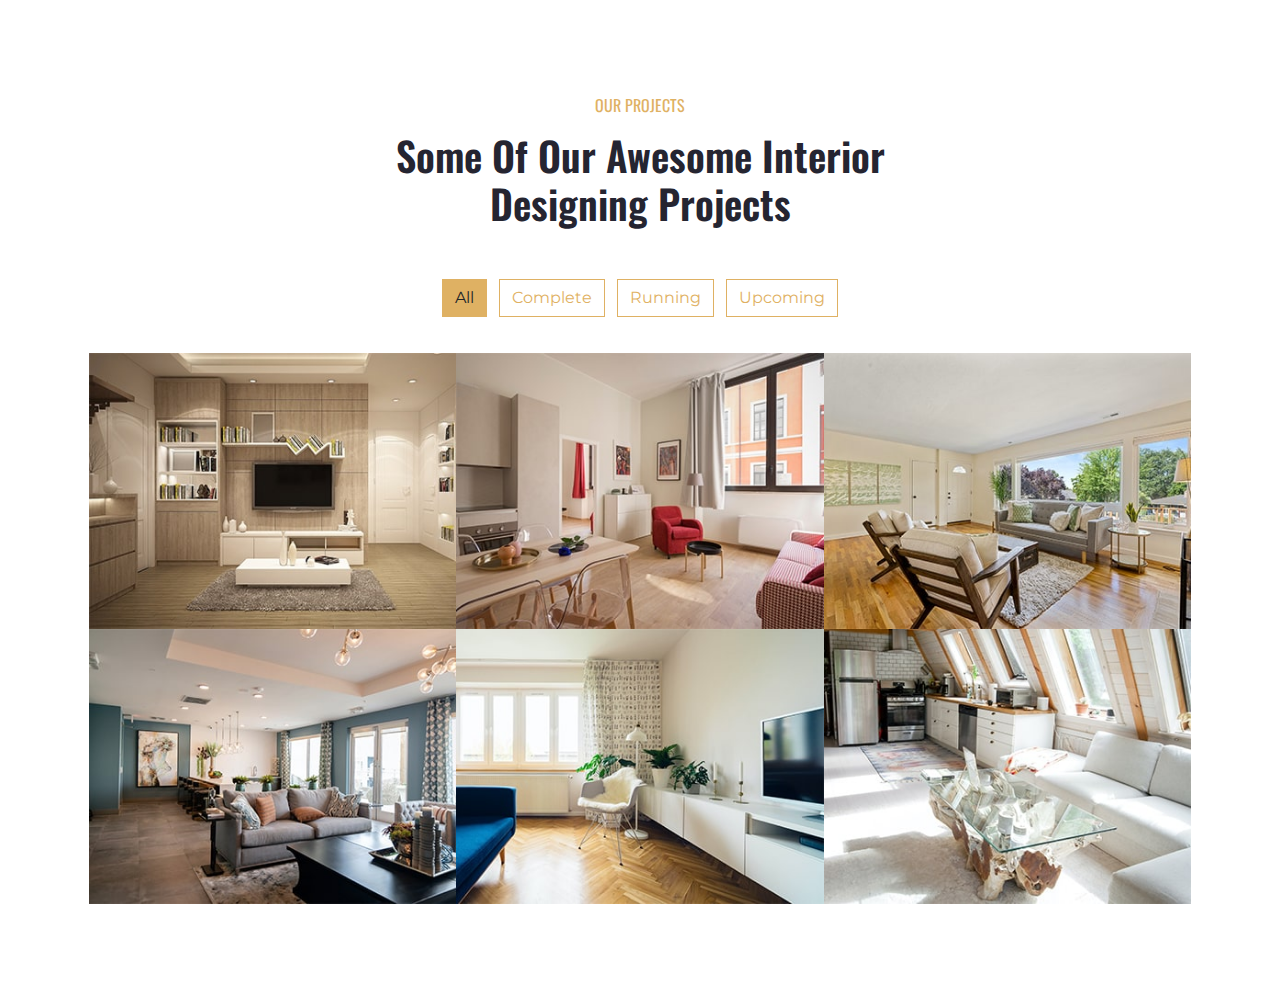
<file: project.html>
<!DOCTYPE html>
<html lang="en">

<head>
    <meta charset="utf-8">
    <title>iDESIGN - Interior Design HTML Template</title>
    <meta content="width=device-width, initial-scale=1.0" name="viewport">
    <meta content="Free HTML Templates" name="keywords">
    <meta content="Free HTML Templates" name="description">

    <!-- Favicon -->
    <link href="img/favicon.ico" rel="icon">

    <!-- Google Web Fonts -->
    <link href="https://fonts.googleapis.com/css2?family=Montserrat&family=Oswald:wght@400;500;600&display=swap" rel="stylesheet"> 

    <!-- Font Awesome -->
    <link href="https://cdnjs.cloudflare.com/ajax/libs/font-awesome/5.10.0/css/all.min.css" rel="stylesheet">

    <!-- Flaticon Font -->
    <link href="lib/flaticon/font/flaticon.css" rel="stylesheet">

    <!-- Libraries Stylesheet -->
    <link href="lib/owlcarousel/assets/owl.carousel.min.css" rel="stylesheet">
    <link href="lib/lightbox/css/lightbox.min.css" rel="stylesheet">

    <!-- Customized Bootstrap Stylesheet -->
    <link href="css/style.css" rel="stylesheet">
</head>

<body>
   <!-- Projects Start -->
  <div class="container-fluid py-5">
    <div class="container py-5">
      <div class="row justify-content-center">
        <div class="col-lg-6 col-md-8 col text-center mb-4">
          <h6 class="text-primary font-weight-normal text-uppercase mb-3">Our Projects</h6>
          <h1 class="mb-4">Some Of Our Awesome Interior Designing Projects</h1>
        </div>
      </div>
      <div class="row">
        <div class="col-12 text-center mb-2">
          <ul class="list-inline mb-4" id="portfolio-flters">
            <li class="btn btn-outline-primary m-1 active" data-filter="*">All</li>
            <li class="btn btn-outline-primary m-1" data-filter=".first">Complete</li>
            <li class="btn btn-outline-primary m-1" data-filter=".second">Running</li>
            <li class="btn btn-outline-primary m-1" data-filter=".third">Upcoming</li>
          </ul>
        </div>
      </div>
      <div class="row mx-1 portfolio-container">
        <div class="col-lg-4 col-md-6 col-sm-12 p-0 portfolio-item first">
          <div class="position-relative overflow-hidden">
            <div class="portfolio-img d-flex align-items-center justify-content-center">
              <img class="img-fluid" src="img/portfolio-1.jpg" alt="">
            </div>
            <div class="portfolio-text bg-secondary d-flex flex-column align-items-center justify-content-center">
              <h4 class="text-white mb-4">Cosgroove Wuse II</h4>
              <div class="d-flex align-items-center justify-content-center">
                <a class="btn btn-outline-primary m-1" href="">
                  <i class="fa fa-link"></i>
                </a>
                <a class="btn btn-outline-primary m-1" href="img/portfolio-1.jpg" data-lightbox="portfolio">
                  <i class="fa fa-eye"></i>
                </a>
              </div>
            </div>
          </div>
        </div>
        <div class="col-lg-4 col-md-6 col-sm-12 p-0 portfolio-item second">
          <div class="position-relative overflow-hidden">
            <div class="portfolio-img d-flex align-items-center justify-content-center">
              <img class="img-fluid" src="img/portfolio-2.jpg" alt="">
            </div>
            <div class="portfolio-text bg-secondary d-flex flex-column align-items-center justify-content-center">
              <h4 class="text-white mb-4">Project Name</h4>
              <div class="d-flex align-items-center justify-content-center">
                <a class="btn btn-outline-primary m-1" href="">
                  <i class="fa fa-link"></i>
                </a>
                <a class="btn btn-outline-primary m-1" href="img/portfolio-2.jpg" data-lightbox="portfolio">
                  <i class="fa fa-eye"></i>
                </a>
              </div>
            </div>
          </div>
        </div>
        <div class="col-lg-4 col-md-6 col-sm-12 p-0 portfolio-item third">
          <div class="position-relative overflow-hidden">
            <div class="portfolio-img d-flex align-items-center justify-content-center">
              <img class="img-fluid" src="img/portfolio-3.jpg" alt="">
            </div>
            <div class="portfolio-text bg-secondary d-flex flex-column align-items-center justify-content-center">
              <h4 class="text-white mb-4">Project Name</h4>
              <div class="d-flex align-items-center justify-content-center">
                <a class="btn btn-outline-primary m-1" href="">
                  <i class="fa fa-link"></i>
                </a>
                <a class="btn btn-outline-primary m-1" href="img/portfolio-3.jpg" data-lightbox="portfolio">
                  <i class="fa fa-eye"></i>
                </a>
              </div>
            </div>
          </div>
        </div>
        <div class="col-lg-4 col-md-6 col-sm-12 p-0 portfolio-item first">
          <div class="position-relative overflow-hidden">
            <div class="portfolio-img d-flex align-items-center justify-content-center">
              <img class="img-fluid" src="img/portfolio-4.jpg" alt="">
            </div>
            <div class="portfolio-text bg-secondary d-flex flex-column align-items-center justify-content-center">
              <h4 class="text-white mb-4">Kebbi Hotel</h4>
              <div class="d-flex align-items-center justify-content-center">
                <a class="btn btn-outline-primary m-1" href="">
                  <i class="fa fa-link"></i>
                </a>
                <a class="btn btn-outline-primary m-1" href="img/portfolio-4.jpg" data-lightbox="portfolio">
                  <i class="fa fa-eye"></i>
                </a>
              </div>
            </div>
          </div>
        </div>
        <div class="col-lg-4 col-md-6 col-sm-12 p-0 portfolio-item second">
          <div class="position-relative overflow-hidden">
            <div class="portfolio-img d-flex align-items-center justify-content-center">
              <img class="img-fluid" src="img/portfolio-5.jpg" alt="">
            </div>
            <div class="portfolio-text bg-secondary d-flex flex-column align-items-center justify-content-center">
              <h4 class="text-white mb-4">Alhaji Usman Wuse II</h4>
              <div class="d-flex align-items-center justify-content-center">
                <a class="btn btn-outline-primary m-1" href="">
                  <i class="fa fa-link"></i>
                </a>
                <a class="btn btn-outline-primary m-1" href="img/portfolio-5.jpg" data-lightbox="portfolio">
                  <i class="fa fa-eye"></i>
                </a>
              </div>
            </div>
          </div>
        </div>
        <div class="col-lg-4 col-md-6 col-sm-12 p-0 portfolio-item third">
          <div class="position-relative overflow-hidden">
            <div class="portfolio-img d-flex align-items-center justify-content-center">
              <img class="img-fluid" src="img/portfolio-6.jpg" alt="">
            </div>
            <div class="portfolio-text bg-secondary d-flex flex-column align-items-center justify-content-center">
              <h4 class="text-white mb-4">Mrs Zahra, Jahi</h4>
              <div class="d-flex align-items-center justify-content-center">
                <a class="btn btn-outline-primary m-1" href="">
                  <i class="fa fa-link"></i>
                </a>
                <a class="btn btn-outline-primary m-1" href="img/portfolio-6.jpg" data-lightbox="portfolio">
                  <i class="fa fa-eye"></i>
                </a>
              </div>
            </div>
          </div>
        </div>
      </div>
    </div>
  </div>
  <!-- Projects End -->
</body>

</html>
</file>
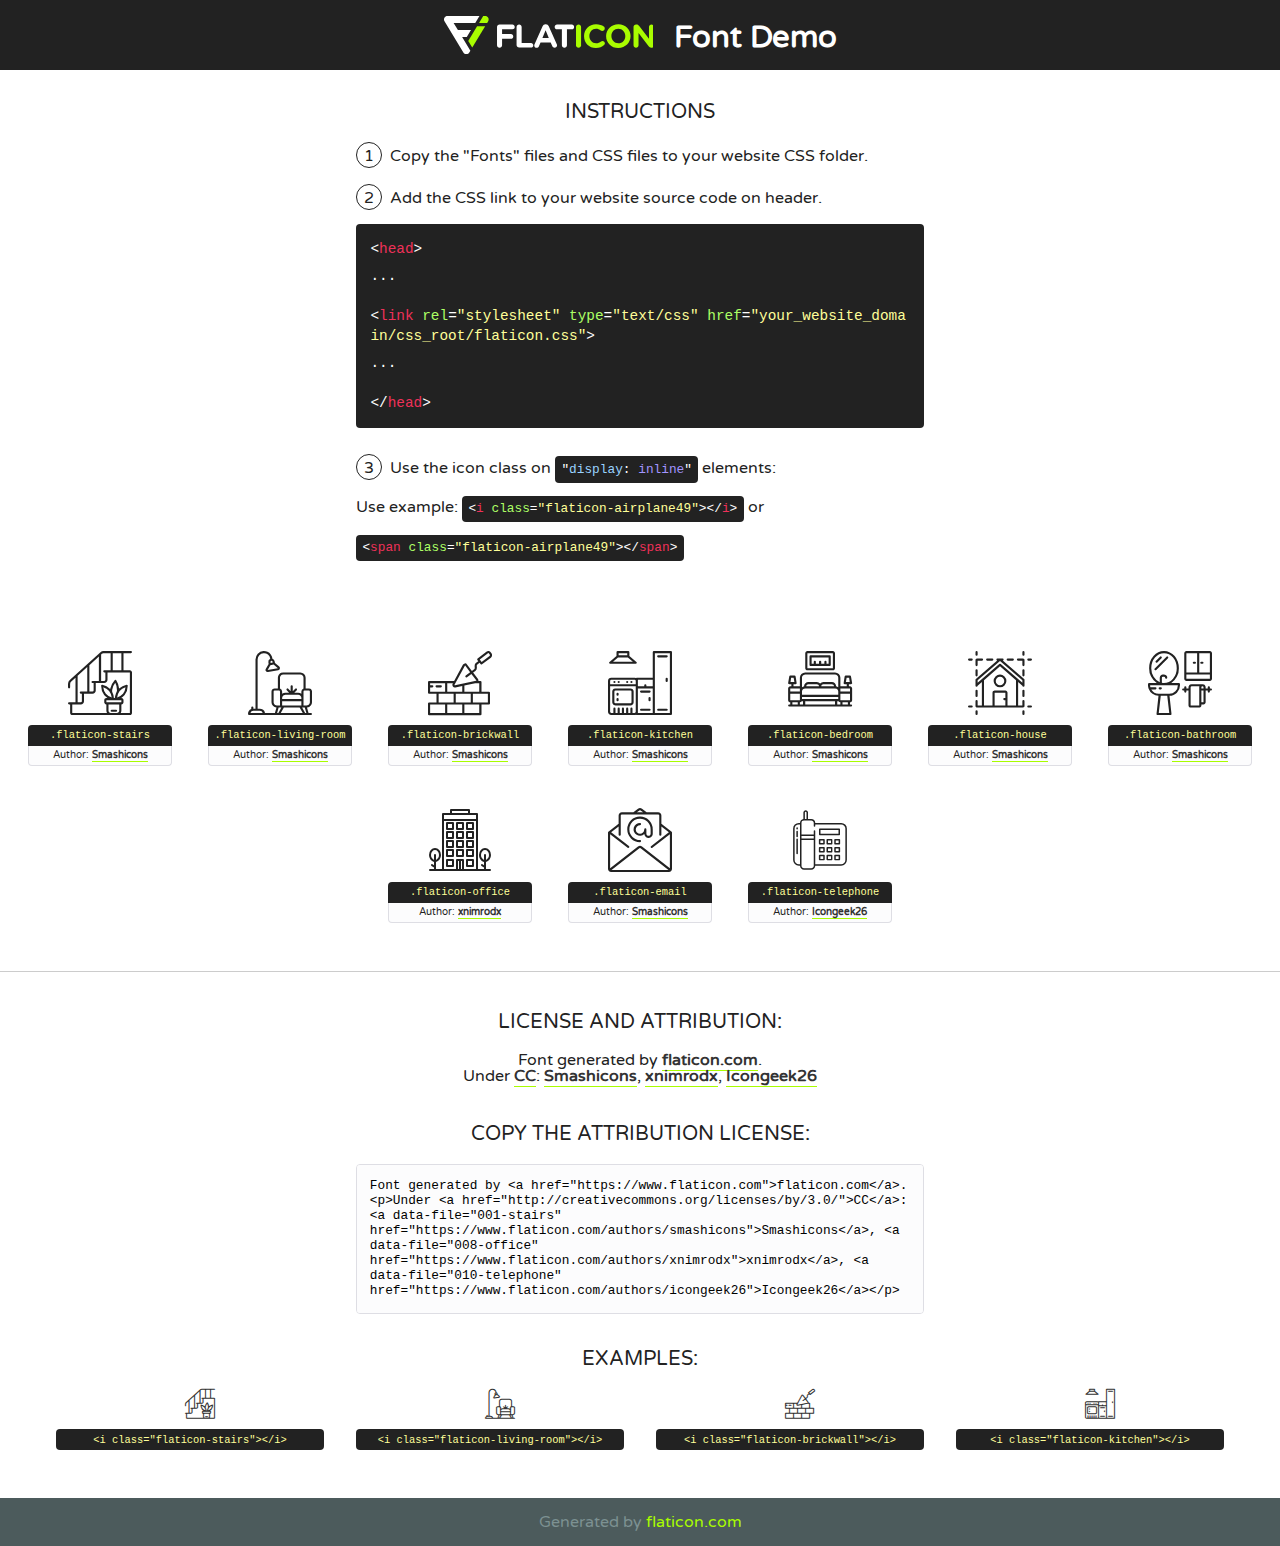
<file: lib/flaticon/font/flaticon.html>
<!DOCTYPE html>
<!--
  Flaticon icon font: Flaticon
  Creation date: 12/11/2020 10:28
-->
<html>
<!DOCTYPE html>
<html>

<head>
    <title>Flaticon WebFont</title>
    <link href="http://fonts.googleapis.com/css?family=Varela+Round" rel="stylesheet" type="text/css" />
    <link rel="stylesheet" type="text/css" href="flaticon.css">
    <meta charset="UTF-8">
    <style>
    html, body, div, span, applet, object, iframe,
    h1, h2, h3, h4, h5, h6, p, blockquote, pre,
    a, abbr, acronym, address, big, cite, code,
    del, dfn, em, img, ins, kbd, q, s, samp,
    small, strike, strong, sub, sup, tt, var,
    b, u, i, center,
    dl, dt, dd, ol, ul, li,
    fieldset, form, label, legend,
    table, caption, tbody, tfoot, thead, tr, th, td,
    article, aside, canvas, details, embed, 
    figure, figcaption, footer, header, hgroup, 
    menu, nav, output, ruby, section, summary,
    time, mark, audio, video {
        margin: 0;
        padding: 0;
        border: 0;
        font-size: 100%;
        font: inherit;
        vertical-align: baseline;
    }
    /* HTML5 display-role reset for older browsers */
    article, aside, details, figcaption, figure, 
    footer, header, hgroup, menu, nav, section {
        display: block;
    }
    body {
        line-height: 1;
    }
    ol, ul {
        list-style: none;
    }
    blockquote, q {
        quotes: none;
    }
    blockquote:before, blockquote:after,
    q:before, q:after {
        content: '';
        content: none;
    }
    table {
        border-collapse: collapse;
        border-spacing: 0;
    }
    body {
        font-family: 'Varela Round', Helvetica, Arial, sans-serif;
        font-size: 16px;
        color: #222;
    }
    a {
        color: #333;
        border-bottom: 1px solid #a9fd00;
        font-weight: bold;
        text-decoration: none;
    }
    * {
        -moz-box-sizing: border-box;
        -webkit-box-sizing: border-box;
        box-sizing: border-box;
        margin: 0;
        padding: 0;
    }
    [class^="flaticon-"]:before, [class*=" flaticon-"]:before, [class^="flaticon-"]:after, [class*=" flaticon-"]:after {
        font-family: Flaticon;
        font-size: 30px;
        font-style: normal;
        margin-left: 20px;
        color: #333;
    }
    .wrapper {
        max-width: 600px;
        margin: auto;
        padding: 0 1em;
    }
    .title {
        font-size: 1.25em;
        text-align: center;
        margin-bottom: 1em;
        text-transform: uppercase;
    }
    header {
        text-align: center;
        background-color: #222;
        color: #fff;
        padding: 1em;
    }
    header .logo {
        width: 210px;
        height: 38px;
        display: inline-block;
        vertical-align: middle;
        margin-right: 1em;
        border: none;
    }
    header strong {
        font-size: 1.95em;
        font-weight: bold;
        vertical-align: middle;
        margin-top: 5px;
        display: inline-block;
    }
    .demo {
        margin: 2em auto;
        line-height: 1.25em;
    }
    .demo ul li {
        margin-bottom: 1em;
    }
    .demo ul li .num {
        color: #222;
        border-radius: 20px;
        display: inline-block;
        width: 26px;
        padding: 3px;
        height: 26px;
        text-align: center;
        margin-right: 0.5em;
        border: 1px solid #222;
    }
    .demo ul li code {
        background-color: #222;
        border-radius: 4px;
        padding: 0.25em 0.5em;
        display: inline-block;
        color: #fff;
        font-family: Consolas,Monaco,Lucida Console,Liberation Mono,DejaVu Sans Mono,Bitstream Vera Sans Mono,Courier New, monospace;
        font-weight: lighter;
        margin-top: 1em;
        font-size: 0.8em;
        word-break: break-all;
    }
    .demo ul li code.big {
        padding: 1em;
        font-size: 0.9em;
    }
    .demo ul li code .red {
        color: #EF3159;
    }
    .demo ul li code .green {
        color: #ACFF65;
    }
    .demo ul li code .yellow {
        color: #FFFF99;
    }
    .demo ul li code .blue {
        color: #99D3FF;
    }
    .demo ul li code .purple {
        color: #A295FF;
    }
    .demo ul li code .dots {
        margin-top: 0.5em;
        display: block;
    }
    #glyphs {
        border-bottom: 1px solid #ccc;
        padding: 2em 0;
        text-align: center;
    }
    .glyph {
        display: inline-block;
        width: 9em;
        margin: 1em;
        text-align: center;
        vertical-align: top;
        background: #FFF;
    }
    .glyph .glyph-icon {
        padding: 10px;
        display: block;
        font-family:"Flaticon";
        font-size: 64px;
        line-height: 1;
    }
    .glyph .glyph-icon:before {
        font-size: 64px;
        color: #222;
        margin-left: 0;
    }
    .class-name {
        font-size: 0.65em;
        background-color: #222;
        color: #fff;
        border-radius: 4px 4px 0 0;
        padding: 0.5em;
        color: #FFFF99;
        font-family: Consolas,Monaco,Lucida Console,Liberation Mono,DejaVu Sans Mono,Bitstream Vera Sans Mono,Courier New, monospace;
    }
    .author-name {
        font-size: 0.6em;
        background-color: #fcfcfd;
        border: 1px solid #DEDEE4;
        border-top: 0;
        border-radius: 0 0 4px 4px;
        padding: 0.5em;
    }
    .class-name:last-child {
        font-size: 10px;
        color:#888;
    }
    .class-name:last-child a {
        font-size: 10px;
        color:#555;
    }
    .class-name:last-child a:hover {
        color:#a9fd00;
    }
    .glyph > input {
        display: block;
        width: 100px;
        margin: 5px auto;
        text-align: center;
        font-size: 12px;
        cursor: text;
    }
    .glyph > input.icon-input {
        font-family:"Flaticon";
        font-size: 16px;
        margin-bottom: 10px;
    }
    .attribution .title {
        margin-top: 2em;
    }
    .attribution textarea {
        background-color: #fcfcfd;
        padding: 1em;
        border: none;
        box-shadow: none;
        border: 1px solid #DEDEE4;
        border-radius: 4px;
        resize: none;
        width: 100%;
        height: 150px;
        font-size: 0.8em;
        font-family: Consolas,Monaco,Lucida Console,Liberation Mono,DejaVu Sans Mono,Bitstream Vera Sans Mono,Courier New, monospace;
        -webkit-appearance: none;
    }
    .iconsuse {
        margin: 2em auto;
        text-align: center;
        max-width: 1200px;
    }
    .iconsuse:after {
        content: '';
        display: table;
        clear: both;
    }
    .iconsuse .image {
        float: left;
        width: 25%;
        padding: 0 1em;
    }
    .iconsuse .image p {
        margin-bottom: 1em;
    }
    .iconsuse .image span {
        display: block;
        font-size: 0.65em;
        background-color: #222;
        color: #fff;
        border-radius: 4px;
        padding: 0.5em;
        color: #FFFF99;
        margin-top: 1em;
        font-family: Consolas,Monaco,Lucida Console,Liberation Mono,DejaVu Sans Mono,Bitstream Vera Sans Mono,Courier New, monospace;
    }
    #footer {
        text-align: center;
        background-color: #4C5B5C;
        color: #7c9192;
        padding: 1em;
    }
    #footer a {
        border: none;
        color: #a9fd00;
        font-weight: normal;
    }
    @media (max-width: 960px) {
        .iconsuse .image {
            width: 50%;
        }
    }
    @media (max-width: 560px) {
        .iconsuse .image {
            width: 100%;
        }
    }
    </style>
</head>

<body class="characters-off">

    <header>
        <a href="https://www.flaticon.com" target="_blank" class="logo">
            <svg version="1.1" xmlns="http://www.w3.org/2000/svg" xmlns:xlink="http://www.w3.org/1999/xlink" xmlns:a="http://ns.adobe.com/AdobeSVGViewerExtensions/3.0/" viewBox="0 0 560.875 102.036" enable-background="new 0 0 560.875 102.036" xml:space="preserve">
                <defs>
                </defs>
                <g>
                    <g class="letters">
                        <path fill="#ffffff" d="M141.596,29.675c0-3.777,2.985-6.767,6.764-6.767h34.438c3.426,0,6.15,2.728,6.15,6.15
                        c0,3.43-2.724,6.149-6.15,6.149h-27.674v13.091h23.719c3.429,0,6.151,2.724,6.151,6.15c0,3.43-2.723,6.149-6.151,6.149h-23.719
                        v17.574c0,3.773-2.986,6.761-6.764,6.761c-3.779,0-6.764-2.989-6.764-6.761V29.675z"></path>
                        <path fill="#ffffff" d="M193.844,29.149c0-3.781,2.985-6.767,6.764-6.767c3.776,0,6.763,2.985,6.763,6.767v42.957h25.039
                        c3.426,0,6.149,2.726,6.149,6.153c0,3.425-2.723,6.15-6.149,6.15h-31.802c-3.779,0-6.764-2.986-6.764-6.768V29.149z"></path>
                        <path fill="#ffffff" d="M241.891,75.71l21.438-48.407c1.492-3.341,4.215-5.357,7.906-5.357h0.792
                        c3.686,0,6.323,2.017,7.815,5.357l21.439,48.407c0.436,0.967,0.701,1.845,0.701,2.723c0,3.602-2.809,6.501-6.414,6.501
                        c-3.161,0-5.269-1.845-6.499-4.655l-4.132-9.661h-27.059l-4.301,10.102c-1.144,2.631-3.426,4.214-6.237,4.214
                        c-3.517,0-6.24-2.81-6.24-6.325C241.1,77.64,241.451,76.677,241.891,75.71z M279.932,58.666l-8.521-20.297l-8.526,20.297H279.932
                        z"></path>
                        <path fill="#ffffff" d="M314.864,35.387H301.86c-3.429,0-6.239-2.813-6.239-6.238c0-3.429,2.811-6.24,6.239-6.24h39.533
                        c3.426,0,6.237,2.811,6.237,6.24c0,3.425-2.811,6.238-6.237,6.238h-13.001v42.785c0,3.773-2.99,6.761-6.764,6.761
                        c-3.779,0-6.764-2.989-6.764-6.761V35.387z"></path>
                        <path fill="#A9FD00" d="M352.615,29.149c0-3.781,2.985-6.767,6.767-6.767c3.774,0,6.761,2.985,6.761,6.767v49.024
                        c0,3.773-2.987,6.761-6.761,6.761c-3.781,0-6.767-2.989-6.767-6.761V29.149z"></path>
                        <path fill="#A9FD00" d="M374.132,53.836v-0.179c0-17.481,13.178-31.801,32.065-31.801c9.22,0,15.459,2.458,20.557,6.238
                        c1.402,1.054,2.637,2.985,2.637,5.357c0,3.692-2.985,6.59-6.681,6.59c-1.845,0-3.071-0.702-4.044-1.319
                        c-3.776-2.813-7.729-4.393-12.562-4.393c-10.364,0-17.831,8.611-17.831,19.154v0.173c0,10.542,7.291,19.329,17.831,19.329
                        c5.715,0,9.492-1.756,13.359-4.834c1.049-0.874,2.458-1.491,4.039-1.491c3.429,0,6.325,2.813,6.325,6.236
                        c0,2.106-1.056,3.78-2.282,4.834c-5.539,4.834-12.036,7.733-21.878,7.733C387.572,85.464,374.132,71.493,374.132,53.836z"></path>
                        <path fill="#A9FD00" d="M433.009,53.836v-0.179c0-17.481,13.79-31.801,32.766-31.801c18.981,0,32.592,14.143,32.592,31.628v0.173
                        c0,17.483-13.785,31.807-32.769,31.807C446.625,85.464,433.009,71.32,433.009,53.836z M484.224,53.836v-0.179
                        c0-10.539-7.725-19.326-18.626-19.326c-10.893,0-18.449,8.611-18.449,19.154v0.173c0,10.542,7.73,19.329,18.626,19.329
                        C476.676,72.986,484.224,64.378,484.224,53.836z"></path>
                        <path fill="#A9FD00" d="M506.233,29.321c0-3.774,2.99-6.763,6.767-6.763h1.401c3.252,0,5.183,1.583,7.029,3.953l26.093,34.265
                        V29.059c0-3.692,2.99-6.677,6.681-6.677c3.683,0,6.671,2.985,6.671,6.677v48.934c0,3.78-2.987,6.765-6.764,6.765h-0.436
                        c-3.257,0-5.188-1.581-7.034-3.953l-27.056-35.492v32.944c0,3.687-2.985,6.676-6.678,6.676c-3.683,0-6.673-2.989-6.673-6.676
                        V29.321z"></path>
                    </g>
                    <g class="insignia">
                        <path fill="#ffffff" d="M48.372,56.137h12.517l11.156-18.537H37.186L25.688,18.539h57.825L94.668,0H9.271
                        C5.925,0,2.842,1.801,1.198,4.716c-1.644,2.907-1.593,6.482,0.134,9.343l50.38,83.501c1.678,2.781,4.689,4.476,7.938,4.476
                        c3.246,0,6.257-1.695,7.935-4.476l2.898-4.804L48.372,56.137z"></path>
                        <g class="i">
                            <path fill="#A9FD00" d="M93.575,18.539h0.031v0.004l21.652,0.004l2.705-4.488c1.727-2.861,1.778-6.436,0.133-9.343
                            C116.454,1.801,113.371,0,110.026,0h-5.294L93.575,18.539z"></path>
                            <polygon fill="#A9FD00" points="88.291,27.356 64.725,66.486 75.519,84.404 109.942,27.356"></polygon>
                        </g>
                    </g>
                </g>
            </svg>
        </a>
        <strong>Font Demo</strong>
    </header>


    <section class="demo wrapper">

        <p class="title">Instructions</p>

        <ul>
            <li>
                <span class="num">1</span>Copy the "Fonts" files and CSS files to your website CSS folder.
            </li>
            <li>
                <span class="num">2</span>Add the CSS link to your website source code on header.
                <code class="big">
                    &lt;<span class="red">head</span>&gt;
                    <br/><span class="dots">...</span>
                    <br/>&lt;<span class="red">link</span> <span class="green">rel</span>=<span class="yellow">"stylesheet"</span> <span class="green">type</span>=<span class="yellow">"text/css"</span> <span class="green">href</span>=<span class="yellow">"your_website_domain/css_root/flaticon.css"</span>&gt;
                    <br/><span class="dots">...</span>
                    <br/>&lt;/<span class="red">head</span>&gt;
                </code>
            </li>

            <li>
                <p>
                    <span class="num">3</span>Use the icon class on <code>"<span class="blue">display</span>:<span class="purple"> inline</span>"</code> elements:
                    <br />
                    Use example: <code>&lt;<span class="red">i</span> <span class="green">class</span>=<span class="yellow">&quot;flaticon-airplane49&quot;</span>&gt;&lt;/<span class="red">i</span>&gt;</code> or <code>&lt;<span class="red">span</span> <span class="green">class</span>=<span class="yellow">&quot;flaticon-airplane49&quot;</span>&gt;&lt;/<span class="red">span</span>&gt;</code>
            </li>
        </ul>

    </section>




   <section id="glyphs">          
    
      
        <div class="glyph"><div class="glyph-icon flaticon-stairs"></div>
            <div class="class-name">.flaticon-stairs</div>
            <div class="author-name">Author: <a data-file="001-stairs" href="https://www.flaticon.com/authors/smashicons">Smashicons</a> </div> 
        </div>        
        
        <div class="glyph"><div class="glyph-icon flaticon-living-room"></div>
            <div class="class-name">.flaticon-living-room</div>
            <div class="author-name">Author: <a data-file="002-living-room" href="https://www.flaticon.com/authors/smashicons">Smashicons</a> </div> 
        </div>        
        
        <div class="glyph"><div class="glyph-icon flaticon-brickwall"></div>
            <div class="class-name">.flaticon-brickwall</div>
            <div class="author-name">Author: <a data-file="003-brickwall" href="https://www.flaticon.com/authors/smashicons">Smashicons</a> </div> 
        </div>        
        
        <div class="glyph"><div class="glyph-icon flaticon-kitchen"></div>
            <div class="class-name">.flaticon-kitchen</div>
            <div class="author-name">Author: <a data-file="004-kitchen" href="https://www.flaticon.com/authors/smashicons">Smashicons</a> </div> 
        </div>        
        
        <div class="glyph"><div class="glyph-icon flaticon-bedroom"></div>
            <div class="class-name">.flaticon-bedroom</div>
            <div class="author-name">Author: <a data-file="005-bedroom" href="https://www.flaticon.com/authors/smashicons">Smashicons</a> </div> 
        </div>        
        
        <div class="glyph"><div class="glyph-icon flaticon-house"></div>
            <div class="class-name">.flaticon-house</div>
            <div class="author-name">Author: <a data-file="006-house" href="https://www.flaticon.com/authors/smashicons">Smashicons</a> </div> 
        </div>        
        
        <div class="glyph"><div class="glyph-icon flaticon-bathroom"></div>
            <div class="class-name">.flaticon-bathroom</div>
            <div class="author-name">Author: <a data-file="007-bathroom" href="https://www.flaticon.com/authors/smashicons">Smashicons</a> </div> 
        </div>        
        
        <div class="glyph"><div class="glyph-icon flaticon-office"></div>
            <div class="class-name">.flaticon-office</div>
            <div class="author-name">Author: <a data-file="008-office" href="https://www.flaticon.com/authors/xnimrodx">xnimrodx</a> </div> 
        </div>        
        
        <div class="glyph"><div class="glyph-icon flaticon-email"></div>
            <div class="class-name">.flaticon-email</div>
            <div class="author-name">Author: <a data-file="009-email" href="https://www.flaticon.com/authors/smashicons">Smashicons</a> </div> 
        </div>        
        
        <div class="glyph"><div class="glyph-icon flaticon-telephone"></div>
            <div class="class-name">.flaticon-telephone</div>
            <div class="author-name">Author: <a data-file="010-telephone" href="https://www.flaticon.com/authors/icongeek26">Icongeek26</a> </div> 
        </div>        
        

    </section>



    <section class="attribution wrapper"   style="text-align:center;">

      <div class="title">License and attribution:</div><div class="attrDiv">Font generated by <a href="https://www.flaticon.com">flaticon.com</a>. <div><p>Under <a href="http://creativecommons.org/licenses/by/3.0/">CC</a>: <a data-file="001-stairs" href="https://www.flaticon.com/authors/smashicons">Smashicons</a>, <a data-file="008-office" href="https://www.flaticon.com/authors/xnimrodx">xnimrodx</a>, <a data-file="010-telephone" href="https://www.flaticon.com/authors/icongeek26">Icongeek26</a></p>  </div>
      </div>
      <div class="title">Copy the Attribution License:</div>

    <textarea onclick="this.focus();this.select();">Font generated by &lt;a href=&quot;https://www.flaticon.com&quot;&gt;flaticon.com&lt;/a&gt;. <p>Under <a href="http://creativecommons.org/licenses/by/3.0/">CC</a>: <a data-file="001-stairs" href="https://www.flaticon.com/authors/smashicons">Smashicons</a>, <a data-file="008-office" href="https://www.flaticon.com/authors/xnimrodx">xnimrodx</a>, <a data-file="010-telephone" href="https://www.flaticon.com/authors/icongeek26">Icongeek26</a></p>  
     </textarea>

    </section>

    <section class="iconsuse">

          <div class="title">Examples:</div>            
             
            <div class="image">
                <p>
                    <i class="glyph-icon flaticon-stairs"></i> 
                    <span>&lt;i class=&quot;flaticon-stairs&quot;&gt;&lt;/i&gt;</span>
                </p>
            </div>
            
            <div class="image">
                <p>
                    <i class="glyph-icon flaticon-living-room"></i> 
                    <span>&lt;i class=&quot;flaticon-living-room&quot;&gt;&lt;/i&gt;</span>
                </p>
            </div>
            
            <div class="image">
                <p>
                    <i class="glyph-icon flaticon-brickwall"></i> 
                    <span>&lt;i class=&quot;flaticon-brickwall&quot;&gt;&lt;/i&gt;</span>
                </p>
            </div>
            
            <div class="image">
                <p>
                    <i class="glyph-icon flaticon-kitchen"></i> 
                    <span>&lt;i class=&quot;flaticon-kitchen&quot;&gt;&lt;/i&gt;</span>
                </p>
            </div>
                       
        </div>
                            
    </section>

<div id="footer">
    <div>Generated by <a href="https://www.flaticon.com">flaticon.com</a>
    </div>
</div>



</body>
</html>
</file>
<file: lib/flaticon/font/flaticon.css>
/*
  	Flaticon icon font: Flaticon
  	Creation date: 12/11/2020 10:28
  	*/

@font-face {
  font-family: "Flaticon";
  src: url("./Flaticon.eot");
  src: url("./Flaticon.eot?#iefix") format("embedded-opentype"),
       url("./Flaticon.woff2") format("woff2"),
       url("./Flaticon.woff") format("woff"),
       url("./Flaticon.ttf") format("truetype"),
       url("./Flaticon.svg#Flaticon") format("svg");
  font-weight: normal;
  font-style: normal;
}

@media screen and (-webkit-min-device-pixel-ratio:0) {
  @font-face {
    font-family: "Flaticon";
    src: url("./Flaticon.svg#Flaticon") format("svg");
  }
}

[class^="flaticon-"]:before, [class*=" flaticon-"]:before,
[class^="flaticon-"]:after, [class*=" flaticon-"]:after {   
  font-family: Flaticon;
        font-size: 20px;
font-style: normal;
margin-left: 20px;
}

.flaticon-stairs:before { content: "\f100"; }
.flaticon-living-room:before { content: "\f101"; }
.flaticon-brickwall:before { content: "\f102"; }
.flaticon-kitchen:before { content: "\f103"; }
.flaticon-bedroom:before { content: "\f104"; }
.flaticon-house:before { content: "\f105"; }
.flaticon-bathroom:before { content: "\f106"; }
.flaticon-office:before { content: "\f107"; }
.flaticon-email:before { content: "\f108"; }
.flaticon-telephone:before { content: "\f109"; }
</file>
<file: css/style.css>
/******* Bootstrap Theming ********/
/*!
 * Bootstrap v4.5.3 (https://getbootstrap.com/)
 * Copyright 2011-2020 The Bootstrap Authors
 * Copyright 2011-2020 Twitter, Inc.
 * Licensed under MIT (https://github.com/twbs/bootstrap/blob/main/LICENSE)
 */
:root {
  --blue: #007bff;
  --indigo: #6610f2;
  --purple: #6f42c1;
  --pink: #e83e8c;
  --red: #dc3545;
  --orange: #fd7e14;
  --yellow: #ffc107;
  --green: #28a745;
  --teal: #20c997;
  --cyan: #17a2b8;
  --white: #fff;
  --gray: #6c757d;
  --gray-dark: #343a40;
  --primary: #DFB163;
  --secondary: #252531;
  --success: #28a745;
  --info: #17a2b8;
  --warning: #ffc107;
  --danger: #dc3545;
  --light: #F3F6FF;
  --dark: #181818;
  --breakpoint-xs: 0;
  --breakpoint-sm: 576px;
  --breakpoint-md: 768px;
  --breakpoint-lg: 992px;
  --breakpoint-xl: 1200px;
  --font-family-sans-serif: "Montserrat", sans-serif;
  --font-family-monospace: SFMono-Regular, Menlo, Monaco, Consolas, "Liberation Mono", "Courier New", monospace;
}

*,
*::before,
*::after {
  box-sizing: border-box;
}

html {
  font-family: sans-serif;
  line-height: 1.15;
  -webkit-text-size-adjust: 100%;
  -webkit-tap-highlight-color: rgba(0, 0, 0, 0);
}

article,
aside,
figcaption,
figure,
footer,
header,
hgroup,
main,
nav,
section {
  display: block;
}

body {
  margin: 0;
  font-family: "Montserrat", sans-serif;
  font-size: 1rem;
  font-weight: 400;
  line-height: 1.5;
  color: #777777;
  text-align: left;
  background-color: #fff;
}

[tabindex="-1"]:focus:not(:focus-visible) {
  outline: 0 !important;
}

hr {
  box-sizing: content-box;
  height: 0;
  overflow: visible;
}

h1,
h2,
h3,
h4,
h5,
h6 {
  margin-top: 0;
  margin-bottom: 0.5rem;
}

p {
  margin-top: 0;
  margin-bottom: 1rem;
}

abbr[title],
abbr[data-original-title] {
  text-decoration: underline;
  text-decoration: underline dotted;
  cursor: help;
  border-bottom: 0;
  text-decoration-skip-ink: none;
}

address {
  margin-bottom: 1rem;
  font-style: normal;
  line-height: inherit;
}

ol,
ul,
dl {
  margin-top: 0;
  margin-bottom: 1rem;
}

ol ol,
ul ul,
ol ul,
ul ol {
  margin-bottom: 0;
}

dt {
  font-weight: 700;
}

dd {
  margin-bottom: .5rem;
  margin-left: 0;
}

blockquote {
  margin: 0 0 1rem;
}

b,
strong {
  font-weight: bolder;
}

small {
  font-size: 80%;
}

sub,
sup {
  position: relative;
  font-size: 75%;
  line-height: 0;
  vertical-align: baseline;
}

sub {
  bottom: -.25em;
}

sup {
  top: -.5em;
}

a {
  color: #DFB163;
  text-decoration: none;
  background-color: transparent;
}

a:hover {
  color: #cc902a;
  text-decoration: underline;
}

a:not([href]):not([class]) {
  color: inherit;
  text-decoration: none;
}

a:not([href]):not([class]):hover {
  color: inherit;
  text-decoration: none;
}

pre,
code,
kbd,
samp {
  font-family: SFMono-Regular, Menlo, Monaco, Consolas, "Liberation Mono", "Courier New", monospace;
  font-size: 1em;
}

pre {
  margin-top: 0;
  margin-bottom: 1rem;
  overflow: auto;
  -ms-overflow-style: scrollbar;
}

figure {
  margin: 0 0 1rem;
}

img {
  vertical-align: middle;
  border-style: none;
}

svg {
  overflow: hidden;
  vertical-align: middle;
}

table {
  border-collapse: collapse;
}

caption {
  padding-top: 0.75rem;
  padding-bottom: 0.75rem;
  color: #6c757d;
  text-align: left;
  caption-side: bottom;
}

th {
  text-align: inherit;
  text-align: -webkit-match-parent;
}

label {
  display: inline-block;
  margin-bottom: 0.5rem;
}

button {
  border-radius: 0;
}

button:focus {
  outline: 1px dotted;
  outline: 5px auto -webkit-focus-ring-color;
}

input,
button,
select,
optgroup,
textarea {
  margin: 0;
  font-family: inherit;
  font-size: inherit;
  line-height: inherit;
}

button,
input {
  overflow: visible;
}

button,
select {
  text-transform: none;
}

[role="button"] {
  cursor: pointer;
}

select {
  word-wrap: normal;
}

button,
[type="button"],
[type="reset"],
[type="submit"] {
  -webkit-appearance: button;
}

button:not(:disabled),
[type="button"]:not(:disabled),
[type="reset"]:not(:disabled),
[type="submit"]:not(:disabled) {
  cursor: pointer;
}

button::-moz-focus-inner,
[type="button"]::-moz-focus-inner,
[type="reset"]::-moz-focus-inner,
[type="submit"]::-moz-focus-inner {
  padding: 0;
  border-style: none;
}

input[type="radio"],
input[type="checkbox"] {
  box-sizing: border-box;
  padding: 0;
}

textarea {
  overflow: auto;
  resize: vertical;
}

fieldset {
  min-width: 0;
  padding: 0;
  margin: 0;
  border: 0;
}

legend {
  display: block;
  width: 100%;
  max-width: 100%;
  padding: 0;
  margin-bottom: .5rem;
  font-size: 1.5rem;
  line-height: inherit;
  color: inherit;
  white-space: normal;
}

@media (max-width: 1200px) {
  legend {
    font-size: calc(1.275rem + 0.3vw);
  }
}

progress {
  vertical-align: baseline;
}

[type="number"]::-webkit-inner-spin-button,
[type="number"]::-webkit-outer-spin-button {
  height: auto;
}

[type="search"] {
  outline-offset: -2px;
  -webkit-appearance: none;
}

[type="search"]::-webkit-search-decoration {
  -webkit-appearance: none;
}

::-webkit-file-upload-button {
  font: inherit;
  -webkit-appearance: button;
}

output {
  display: inline-block;
}

summary {
  display: list-item;
  cursor: pointer;
}

template {
  display: none;
}

[hidden] {
  display: none !important;
}

h1,
h2,
h3,
h4,
h5,
h6,
.h1,
.h2,
.h3,
.h4,
.h5,
.h6 {
  margin-bottom: 0.5rem;
  font-family: "Oswald", sans-serif;
  font-weight: 500;
  line-height: 1.2;
  color: #252531;
}

h1,
.h1 {
  font-size: 2.5rem;
}

@media (max-width: 1200px) {

  h1,
  .h1 {
    font-size: calc(1.375rem + 1.5vw);
  }
}

h2,
.h2 {
  font-size: 2rem;
}

@media (max-width: 1200px) {

  h2,
  .h2 {
    font-size: calc(1.325rem + 0.9vw);
  }
}

h3,
.h3 {
  font-size: 1.75rem;
}

@media (max-width: 1200px) {

  h3,
  .h3 {
    font-size: calc(1.3rem + 0.6vw);
  }
}

h4,
.h4 {
  font-size: 1.5rem;
}

@media (max-width: 1200px) {

  h4,
  .h4 {
    font-size: calc(1.275rem + 0.3vw);
  }
}

h5,
.h5 {
  font-size: 1.25rem;
}

h6,
.h6 {
  font-size: 1rem;
}

.lead {
  font-size: 1.25rem;
  font-weight: 300;
}

.display-1 {
  font-size: 6rem;
  font-weight: 300;
  line-height: 1.2;
}

@media (max-width: 1200px) {
  .display-1 {
    font-size: calc(1.725rem + 5.7vw);
  }
}

.display-2 {
  font-size: 5.5rem;
  font-weight: 300;
  line-height: 1.2;
}

@media (max-width: 1200px) {
  .display-2 {
    font-size: calc(1.675rem + 5.1vw);
  }
}

.display-3 {
  font-size: 4.5rem;
  font-weight: 300;
  line-height: 1.2;
}

@media (max-width: 1200px) {
  .display-3 {
    font-size: calc(1.575rem + 3.9vw);
  }
}

.display-4 {
  font-size: 3.5rem;
  font-weight: 300;
  line-height: 1.2;
}

@media (max-width: 1200px) {
  .display-4 {
    font-size: calc(1.475rem + 2.7vw);
  }
}

hr {
  margin-top: 1rem;
  margin-bottom: 1rem;
  border: 0;
  border-top: 1px solid rgba(0, 0, 0, 0.1);
}

small,
.small {
  font-size: 80%;
  font-weight: 400;
}

mark,
.mark {
  padding: 0.2em;
  background-color: #fcf8e3;
}

.list-unstyled {
  padding-left: 0;
  list-style: none;
}

.list-inline {
  padding-left: 0;
  list-style: none;
}

.list-inline-item {
  display: inline-block;
}

.list-inline-item:not(:last-child) {
  margin-right: 0.5rem;
}

.initialism {
  font-size: 90%;
  text-transform: uppercase;
}

.blockquote {
  margin-bottom: 1rem;
  font-size: 1.25rem;
}

.blockquote-footer {
  display: block;
  font-size: 80%;
  color: #6c757d;
}

.blockquote-footer::before {
  content: "\2014\00A0";
}

.img-fluid {
  max-width: 100%;
  height: auto;
}

.img-thumbnail {
  padding: 0.25rem;
  background-color: #fff;
  border: 1px solid #dee2e6;
  max-width: 100%;
  height: auto;
}

.figure {
  display: inline-block;
}

.figure-img {
  margin-bottom: 0.5rem;
  line-height: 1;
}

.figure-caption {
  font-size: 90%;
  color: #6c757d;
}

code {
  font-size: 87.5%;
  color: #e83e8c;
  word-wrap: break-word;
}

a>code {
  color: inherit;
}

kbd {
  padding: 0.2rem 0.4rem;
  font-size: 87.5%;
  color: #fff;
  background-color: #212529;
}

kbd kbd {
  padding: 0;
  font-size: 100%;
  font-weight: 700;
}

pre {
  display: block;
  font-size: 87.5%;
  color: #212529;
}

pre code {
  font-size: inherit;
  color: inherit;
  word-break: normal;
}

.pre-scrollable {
  max-height: 340px;
  overflow-y: scroll;
}

.container,
.container-fluid,
.container-sm,
.container-md,
.container-lg,
.container-xl {
  width: 100%;
  padding-right: 15px;
  padding-left: 15px;
  margin-right: auto;
  margin-left: auto;
}

@media (min-width: 576px) {

  .container,
  .container-sm {
    max-width: 540px;
  }
}

@media (min-width: 768px) {

  .container,
  .container-sm,
  .container-md {
    max-width: 720px;
  }
}

@media (min-width: 992px) {

  .container,
  .container-sm,
  .container-md,
  .container-lg {
    max-width: 960px;
  }
}

@media (min-width: 1200px) {

  .container,
  .container-sm,
  .container-md,
  .container-lg,
  .container-xl {
    max-width: 1140px;
  }
}

.row {
  display: flex;
  flex-wrap: wrap;
  margin-right: -15px;
  margin-left: -15px;
}

.no-gutters {
  margin-right: 0;
  margin-left: 0;
}

.no-gutters>.col,
.no-gutters>[class*="col-"] {
  padding-right: 0;
  padding-left: 0;
}

.col-1,
.col-2,
.col-3,
.col-4,
.col-5,
.col-6,
.col-7,
.col-8,
.col-9,
.col-10,
.col-11,
.col-12,
.col,
.col-auto,
.col-sm-1,
.col-sm-2,
.col-sm-3,
.col-sm-4,
.col-sm-5,
.col-sm-6,
.col-sm-7,
.col-sm-8,
.col-sm-9,
.col-sm-10,
.col-sm-11,
.col-sm-12,
.col-sm,
.col-sm-auto,
.col-md-1,
.col-md-2,
.col-md-3,
.col-md-4,
.col-md-5,
.col-md-6,
.col-md-7,
.col-md-8,
.col-md-9,
.col-md-10,
.col-md-11,
.col-md-12,
.col-md,
.col-md-auto,
.col-lg-1,
.col-lg-2,
.col-lg-3,
.col-lg-4,
.col-lg-5,
.col-lg-6,
.col-lg-7,
.col-lg-8,
.col-lg-9,
.col-lg-10,
.col-lg-11,
.col-lg-12,
.col-lg,
.col-lg-auto,
.col-xl-1,
.col-xl-2,
.col-xl-3,
.col-xl-4,
.col-xl-5,
.col-xl-6,
.col-xl-7,
.col-xl-8,
.col-xl-9,
.col-xl-10,
.col-xl-11,
.col-xl-12,
.col-xl,
.col-xl-auto {
  position: relative;
  width: 100%;
  padding-right: 15px;
  padding-left: 15px;
}

.col {
  flex-basis: 0;
  flex-grow: 1;
  max-width: 100%;
}

.row-cols-1>* {
  flex: 0 0 100%;
  max-width: 100%;
}

.row-cols-2>* {
  flex: 0 0 50%;
  max-width: 50%;
}

.row-cols-3>* {
  flex: 0 0 33.33333%;
  max-width: 33.33333%;
}

.row-cols-4>* {
  flex: 0 0 25%;
  max-width: 25%;
}

.row-cols-5>* {
  flex: 0 0 20%;
  max-width: 20%;
}

.row-cols-6>* {
  flex: 0 0 16.66667%;
  max-width: 16.66667%;
}

.col-auto {
  flex: 0 0 auto;
  width: auto;
  max-width: 100%;
}

.col-1 {
  flex: 0 0 8.33333%;
  max-width: 8.33333%;
}

.col-2 {
  flex: 0 0 16.66667%;
  max-width: 16.66667%;
}

.col-3 {
  flex: 0 0 25%;
  max-width: 25%;
}

.col-4 {
  flex: 0 0 33.33333%;
  max-width: 33.33333%;
}

.col-5 {
  flex: 0 0 41.66667%;
  max-width: 41.66667%;
}

.col-6 {
  flex: 0 0 50%;
  max-width: 50%;
}

.col-7 {
  flex: 0 0 58.33333%;
  max-width: 58.33333%;
}

.col-8 {
  flex: 0 0 66.66667%;
  max-width: 66.66667%;
}

.col-9 {
  flex: 0 0 75%;
  max-width: 75%;
}

.col-10 {
  flex: 0 0 83.33333%;
  max-width: 83.33333%;
}

.col-11 {
  flex: 0 0 91.66667%;
  max-width: 91.66667%;
}

.col-12 {
  flex: 0 0 100%;
  max-width: 100%;
}

.order-first {
  order: -1;
}

.order-last {
  order: 13;
}

.order-0 {
  order: 0;
}

.order-1 {
  order: 1;
}

.order-2 {
  order: 2;
}

.order-3 {
  order: 3;
}

.order-4 {
  order: 4;
}

.order-5 {
  order: 5;
}

.order-6 {
  order: 6;
}

.order-7 {
  order: 7;
}

.order-8 {
  order: 8;
}

.order-9 {
  order: 9;
}

.order-10 {
  order: 10;
}

.order-11 {
  order: 11;
}

.order-12 {
  order: 12;
}

.offset-1 {
  margin-left: 8.33333%;
}

.offset-2 {
  margin-left: 16.66667%;
}

.offset-3 {
  margin-left: 25%;
}

.offset-4 {
  margin-left: 33.33333%;
}

.offset-5 {
  margin-left: 41.66667%;
}

.offset-6 {
  margin-left: 50%;
}

.offset-7 {
  margin-left: 58.33333%;
}

.offset-8 {
  margin-left: 66.66667%;
}

.offset-9 {
  margin-left: 75%;
}

.offset-10 {
  margin-left: 83.33333%;
}

.offset-11 {
  margin-left: 91.66667%;
}

@media (min-width: 576px) {
  .col-sm {
    flex-basis: 0;
    flex-grow: 1;
    max-width: 100%;
  }

  .row-cols-sm-1>* {
    flex: 0 0 100%;
    max-width: 100%;
  }

  .row-cols-sm-2>* {
    flex: 0 0 50%;
    max-width: 50%;
  }

  .row-cols-sm-3>* {
    flex: 0 0 33.33333%;
    max-width: 33.33333%;
  }

  .row-cols-sm-4>* {
    flex: 0 0 25%;
    max-width: 25%;
  }

  .row-cols-sm-5>* {
    flex: 0 0 20%;
    max-width: 20%;
  }

  .row-cols-sm-6>* {
    flex: 0 0 16.66667%;
    max-width: 16.66667%;
  }

  .col-sm-auto {
    flex: 0 0 auto;
    width: auto;
    max-width: 100%;
  }

  .col-sm-1 {
    flex: 0 0 8.33333%;
    max-width: 8.33333%;
  }

  .col-sm-2 {
    flex: 0 0 16.66667%;
    max-width: 16.66667%;
  }

  .col-sm-3 {
    flex: 0 0 25%;
    max-width: 25%;
  }

  .col-sm-4 {
    flex: 0 0 33.33333%;
    max-width: 33.33333%;
  }

  .col-sm-5 {
    flex: 0 0 41.66667%;
    max-width: 41.66667%;
  }

  .col-sm-6 {
    flex: 0 0 50%;
    max-width: 50%;
  }

  .col-sm-7 {
    flex: 0 0 58.33333%;
    max-width: 58.33333%;
  }

  .col-sm-8 {
    flex: 0 0 66.66667%;
    max-width: 66.66667%;
  }

  .col-sm-9 {
    flex: 0 0 75%;
    max-width: 75%;
  }

  .col-sm-10 {
    flex: 0 0 83.33333%;
    max-width: 83.33333%;
  }

  .col-sm-11 {
    flex: 0 0 91.66667%;
    max-width: 91.66667%;
  }

  .col-sm-12 {
    flex: 0 0 100%;
    max-width: 100%;
  }

  .order-sm-first {
    order: -1;
  }

  .order-sm-last {
    order: 13;
  }

  .order-sm-0 {
    order: 0;
  }

  .order-sm-1 {
    order: 1;
  }

  .order-sm-2 {
    order: 2;
  }

  .order-sm-3 {
    order: 3;
  }

  .order-sm-4 {
    order: 4;
  }

  .order-sm-5 {
    order: 5;
  }

  .order-sm-6 {
    order: 6;
  }

  .order-sm-7 {
    order: 7;
  }

  .order-sm-8 {
    order: 8;
  }

  .order-sm-9 {
    order: 9;
  }

  .order-sm-10 {
    order: 10;
  }

  .order-sm-11 {
    order: 11;
  }

  .order-sm-12 {
    order: 12;
  }

  .offset-sm-0 {
    margin-left: 0;
  }

  .offset-sm-1 {
    margin-left: 8.33333%;
  }

  .offset-sm-2 {
    margin-left: 16.66667%;
  }

  .offset-sm-3 {
    margin-left: 25%;
  }

  .offset-sm-4 {
    margin-left: 33.33333%;
  }

  .offset-sm-5 {
    margin-left: 41.66667%;
  }

  .offset-sm-6 {
    margin-left: 50%;
  }

  .offset-sm-7 {
    margin-left: 58.33333%;
  }

  .offset-sm-8 {
    margin-left: 66.66667%;
  }

  .offset-sm-9 {
    margin-left: 75%;
  }

  .offset-sm-10 {
    margin-left: 83.33333%;
  }

  .offset-sm-11 {
    margin-left: 91.66667%;
  }
}

@media (min-width: 768px) {
  .col-md {
    flex-basis: 0;
    flex-grow: 1;
    max-width: 100%;
  }

  .row-cols-md-1>* {
    flex: 0 0 100%;
    max-width: 100%;
  }

  .row-cols-md-2>* {
    flex: 0 0 50%;
    max-width: 50%;
  }

  .row-cols-md-3>* {
    flex: 0 0 33.33333%;
    max-width: 33.33333%;
  }

  .row-cols-md-4>* {
    flex: 0 0 25%;
    max-width: 25%;
  }

  .row-cols-md-5>* {
    flex: 0 0 20%;
    max-width: 20%;
  }

  .row-cols-md-6>* {
    flex: 0 0 16.66667%;
    max-width: 16.66667%;
  }

  .col-md-auto {
    flex: 0 0 auto;
    width: auto;
    max-width: 100%;
  }

  .col-md-1 {
    flex: 0 0 8.33333%;
    max-width: 8.33333%;
  }

  .col-md-2 {
    flex: 0 0 16.66667%;
    max-width: 16.66667%;
  }

  .col-md-3 {
    flex: 0 0 25%;
    max-width: 25%;
  }

  .col-md-4 {
    flex: 0 0 33.33333%;
    max-width: 33.33333%;
  }

  .col-md-5 {
    flex: 0 0 41.66667%;
    max-width: 41.66667%;
  }

  .col-md-6 {
    flex: 0 0 50%;
    max-width: 50%;
  }

  .col-md-7 {
    flex: 0 0 58.33333%;
    max-width: 58.33333%;
  }

  .col-md-8 {
    flex: 0 0 66.66667%;
    max-width: 66.66667%;
  }

  .col-md-9 {
    flex: 0 0 75%;
    max-width: 75%;
  }

  .col-md-10 {
    flex: 0 0 83.33333%;
    max-width: 83.33333%;
  }

  .col-md-11 {
    flex: 0 0 91.66667%;
    max-width: 91.66667%;
  }

  .col-md-12 {
    flex: 0 0 100%;
    max-width: 100%;
  }

  .order-md-first {
    order: -1;
  }

  .order-md-last {
    order: 13;
  }

  .order-md-0 {
    order: 0;
  }

  .order-md-1 {
    order: 1;
  }

  .order-md-2 {
    order: 2;
  }

  .order-md-3 {
    order: 3;
  }

  .order-md-4 {
    order: 4;
  }

  .order-md-5 {
    order: 5;
  }

  .order-md-6 {
    order: 6;
  }

  .order-md-7 {
    order: 7;
  }

  .order-md-8 {
    order: 8;
  }

  .order-md-9 {
    order: 9;
  }

  .order-md-10 {
    order: 10;
  }

  .order-md-11 {
    order: 11;
  }

  .order-md-12 {
    order: 12;
  }

  .offset-md-0 {
    margin-left: 0;
  }

  .offset-md-1 {
    margin-left: 8.33333%;
  }

  .offset-md-2 {
    margin-left: 16.66667%;
  }

  .offset-md-3 {
    margin-left: 25%;
  }

  .offset-md-4 {
    margin-left: 33.33333%;
  }

  .offset-md-5 {
    margin-left: 41.66667%;
  }

  .offset-md-6 {
    margin-left: 50%;
  }

  .offset-md-7 {
    margin-left: 58.33333%;
  }

  .offset-md-8 {
    margin-left: 66.66667%;
  }

  .offset-md-9 {
    margin-left: 75%;
  }

  .offset-md-10 {
    margin-left: 83.33333%;
  }

  .offset-md-11 {
    margin-left: 91.66667%;
  }
}

@media (min-width: 992px) {
  .col-lg {
    flex-basis: 0;
    flex-grow: 1;
    max-width: 100%;
  }

  .row-cols-lg-1>* {
    flex: 0 0 100%;
    max-width: 100%;
  }

  .row-cols-lg-2>* {
    flex: 0 0 50%;
    max-width: 50%;
  }

  .row-cols-lg-3>* {
    flex: 0 0 33.33333%;
    max-width: 33.33333%;
  }

  .row-cols-lg-4>* {
    flex: 0 0 25%;
    max-width: 25%;
  }

  .row-cols-lg-5>* {
    flex: 0 0 20%;
    max-width: 20%;
  }

  .row-cols-lg-6>* {
    flex: 0 0 16.66667%;
    max-width: 16.66667%;
  }

  .col-lg-auto {
    flex: 0 0 auto;
    width: auto;
    max-width: 100%;
  }

  .col-lg-1 {
    flex: 0 0 8.33333%;
    max-width: 8.33333%;
  }

  .col-lg-2 {
    flex: 0 0 16.66667%;
    max-width: 16.66667%;
  }

  .col-lg-3 {
    flex: 0 0 25%;
    max-width: 25%;
  }

  .col-lg-4 {
    flex: 0 0 33.33333%;
    max-width: 33.33333%;
  }

  .col-lg-5 {
    flex: 0 0 41.66667%;
    max-width: 41.66667%;
  }

  .col-lg-6 {
    flex: 0 0 50%;
    max-width: 50%;
  }

  .col-lg-7 {
    flex: 0 0 58.33333%;
    max-width: 58.33333%;
  }

  .col-lg-8 {
    flex: 0 0 66.66667%;
    max-width: 66.66667%;
  }

  .col-lg-9 {
    flex: 0 0 75%;
    max-width: 75%;
  }

  .col-lg-10 {
    flex: 0 0 83.33333%;
    max-width: 83.33333%;
  }

  .col-lg-11 {
    flex: 0 0 91.66667%;
    max-width: 91.66667%;
  }

  .col-lg-12 {
    flex: 0 0 100%;
    max-width: 100%;
  }

  .order-lg-first {
    order: -1;
  }

  .order-lg-last {
    order: 13;
  }

  .order-lg-0 {
    order: 0;
  }

  .order-lg-1 {
    order: 1;
  }

  .order-lg-2 {
    order: 2;
  }

  .order-lg-3 {
    order: 3;
  }

  .order-lg-4 {
    order: 4;
  }

  .order-lg-5 {
    order: 5;
  }

  .order-lg-6 {
    order: 6;
  }

  .order-lg-7 {
    order: 7;
  }

  .order-lg-8 {
    order: 8;
  }

  .order-lg-9 {
    order: 9;
  }

  .order-lg-10 {
    order: 10;
  }

  .order-lg-11 {
    order: 11;
  }

  .order-lg-12 {
    order: 12;
  }

  .offset-lg-0 {
    margin-left: 0;
  }

  .offset-lg-1 {
    margin-left: 8.33333%;
  }

  .offset-lg-2 {
    margin-left: 16.66667%;
  }

  .offset-lg-3 {
    margin-left: 25%;
  }

  .offset-lg-4 {
    margin-left: 33.33333%;
  }

  .offset-lg-5 {
    margin-left: 41.66667%;
  }

  .offset-lg-6 {
    margin-left: 50%;
  }

  .offset-lg-7 {
    margin-left: 58.33333%;
  }

  .offset-lg-8 {
    margin-left: 66.66667%;
  }

  .offset-lg-9 {
    margin-left: 75%;
  }

  .offset-lg-10 {
    margin-left: 83.33333%;
  }

  .offset-lg-11 {
    margin-left: 91.66667%;
  }
}

@media (min-width: 1200px) {
  .col-xl {
    flex-basis: 0;
    flex-grow: 1;
    max-width: 100%;
  }

  .row-cols-xl-1>* {
    flex: 0 0 100%;
    max-width: 100%;
  }

  .row-cols-xl-2>* {
    flex: 0 0 50%;
    max-width: 50%;
  }

  .row-cols-xl-3>* {
    flex: 0 0 33.33333%;
    max-width: 33.33333%;
  }

  .row-cols-xl-4>* {
    flex: 0 0 25%;
    max-width: 25%;
  }

  .row-cols-xl-5>* {
    flex: 0 0 20%;
    max-width: 20%;
  }

  .row-cols-xl-6>* {
    flex: 0 0 16.66667%;
    max-width: 16.66667%;
  }

  .col-xl-auto {
    flex: 0 0 auto;
    width: auto;
    max-width: 100%;
  }

  .col-xl-1 {
    flex: 0 0 8.33333%;
    max-width: 8.33333%;
  }

  .col-xl-2 {
    flex: 0 0 16.66667%;
    max-width: 16.66667%;
  }

  .col-xl-3 {
    flex: 0 0 25%;
    max-width: 25%;
  }

  .col-xl-4 {
    flex: 0 0 33.33333%;
    max-width: 33.33333%;
  }

  .col-xl-5 {
    flex: 0 0 41.66667%;
    max-width: 41.66667%;
  }

  .col-xl-6 {
    flex: 0 0 50%;
    max-width: 50%;
  }

  .col-xl-7 {
    flex: 0 0 58.33333%;
    max-width: 58.33333%;
  }

  .col-xl-8 {
    flex: 0 0 66.66667%;
    max-width: 66.66667%;
  }

  .col-xl-9 {
    flex: 0 0 75%;
    max-width: 75%;
  }

  .col-xl-10 {
    flex: 0 0 83.33333%;
    max-width: 83.33333%;
  }

  .col-xl-11 {
    flex: 0 0 91.66667%;
    max-width: 91.66667%;
  }

  .col-xl-12 {
    flex: 0 0 100%;
    max-width: 100%;
  }

  .order-xl-first {
    order: -1;
  }

  .order-xl-last {
    order: 13;
  }

  .order-xl-0 {
    order: 0;
  }

  .order-xl-1 {
    order: 1;
  }

  .order-xl-2 {
    order: 2;
  }

  .order-xl-3 {
    order: 3;
  }

  .order-xl-4 {
    order: 4;
  }

  .order-xl-5 {
    order: 5;
  }

  .order-xl-6 {
    order: 6;
  }

  .order-xl-7 {
    order: 7;
  }

  .order-xl-8 {
    order: 8;
  }

  .order-xl-9 {
    order: 9;
  }

  .order-xl-10 {
    order: 10;
  }

  .order-xl-11 {
    order: 11;
  }

  .order-xl-12 {
    order: 12;
  }

  .offset-xl-0 {
    margin-left: 0;
  }

  .offset-xl-1 {
    margin-left: 8.33333%;
  }

  .offset-xl-2 {
    margin-left: 16.66667%;
  }

  .offset-xl-3 {
    margin-left: 25%;
  }

  .offset-xl-4 {
    margin-left: 33.33333%;
  }

  .offset-xl-5 {
    margin-left: 41.66667%;
  }

  .offset-xl-6 {
    margin-left: 50%;
  }

  .offset-xl-7 {
    margin-left: 58.33333%;
  }

  .offset-xl-8 {
    margin-left: 66.66667%;
  }

  .offset-xl-9 {
    margin-left: 75%;
  }

  .offset-xl-10 {
    margin-left: 83.33333%;
  }

  .offset-xl-11 {
    margin-left: 91.66667%;
  }
}

.table {
  width: 100%;
  margin-bottom: 1rem;
  color: #777777;
}

.table th,
.table td {
  padding: 0.75rem;
  vertical-align: top;
  border-top: 1px solid #dee2e6;
}

.table thead th {
  vertical-align: bottom;
  border-bottom: 2px solid #dee2e6;
}

.table tbody+tbody {
  border-top: 2px solid #dee2e6;
}

.table-sm th,
.table-sm td {
  padding: 0.3rem;
}

.table-bordered {
  border: 1px solid #dee2e6;
}

.table-bordered th,
.table-bordered td {
  border: 1px solid #dee2e6;
}

.table-bordered thead th,
.table-bordered thead td {
  border-bottom-width: 2px;
}

.table-borderless th,
.table-borderless td,
.table-borderless thead th,
.table-borderless tbody+tbody {
  border: 0;
}

.table-striped tbody tr:nth-of-type(odd) {
  background-color: rgba(0, 0, 0, 0.05);
}

.table-hover tbody tr:hover {
  color: #777777;
  background-color: rgba(0, 0, 0, 0.075);
}

.table-primary,
.table-primary>th,
.table-primary>td {
  background-color: #f6e9d3;
}

.table-primary th,
.table-primary td,
.table-primary thead th,
.table-primary tbody+tbody {
  border-color: #eed6ae;
}

.table-hover .table-primary:hover {
  background-color: #f2debe;
}

.table-hover .table-primary:hover>td,
.table-hover .table-primary:hover>th {
  background-color: #f2debe;
}

.table-secondary,
.table-secondary>th,
.table-secondary>td {
  background-color: #c2c2c5;
}

.table-secondary th,
.table-secondary td,
.table-secondary thead th,
.table-secondary tbody+tbody {
  border-color: #8e8e94;
}

.table-hover .table-secondary:hover {
  background-color: #b5b5b9;
}

.table-hover .table-secondary:hover>td,
.table-hover .table-secondary:hover>th {
  background-color: #b5b5b9;
}

.table-success,
.table-success>th,
.table-success>td {
  background-color: #c3e6cb;
}

.table-success th,
.table-success td,
.table-success thead th,
.table-success tbody+tbody {
  border-color: #8fd19e;
}

.table-hover .table-success:hover {
  background-color: #b1dfbb;
}

.table-hover .table-success:hover>td,
.table-hover .table-success:hover>th {
  background-color: #b1dfbb;
}

.table-info,
.table-info>th,
.table-info>td {
  background-color: #bee5eb;
}

.table-info th,
.table-info td,
.table-info thead th,
.table-info tbody+tbody {
  border-color: #86cfda;
}

.table-hover .table-info:hover {
  background-color: #abdde5;
}

.table-hover .table-info:hover>td,
.table-hover .table-info:hover>th {
  background-color: #abdde5;
}

.table-warning,
.table-warning>th,
.table-warning>td {
  background-color: #ffeeba;
}

.table-warning th,
.table-warning td,
.table-warning thead th,
.table-warning tbody+tbody {
  border-color: #ffdf7e;
}

.table-hover .table-warning:hover {
  background-color: #ffe8a1;
}

.table-hover .table-warning:hover>td,
.table-hover .table-warning:hover>th {
  background-color: #ffe8a1;
}

.table-danger,
.table-danger>th,
.table-danger>td {
  background-color: #f5c6cb;
}

.table-danger th,
.table-danger td,
.table-danger thead th,
.table-danger tbody+tbody {
  border-color: #ed969e;
}

.table-hover .table-danger:hover {
  background-color: #f1b0b7;
}

.table-hover .table-danger:hover>td,
.table-hover .table-danger:hover>th {
  background-color: #f1b0b7;
}

.table-light,
.table-light>th,
.table-light>td {
  background-color: #fcfcff;
}

.table-light th,
.table-light td,
.table-light thead th,
.table-light tbody+tbody {
  border-color: #f9faff;
}

.table-hover .table-light:hover {
  background-color: #e3e3ff;
}

.table-hover .table-light:hover>td,
.table-hover .table-light:hover>th {
  background-color: #e3e3ff;
}

.table-dark,
.table-dark>th,
.table-dark>td {
  background-color: #bebebe;
}

.table-dark th,
.table-dark td,
.table-dark thead th,
.table-dark tbody+tbody {
  border-color: #878787;
}

.table-hover .table-dark:hover {
  background-color: #b1b1b1;
}

.table-hover .table-dark:hover>td,
.table-hover .table-dark:hover>th {
  background-color: #b1b1b1;
}

.table-active,
.table-active>th,
.table-active>td {
  background-color: rgba(0, 0, 0, 0.075);
}

.table-hover .table-active:hover {
  background-color: rgba(0, 0, 0, 0.075);
}

.table-hover .table-active:hover>td,
.table-hover .table-active:hover>th {
  background-color: rgba(0, 0, 0, 0.075);
}

.table .thead-dark th {
  color: #fff;
  background-color: #343a40;
  border-color: #454d55;
}

.table .thead-light th {
  color: #495057;
  background-color: #e9ecef;
  border-color: #dee2e6;
}

.table-dark {
  color: #fff;
  background-color: #343a40;
}

.table-dark th,
.table-dark td,
.table-dark thead th {
  border-color: #454d55;
}

.table-dark.table-bordered {
  border: 0;
}

.table-dark.table-striped tbody tr:nth-of-type(odd) {
  background-color: rgba(255, 255, 255, 0.05);
}

.table-dark.table-hover tbody tr:hover {
  color: #fff;
  background-color: rgba(255, 255, 255, 0.075);
}

@media (max-width: 575.98px) {
  .table-responsive-sm {
    display: block;
    width: 100%;
    overflow-x: auto;
    -webkit-overflow-scrolling: touch;
  }

  .table-responsive-sm>.table-bordered {
    border: 0;
  }
}

@media (max-width: 767.98px) {
  .table-responsive-md {
    display: block;
    width: 100%;
    overflow-x: auto;
    -webkit-overflow-scrolling: touch;
  }

  .table-responsive-md>.table-bordered {
    border: 0;
  }
}

@media (max-width: 991.98px) {
  .table-responsive-lg {
    display: block;
    width: 100%;
    overflow-x: auto;
    -webkit-overflow-scrolling: touch;
  }

  .table-responsive-lg>.table-bordered {
    border: 0;
  }
}

@media (max-width: 1199.98px) {
  .table-responsive-xl {
    display: block;
    width: 100%;
    overflow-x: auto;
    -webkit-overflow-scrolling: touch;
  }

  .table-responsive-xl>.table-bordered {
    border: 0;
  }
}

.table-responsive {
  display: block;
  width: 100%;
  overflow-x: auto;
  -webkit-overflow-scrolling: touch;
}

.table-responsive>.table-bordered {
  border: 0;
}

.form-control {
  display: block;
  width: 100%;
  height: calc(1.5em + 0.75rem + 2px);
  padding: 0.375rem 0.75rem;
  font-size: 1rem;
  font-weight: 400;
  line-height: 1.5;
  color: #495057;
  background-color: #fff;
  background-clip: padding-box;
  border: 1px solid #ced4da;
  border-radius: 0;
  transition: border-color 0.15s ease-in-out, box-shadow 0.15s ease-in-out;
}

@media (prefers-reduced-motion: reduce) {
  .form-control {
    transition: none;
  }
}

.form-control::-ms-expand {
  background-color: transparent;
  border: 0;
}

.form-control:-moz-focusring {
  color: transparent;
  text-shadow: 0 0 0 #495057;
}

.form-control:focus {
  color: #495057;
  background-color: #fff;
  border-color: #f5e6cd;
  outline: 0;
  box-shadow: 0 0 0 0.2rem rgba(223, 177, 99, 0.25);
}

.form-control::placeholder {
  color: #6c757d;
  opacity: 1;
}

.form-control:disabled,
.form-control[readonly] {
  background-color: #e9ecef;
  opacity: 1;
}

input[type="date"].form-control,
input[type="time"].form-control,
input[type="datetime-local"].form-control,
input[type="month"].form-control {
  appearance: none;
}

select.form-control:focus::-ms-value {
  color: #495057;
  background-color: #fff;
}

.form-control-file,
.form-control-range {
  display: block;
  width: 100%;
}

.col-form-label {
  padding-top: calc(0.375rem + 1px);
  padding-bottom: calc(0.375rem + 1px);
  margin-bottom: 0;
  font-size: inherit;
  line-height: 1.5;
}

.col-form-label-lg {
  padding-top: calc(0.5rem + 1px);
  padding-bottom: calc(0.5rem + 1px);
  font-size: 1.25rem;
  line-height: 1.5;
}

.col-form-label-sm {
  padding-top: calc(0.25rem + 1px);
  padding-bottom: calc(0.25rem + 1px);
  font-size: 0.875rem;
  line-height: 1.5;
}

.form-control-plaintext {
  display: block;
  width: 100%;
  padding: 0.375rem 0;
  margin-bottom: 0;
  font-size: 1rem;
  line-height: 1.5;
  color: #777777;
  background-color: transparent;
  border: solid transparent;
  border-width: 1px 0;
}

.form-control-plaintext.form-control-sm,
.form-control-plaintext.form-control-lg {
  padding-right: 0;
  padding-left: 0;
}

.form-control-sm {
  height: calc(1.5em + 0.5rem + 2px);
  padding: 0.25rem 0.5rem;
  font-size: 0.875rem;
  line-height: 1.5;
}

.form-control-lg {
  height: calc(1.5em + 1rem + 2px);
  padding: 0.5rem 1rem;
  font-size: 1.25rem;
  line-height: 1.5;
}

select.form-control[size],
select.form-control[multiple] {
  height: auto;
}

textarea.form-control {
  height: auto;
}

.form-group {
  margin-bottom: 1rem;
}

.form-text {
  display: block;
  margin-top: 0.25rem;
}

.form-row {
  display: flex;
  flex-wrap: wrap;
  margin-right: -5px;
  margin-left: -5px;
}

.form-row>.col,
.form-row>[class*="col-"] {
  padding-right: 5px;
  padding-left: 5px;
}

.form-check {
  position: relative;
  display: block;
  padding-left: 1.25rem;
}

.form-check-input {
  position: absolute;
  margin-top: 0.3rem;
  margin-left: -1.25rem;
}

.form-check-input[disabled]~.form-check-label,
.form-check-input:disabled~.form-check-label {
  color: #6c757d;
}

.form-check-label {
  margin-bottom: 0;
}

.form-check-inline {
  display: inline-flex;
  align-items: center;
  padding-left: 0;
  margin-right: 0.75rem;
}

.form-check-inline .form-check-input {
  position: static;
  margin-top: 0;
  margin-right: 0.3125rem;
  margin-left: 0;
}

.valid-feedback {
  display: none;
  width: 100%;
  margin-top: 0.25rem;
  font-size: 80%;
  color: #28a745;
}

.valid-tooltip {
  position: absolute;
  top: 100%;
  left: 0;
  z-index: 5;
  display: none;
  max-width: 100%;
  padding: 0.25rem 0.5rem;
  margin-top: .1rem;
  font-size: 0.875rem;
  line-height: 1.5;
  color: #fff;
  background-color: rgba(40, 167, 69, 0.9);
}

.was-validated :valid~.valid-feedback,
.was-validated :valid~.valid-tooltip,
.is-valid~.valid-feedback,
.is-valid~.valid-tooltip {
  display: block;
}

.was-validated .form-control:valid,
.form-control.is-valid {
  border-color: #28a745;
  padding-right: calc(1.5em + 0.75rem);
  background-image: url("data:image/svg+xml,%3csvg xmlns='http://www.w3.org/2000/svg' width='8' height='8' viewBox='0 0 8 8'%3e%3cpath fill='%2328a745' d='M2.3 6.73L.6 4.53c-.4-1.04.46-1.4 1.1-.8l1.1 1.4 3.4-3.8c.6-.63 1.6-.27 1.2.7l-4 4.6c-.43.5-.8.4-1.1.1z'/%3e%3c/svg%3e");
  background-repeat: no-repeat;
  background-position: right calc(0.375em + 0.1875rem) center;
  background-size: calc(0.75em + 0.375rem) calc(0.75em + 0.375rem);
}

.was-validated .form-control:valid:focus,
.form-control.is-valid:focus {
  border-color: #28a745;
  box-shadow: 0 0 0 0.2rem rgba(40, 167, 69, 0.25);
}

.was-validated textarea.form-control:valid,
textarea.form-control.is-valid {
  padding-right: calc(1.5em + 0.75rem);
  background-position: top calc(0.375em + 0.1875rem) right calc(0.375em + 0.1875rem);
}

.was-validated .custom-select:valid,
.custom-select.is-valid {
  border-color: #28a745;
  padding-right: calc(0.75em + 2.3125rem);
  background: url("data:image/svg+xml,%3csvg xmlns='http://www.w3.org/2000/svg' width='4' height='5' viewBox='0 0 4 5'%3e%3cpath fill='%23343a40' d='M2 0L0 2h4zm0 5L0 3h4z'/%3e%3c/svg%3e") no-repeat right 0.75rem center/8px 10px, url("data:image/svg+xml,%3csvg xmlns='http://www.w3.org/2000/svg' width='8' height='8' viewBox='0 0 8 8'%3e%3cpath fill='%2328a745' d='M2.3 6.73L.6 4.53c-.4-1.04.46-1.4 1.1-.8l1.1 1.4 3.4-3.8c.6-.63 1.6-.27 1.2.7l-4 4.6c-.43.5-.8.4-1.1.1z'/%3e%3c/svg%3e") #fff no-repeat center right 1.75rem/calc(0.75em + 0.375rem) calc(0.75em + 0.375rem);
}

.was-validated .custom-select:valid:focus,
.custom-select.is-valid:focus {
  border-color: #28a745;
  box-shadow: 0 0 0 0.2rem rgba(40, 167, 69, 0.25);
}

.was-validated .form-check-input:valid~.form-check-label,
.form-check-input.is-valid~.form-check-label {
  color: #28a745;
}

.was-validated .form-check-input:valid~.valid-feedback,
.was-validated .form-check-input:valid~.valid-tooltip,
.form-check-input.is-valid~.valid-feedback,
.form-check-input.is-valid~.valid-tooltip {
  display: block;
}

.was-validated .custom-control-input:valid~.custom-control-label,
.custom-control-input.is-valid~.custom-control-label {
  color: #28a745;
}

.was-validated .custom-control-input:valid~.custom-control-label::before,
.custom-control-input.is-valid~.custom-control-label::before {
  border-color: #28a745;
}

.was-validated .custom-control-input:valid:checked~.custom-control-label::before,
.custom-control-input.is-valid:checked~.custom-control-label::before {
  border-color: #34ce57;
  background-color: #34ce57;
}

.was-validated .custom-control-input:valid:focus~.custom-control-label::before,
.custom-control-input.is-valid:focus~.custom-control-label::before {
  box-shadow: 0 0 0 0.2rem rgba(40, 167, 69, 0.25);
}

.was-validated .custom-control-input:valid:focus:not(:checked)~.custom-control-label::before,
.custom-control-input.is-valid:focus:not(:checked)~.custom-control-label::before {
  border-color: #28a745;
}

.was-validated .custom-file-input:valid~.custom-file-label,
.custom-file-input.is-valid~.custom-file-label {
  border-color: #28a745;
}

.was-validated .custom-file-input:valid:focus~.custom-file-label,
.custom-file-input.is-valid:focus~.custom-file-label {
  border-color: #28a745;
  box-shadow: 0 0 0 0.2rem rgba(40, 167, 69, 0.25);
}

.invalid-feedback {
  display: none;
  width: 100%;
  margin-top: 0.25rem;
  font-size: 80%;
  color: #dc3545;
}

.invalid-tooltip {
  position: absolute;
  top: 100%;
  left: 0;
  z-index: 5;
  display: none;
  max-width: 100%;
  padding: 0.25rem 0.5rem;
  margin-top: .1rem;
  font-size: 0.875rem;
  line-height: 1.5;
  color: #fff;
  background-color: rgba(220, 53, 69, 0.9);
}

.was-validated :invalid~.invalid-feedback,
.was-validated :invalid~.invalid-tooltip,
.is-invalid~.invalid-feedback,
.is-invalid~.invalid-tooltip {
  display: block;
}

.was-validated .form-control:invalid,
.form-control.is-invalid {
  border-color: #dc3545;
  padding-right: calc(1.5em + 0.75rem);
  background-image: url("data:image/svg+xml,%3csvg xmlns='http://www.w3.org/2000/svg' width='12' height='12' fill='none' stroke='%23dc3545' viewBox='0 0 12 12'%3e%3ccircle cx='6' cy='6' r='4.5'/%3e%3cpath stroke-linejoin='round' d='M5.8 3.6h.4L6 6.5z'/%3e%3ccircle cx='6' cy='8.2' r='.6' fill='%23dc3545' stroke='none'/%3e%3c/svg%3e");
  background-repeat: no-repeat;
  background-position: right calc(0.375em + 0.1875rem) center;
  background-size: calc(0.75em + 0.375rem) calc(0.75em + 0.375rem);
}

.was-validated .form-control:invalid:focus,
.form-control.is-invalid:focus {
  border-color: #dc3545;
  box-shadow: 0 0 0 0.2rem rgba(220, 53, 69, 0.25);
}

.was-validated textarea.form-control:invalid,
textarea.form-control.is-invalid {
  padding-right: calc(1.5em + 0.75rem);
  background-position: top calc(0.375em + 0.1875rem) right calc(0.375em + 0.1875rem);
}

.was-validated .custom-select:invalid,
.custom-select.is-invalid {
  border-color: #dc3545;
  padding-right: calc(0.75em + 2.3125rem);
  background: url("data:image/svg+xml,%3csvg xmlns='http://www.w3.org/2000/svg' width='4' height='5' viewBox='0 0 4 5'%3e%3cpath fill='%23343a40' d='M2 0L0 2h4zm0 5L0 3h4z'/%3e%3c/svg%3e") no-repeat right 0.75rem center/8px 10px, url("data:image/svg+xml,%3csvg xmlns='http://www.w3.org/2000/svg' width='12' height='12' fill='none' stroke='%23dc3545' viewBox='0 0 12 12'%3e%3ccircle cx='6' cy='6' r='4.5'/%3e%3cpath stroke-linejoin='round' d='M5.8 3.6h.4L6 6.5z'/%3e%3ccircle cx='6' cy='8.2' r='.6' fill='%23dc3545' stroke='none'/%3e%3c/svg%3e") #fff no-repeat center right 1.75rem/calc(0.75em + 0.375rem) calc(0.75em + 0.375rem);
}

.was-validated .custom-select:invalid:focus,
.custom-select.is-invalid:focus {
  border-color: #dc3545;
  box-shadow: 0 0 0 0.2rem rgba(220, 53, 69, 0.25);
}

.was-validated .form-check-input:invalid~.form-check-label,
.form-check-input.is-invalid~.form-check-label {
  color: #dc3545;
}

.was-validated .form-check-input:invalid~.invalid-feedback,
.was-validated .form-check-input:invalid~.invalid-tooltip,
.form-check-input.is-invalid~.invalid-feedback,
.form-check-input.is-invalid~.invalid-tooltip {
  display: block;
}

.was-validated .custom-control-input:invalid~.custom-control-label,
.custom-control-input.is-invalid~.custom-control-label {
  color: #dc3545;
}

.was-validated .custom-control-input:invalid~.custom-control-label::before,
.custom-control-input.is-invalid~.custom-control-label::before {
  border-color: #dc3545;
}

.was-validated .custom-control-input:invalid:checked~.custom-control-label::before,
.custom-control-input.is-invalid:checked~.custom-control-label::before {
  border-color: #e4606d;
  background-color: #e4606d;
}

.was-validated .custom-control-input:invalid:focus~.custom-control-label::before,
.custom-control-input.is-invalid:focus~.custom-control-label::before {
  box-shadow: 0 0 0 0.2rem rgba(220, 53, 69, 0.25);
}

.was-validated .custom-control-input:invalid:focus:not(:checked)~.custom-control-label::before,
.custom-control-input.is-invalid:focus:not(:checked)~.custom-control-label::before {
  border-color: #dc3545;
}

.was-validated .custom-file-input:invalid~.custom-file-label,
.custom-file-input.is-invalid~.custom-file-label {
  border-color: #dc3545;
}

.was-validated .custom-file-input:invalid:focus~.custom-file-label,
.custom-file-input.is-invalid:focus~.custom-file-label {
  border-color: #dc3545;
  box-shadow: 0 0 0 0.2rem rgba(220, 53, 69, 0.25);
}

.form-inline {
  display: flex;
  flex-flow: row wrap;
  align-items: center;
}

.form-inline .form-check {
  width: 100%;
}

@media (min-width: 576px) {
  .form-inline label {
    display: flex;
    align-items: center;
    justify-content: center;
    margin-bottom: 0;
  }

  .form-inline .form-group {
    display: flex;
    flex: 0 0 auto;
    flex-flow: row wrap;
    align-items: center;
    margin-bottom: 0;
  }

  .form-inline .form-control {
    display: inline-block;
    width: auto;
    vertical-align: middle;
  }

  .form-inline .form-control-plaintext {
    display: inline-block;
  }

  .form-inline .input-group,
  .form-inline .custom-select {
    width: auto;
  }

  .form-inline .form-check {
    display: flex;
    align-items: center;
    justify-content: center;
    width: auto;
    padding-left: 0;
  }

  .form-inline .form-check-input {
    position: relative;
    flex-shrink: 0;
    margin-top: 0;
    margin-right: 0.25rem;
    margin-left: 0;
  }

  .form-inline .custom-control {
    align-items: center;
    justify-content: center;
  }

  .form-inline .custom-control-label {
    margin-bottom: 0;
  }
}

.btn {
  display: inline-block;
  font-weight: 400;
  color: #777777;
  text-align: center;
  vertical-align: middle;
  user-select: none;
  background-color: transparent;
  border: 1px solid transparent;
  padding: 0.375rem 0.75rem;
  font-size: 1rem;
  line-height: 1.5;
  border-radius: 0;
  transition: color 0.15s ease-in-out, background-color 0.15s ease-in-out, border-color 0.15s ease-in-out, box-shadow 0.15s ease-in-out;
}

@media (prefers-reduced-motion: reduce) {
  .btn {
    transition: none;
  }
}

.btn:hover {
  color: #777777;
  text-decoration: none;
}

.btn:focus,
.btn.focus {
  outline: 0;
  box-shadow: 0 0 0 0.2rem rgba(223, 177, 99, 0.25);
}

.btn.disabled,
.btn:disabled {
  opacity: 0.65;
}

.btn:not(:disabled):not(.disabled) {
  cursor: pointer;
}

a.btn.disabled,
fieldset:disabled a.btn {
  pointer-events: none;
}

.btn-primary {
  color: #212529;
  background-color: #DFB163;
  border-color: #DFB163;
}

.btn-primary:hover {
  color: #212529;
  background-color: #d8a143;
  border-color: #d69c39;
}

.btn-primary:focus,
.btn-primary.focus {
  color: #212529;
  background-color: #d8a143;
  border-color: #d69c39;
  box-shadow: 0 0 0 0.2rem rgba(195, 156, 90, 0.5);
}

.btn-primary.disabled,
.btn-primary:disabled {
  color: #212529;
  background-color: #DFB163;
  border-color: #DFB163;
}

.btn-primary:not(:disabled):not(.disabled):active,
.btn-primary:not(:disabled):not(.disabled).active,
.show>.btn-primary.dropdown-toggle {
  color: #212529;
  background-color: #d69c39;
  border-color: #d4972e;
}

.btn-primary:not(:disabled):not(.disabled):active:focus,
.btn-primary:not(:disabled):not(.disabled).active:focus,
.show>.btn-primary.dropdown-toggle:focus {
  box-shadow: 0 0 0 0.2rem rgba(195, 156, 90, 0.5);
}

.btn-secondary {
  color: #fff;
  background-color: #252531;
  border-color: #252531;
}

.btn-secondary:hover {
  color: #fff;
  background-color: #15151b;
  border-color: #0f0f14;
}

.btn-secondary:focus,
.btn-secondary.focus {
  color: #fff;
  background-color: #15151b;
  border-color: #0f0f14;
  box-shadow: 0 0 0 0.2rem rgba(70, 70, 80, 0.5);
}

.btn-secondary.disabled,
.btn-secondary:disabled {
  color: #fff;
  background-color: #252531;
  border-color: #252531;
}

.btn-secondary:not(:disabled):not(.disabled):active,
.btn-secondary:not(:disabled):not(.disabled).active,
.show>.btn-secondary.dropdown-toggle {
  color: #fff;
  background-color: #0f0f14;
  border-color: #0a0a0d;
}

.btn-secondary:not(:disabled):not(.disabled):active:focus,
.btn-secondary:not(:disabled):not(.disabled).active:focus,
.show>.btn-secondary.dropdown-toggle:focus {
  box-shadow: 0 0 0 0.2rem rgba(70, 70, 80, 0.5);
}

.btn-success {
  color: #fff;
  background-color: #28a745;
  border-color: #28a745;
}

.btn-success:hover {
  color: #fff;
  background-color: #218838;
  border-color: #1e7e34;
}

.btn-success:focus,
.btn-success.focus {
  color: #fff;
  background-color: #218838;
  border-color: #1e7e34;
  box-shadow: 0 0 0 0.2rem rgba(72, 180, 97, 0.5);
}

.btn-success.disabled,
.btn-success:disabled {
  color: #fff;
  background-color: #28a745;
  border-color: #28a745;
}

.btn-success:not(:disabled):not(.disabled):active,
.btn-success:not(:disabled):not(.disabled).active,
.show>.btn-success.dropdown-toggle {
  color: #fff;
  background-color: #1e7e34;
  border-color: #1c7430;
}

.btn-success:not(:disabled):not(.disabled):active:focus,
.btn-success:not(:disabled):not(.disabled).active:focus,
.show>.btn-success.dropdown-toggle:focus {
  box-shadow: 0 0 0 0.2rem rgba(72, 180, 97, 0.5);
}

.btn-info {
  color: #fff;
  background-color: #17a2b8;
  border-color: #17a2b8;
}

.btn-info:hover {
  color: #fff;
  background-color: #138496;
  border-color: #117a8b;
}

.btn-info:focus,
.btn-info.focus {
  color: #fff;
  background-color: #138496;
  border-color: #117a8b;
  box-shadow: 0 0 0 0.2rem rgba(58, 176, 195, 0.5);
}

.btn-info.disabled,
.btn-info:disabled {
  color: #fff;
  background-color: #17a2b8;
  border-color: #17a2b8;
}

.btn-info:not(:disabled):not(.disabled):active,
.btn-info:not(:disabled):not(.disabled).active,
.show>.btn-info.dropdown-toggle {
  color: #fff;
  background-color: #117a8b;
  border-color: #10707f;
}

.btn-info:not(:disabled):not(.disabled):active:focus,
.btn-info:not(:disabled):not(.disabled).active:focus,
.show>.btn-info.dropdown-toggle:focus {
  box-shadow: 0 0 0 0.2rem rgba(58, 176, 195, 0.5);
}

.btn-warning {
  color: #212529;
  background-color: #ffc107;
  border-color: #ffc107;
}

.btn-warning:hover {
  color: #212529;
  background-color: #e0a800;
  border-color: #d39e00;
}

.btn-warning:focus,
.btn-warning.focus {
  color: #212529;
  background-color: #e0a800;
  border-color: #d39e00;
  box-shadow: 0 0 0 0.2rem rgba(222, 170, 12, 0.5);
}

.btn-warning.disabled,
.btn-warning:disabled {
  color: #212529;
  background-color: #ffc107;
  border-color: #ffc107;
}

.btn-warning:not(:disabled):not(.disabled):active,
.btn-warning:not(:disabled):not(.disabled).active,
.show>.btn-warning.dropdown-toggle {
  color: #212529;
  background-color: #d39e00;
  border-color: #c69500;
}

.btn-warning:not(:disabled):not(.disabled):active:focus,
.btn-warning:not(:disabled):not(.disabled).active:focus,
.show>.btn-warning.dropdown-toggle:focus {
  box-shadow: 0 0 0 0.2rem rgba(222, 170, 12, 0.5);
}

.btn-danger {
  color: #fff;
  background-color: #dc3545;
  border-color: #dc3545;
}

.btn-danger:hover {
  color: #fff;
  background-color: #c82333;
  border-color: #bd2130;
}

.btn-danger:focus,
.btn-danger.focus {
  color: #fff;
  background-color: #c82333;
  border-color: #bd2130;
  box-shadow: 0 0 0 0.2rem rgba(225, 83, 97, 0.5);
}

.btn-danger.disabled,
.btn-danger:disabled {
  color: #fff;
  background-color: #dc3545;
  border-color: #dc3545;
}

.btn-danger:not(:disabled):not(.disabled):active,
.btn-danger:not(:disabled):not(.disabled).active,
.show>.btn-danger.dropdown-toggle {
  color: #fff;
  background-color: #bd2130;
  border-color: #b21f2d;
}

.btn-danger:not(:disabled):not(.disabled):active:focus,
.btn-danger:not(:disabled):not(.disabled).active:focus,
.show>.btn-danger.dropdown-toggle:focus {
  box-shadow: 0 0 0 0.2rem rgba(225, 83, 97, 0.5);
}

.btn-light {
  color: #212529;
  background-color: #F3F6FF;
  border-color: #F3F6FF;
}

.btn-light:hover {
  color: #212529;
  background-color: #cdd9ff;
  border-color: #c0d0ff;
}

.btn-light:focus,
.btn-light.focus {
  color: #212529;
  background-color: #cdd9ff;
  border-color: #c0d0ff;
  box-shadow: 0 0 0 0.2rem rgba(212, 215, 223, 0.5);
}

.btn-light.disabled,
.btn-light:disabled {
  color: #212529;
  background-color: #F3F6FF;
  border-color: #F3F6FF;
}

.btn-light:not(:disabled):not(.disabled):active,
.btn-light:not(:disabled):not(.disabled).active,
.show>.btn-light.dropdown-toggle {
  color: #212529;
  background-color: #c0d0ff;
  border-color: #b3c6ff;
}

.btn-light:not(:disabled):not(.disabled):active:focus,
.btn-light:not(:disabled):not(.disabled).active:focus,
.show>.btn-light.dropdown-toggle:focus {
  box-shadow: 0 0 0 0.2rem rgba(212, 215, 223, 0.5);
}

.btn-dark {
  color: #fff;
  background-color: #181818;
  border-color: #181818;
}

.btn-dark:hover {
  color: #fff;
  background-color: #050505;
  border-color: black;
}

.btn-dark:focus,
.btn-dark.focus {
  color: #fff;
  background-color: #050505;
  border-color: black;
  box-shadow: 0 0 0 0.2rem rgba(59, 59, 59, 0.5);
}

.btn-dark.disabled,
.btn-dark:disabled {
  color: #fff;
  background-color: #181818;
  border-color: #181818;
}

.btn-dark:not(:disabled):not(.disabled):active,
.btn-dark:not(:disabled):not(.disabled).active,
.show>.btn-dark.dropdown-toggle {
  color: #fff;
  background-color: black;
  border-color: black;
}

.btn-dark:not(:disabled):not(.disabled):active:focus,
.btn-dark:not(:disabled):not(.disabled).active:focus,
.show>.btn-dark.dropdown-toggle:focus {
  box-shadow: 0 0 0 0.2rem rgba(59, 59, 59, 0.5);
}

.btn-outline-primary {
  color: #DFB163;
  border-color: #DFB163;
}

.btn-outline-primary:hover {
  color: #212529;
  background-color: #DFB163;
  border-color: #DFB163;
}

.btn-outline-primary:focus,
.btn-outline-primary.focus {
  box-shadow: 0 0 0 0.2rem rgba(223, 177, 99, 0.5);
}

.btn-outline-primary.disabled,
.btn-outline-primary:disabled {
  color: #DFB163;
  background-color: transparent;
}

.btn-outline-primary:not(:disabled):not(.disabled):active,
.btn-outline-primary:not(:disabled):not(.disabled).active,
.show>.btn-outline-primary.dropdown-toggle {
  color: #212529;
  background-color: #DFB163;
  border-color: #DFB163;
}

.btn-outline-primary:not(:disabled):not(.disabled):active:focus,
.btn-outline-primary:not(:disabled):not(.disabled).active:focus,
.show>.btn-outline-primary.dropdown-toggle:focus {
  box-shadow: 0 0 0 0.2rem rgba(223, 177, 99, 0.5);
}

.btn-outline-secondary {
  color: #252531;
  border-color: #252531;
}

.btn-outline-secondary:hover {
  color: #fff;
  background-color: #252531;
  border-color: #252531;
}

.btn-outline-secondary:focus,
.btn-outline-secondary.focus {
  box-shadow: 0 0 0 0.2rem rgba(37, 37, 49, 0.5);
}

.btn-outline-secondary.disabled,
.btn-outline-secondary:disabled {
  color: #252531;
  background-color: transparent;
}

.btn-outline-secondary:not(:disabled):not(.disabled):active,
.btn-outline-secondary:not(:disabled):not(.disabled).active,
.show>.btn-outline-secondary.dropdown-toggle {
  color: #fff;
  background-color: #252531;
  border-color: #252531;
}

.btn-outline-secondary:not(:disabled):not(.disabled):active:focus,
.btn-outline-secondary:not(:disabled):not(.disabled).active:focus,
.show>.btn-outline-secondary.dropdown-toggle:focus {
  box-shadow: 0 0 0 0.2rem rgba(37, 37, 49, 0.5);
}

.btn-outline-success {
  color: #28a745;
  border-color: #28a745;
}

.btn-outline-success:hover {
  color: #fff;
  background-color: #28a745;
  border-color: #28a745;
}

.btn-outline-success:focus,
.btn-outline-success.focus {
  box-shadow: 0 0 0 0.2rem rgba(40, 167, 69, 0.5);
}

.btn-outline-success.disabled,
.btn-outline-success:disabled {
  color: #28a745;
  background-color: transparent;
}

.btn-outline-success:not(:disabled):not(.disabled):active,
.btn-outline-success:not(:disabled):not(.disabled).active,
.show>.btn-outline-success.dropdown-toggle {
  color: #fff;
  background-color: #28a745;
  border-color: #28a745;
}

.btn-outline-success:not(:disabled):not(.disabled):active:focus,
.btn-outline-success:not(:disabled):not(.disabled).active:focus,
.show>.btn-outline-success.dropdown-toggle:focus {
  box-shadow: 0 0 0 0.2rem rgba(40, 167, 69, 0.5);
}

.btn-outline-info {
  color: #17a2b8;
  border-color: #17a2b8;
}

.btn-outline-info:hover {
  color: #fff;
  background-color: #17a2b8;
  border-color: #17a2b8;
}

.btn-outline-info:focus,
.btn-outline-info.focus {
  box-shadow: 0 0 0 0.2rem rgba(23, 162, 184, 0.5);
}

.btn-outline-info.disabled,
.btn-outline-info:disabled {
  color: #17a2b8;
  background-color: transparent;
}

.btn-outline-info:not(:disabled):not(.disabled):active,
.btn-outline-info:not(:disabled):not(.disabled).active,
.show>.btn-outline-info.dropdown-toggle {
  color: #fff;
  background-color: #17a2b8;
  border-color: #17a2b8;
}

.btn-outline-info:not(:disabled):not(.disabled):active:focus,
.btn-outline-info:not(:disabled):not(.disabled).active:focus,
.show>.btn-outline-info.dropdown-toggle:focus {
  box-shadow: 0 0 0 0.2rem rgba(23, 162, 184, 0.5);
}

.btn-outline-warning {
  color: #ffc107;
  border-color: #ffc107;
}

.btn-outline-warning:hover {
  color: #212529;
  background-color: #ffc107;
  border-color: #ffc107;
}

.btn-outline-warning:focus,
.btn-outline-warning.focus {
  box-shadow: 0 0 0 0.2rem rgba(255, 193, 7, 0.5);
}

.btn-outline-warning.disabled,
.btn-outline-warning:disabled {
  color: #ffc107;
  background-color: transparent;
}

.btn-outline-warning:not(:disabled):not(.disabled):active,
.btn-outline-warning:not(:disabled):not(.disabled).active,
.show>.btn-outline-warning.dropdown-toggle {
  color: #212529;
  background-color: #ffc107;
  border-color: #ffc107;
}

.btn-outline-warning:not(:disabled):not(.disabled):active:focus,
.btn-outline-warning:not(:disabled):not(.disabled).active:focus,
.show>.btn-outline-warning.dropdown-toggle:focus {
  box-shadow: 0 0 0 0.2rem rgba(255, 193, 7, 0.5);
}

.btn-outline-danger {
  color: #dc3545;
  border-color: #dc3545;
}

.btn-outline-danger:hover {
  color: #fff;
  background-color: #dc3545;
  border-color: #dc3545;
}

.btn-outline-danger:focus,
.btn-outline-danger.focus {
  box-shadow: 0 0 0 0.2rem rgba(220, 53, 69, 0.5);
}

.btn-outline-danger.disabled,
.btn-outline-danger:disabled {
  color: #dc3545;
  background-color: transparent;
}

.btn-outline-danger:not(:disabled):not(.disabled):active,
.btn-outline-danger:not(:disabled):not(.disabled).active,
.show>.btn-outline-danger.dropdown-toggle {
  color: #fff;
  background-color: #dc3545;
  border-color: #dc3545;
}

.btn-outline-danger:not(:disabled):not(.disabled):active:focus,
.btn-outline-danger:not(:disabled):not(.disabled).active:focus,
.show>.btn-outline-danger.dropdown-toggle:focus {
  box-shadow: 0 0 0 0.2rem rgba(220, 53, 69, 0.5);
}

.btn-outline-light {
  color: #F3F6FF;
  border-color: #F3F6FF;
}

.btn-outline-light:hover {
  color: #212529;
  background-color: #F3F6FF;
  border-color: #F3F6FF;
}

.btn-outline-light:focus,
.btn-outline-light.focus {
  box-shadow: 0 0 0 0.2rem rgba(243, 246, 255, 0.5);
}

.btn-outline-light.disabled,
.btn-outline-light:disabled {
  color: #F3F6FF;
  background-color: transparent;
}

.btn-outline-light:not(:disabled):not(.disabled):active,
.btn-outline-light:not(:disabled):not(.disabled).active,
.show>.btn-outline-light.dropdown-toggle {
  color: #212529;
  background-color: #F3F6FF;
  border-color: #F3F6FF;
}

.btn-outline-light:not(:disabled):not(.disabled):active:focus,
.btn-outline-light:not(:disabled):not(.disabled).active:focus,
.show>.btn-outline-light.dropdown-toggle:focus {
  box-shadow: 0 0 0 0.2rem rgba(243, 246, 255, 0.5);
}

.btn-outline-dark {
  color: #181818;
  border-color: #181818;
}

.btn-outline-dark:hover {
  color: #fff;
  background-color: #181818;
  border-color: #181818;
}

.btn-outline-dark:focus,
.btn-outline-dark.focus {
  box-shadow: 0 0 0 0.2rem rgba(24, 24, 24, 0.5);
}

.btn-outline-dark.disabled,
.btn-outline-dark:disabled {
  color: #181818;
  background-color: transparent;
}

.btn-outline-dark:not(:disabled):not(.disabled):active,
.btn-outline-dark:not(:disabled):not(.disabled).active,
.show>.btn-outline-dark.dropdown-toggle {
  color: #fff;
  background-color: #181818;
  border-color: #181818;
}

.btn-outline-dark:not(:disabled):not(.disabled):active:focus,
.btn-outline-dark:not(:disabled):not(.disabled).active:focus,
.show>.btn-outline-dark.dropdown-toggle:focus {
  box-shadow: 0 0 0 0.2rem rgba(24, 24, 24, 0.5);
}

.btn-link {
  font-weight: 400;
  color: #DFB163;
  text-decoration: none;
}

.btn-link:hover {
  color: #cc902a;
  text-decoration: underline;
}

.btn-link:focus,
.btn-link.focus {
  text-decoration: underline;
}

.btn-link:disabled,
.btn-link.disabled {
  color: #6c757d;
  pointer-events: none;
}

.btn-lg,
.btn-group-lg>.btn {
  padding: 0.5rem 1rem;
  font-size: 1.25rem;
  line-height: 1.5;
  border-radius: 0;
}

.btn-sm,
.btn-group-sm>.btn {
  padding: 0.25rem 0.5rem;
  font-size: 0.875rem;
  line-height: 1.5;
  border-radius: 0;
}

.btn-block {
  display: block;
  width: 100%;
}

.btn-block+.btn-block {
  margin-top: 0.5rem;
}

input[type="submit"].btn-block,
input[type="reset"].btn-block,
input[type="button"].btn-block {
  width: 100%;
}

.fade {
  transition: opacity 0.15s linear;
}

@media (prefers-reduced-motion: reduce) {
  .fade {
    transition: none;
  }
}

.fade:not(.show) {
  opacity: 0;
}

.collapse:not(.show) {
  display: none;
}

.collapsing {
  position: relative;
  height: 0;
  overflow: hidden;
  transition: height 0.35s ease;
}

@media (prefers-reduced-motion: reduce) {
  .collapsing {
    transition: none;
  }
}

.dropup,
.dropright,
.dropdown,
.dropleft {
  position: relative;
}

.dropdown-toggle {
  white-space: nowrap;
}

.dropdown-toggle::after {
  display: inline-block;
  margin-left: 0.255em;
  vertical-align: 0.255em;
  content: "";
  border-top: 0.3em solid;
  border-right: 0.3em solid transparent;
  border-bottom: 0;
  border-left: 0.3em solid transparent;
}

.dropdown-toggle:empty::after {
  margin-left: 0;
}

.dropdown-menu {
  position: absolute;
  top: 100%;
  left: 0;
  z-index: 1000;
  display: none;
  float: left;
  min-width: 10rem;
  padding: 0.5rem 0;
  margin: 0.125rem 0 0;
  font-size: 1rem;
  color: #777777;
  text-align: left;
  list-style: none;
  background-color: #fff;
  background-clip: padding-box;
  border: 1px solid rgba(0, 0, 0, 0.15);
}

.dropdown-menu-left {
  right: auto;
  left: 0;
}

.dropdown-menu-right {
  right: 0;
  left: auto;
}

@media (min-width: 576px) {
  .dropdown-menu-sm-left {
    right: auto;
    left: 0;
  }

  .dropdown-menu-sm-right {
    right: 0;
    left: auto;
  }
}

@media (min-width: 768px) {
  .dropdown-menu-md-left {
    right: auto;
    left: 0;
  }

  .dropdown-menu-md-right {
    right: 0;
    left: auto;
  }
}

@media (min-width: 992px) {
  .dropdown-menu-lg-left {
    right: auto;
    left: 0;
  }

  .dropdown-menu-lg-right {
    right: 0;
    left: auto;
  }
}

@media (min-width: 1200px) {
  .dropdown-menu-xl-left {
    right: auto;
    left: 0;
  }

  .dropdown-menu-xl-right {
    right: 0;
    left: auto;
  }
}

.dropup .dropdown-menu {
  top: auto;
  bottom: 100%;
  margin-top: 0;
  margin-bottom: 0.125rem;
}

.dropup .dropdown-toggle::after {
  display: inline-block;
  margin-left: 0.255em;
  vertical-align: 0.255em;
  content: "";
  border-top: 0;
  border-right: 0.3em solid transparent;
  border-bottom: 0.3em solid;
  border-left: 0.3em solid transparent;
}

.dropup .dropdown-toggle:empty::after {
  margin-left: 0;
}

.dropright .dropdown-menu {
  top: 0;
  right: auto;
  left: 100%;
  margin-top: 0;
  margin-left: 0.125rem;
}

.dropright .dropdown-toggle::after {
  display: inline-block;
  margin-left: 0.255em;
  vertical-align: 0.255em;
  content: "";
  border-top: 0.3em solid transparent;
  border-right: 0;
  border-bottom: 0.3em solid transparent;
  border-left: 0.3em solid;
}

.dropright .dropdown-toggle:empty::after {
  margin-left: 0;
}

.dropright .dropdown-toggle::after {
  vertical-align: 0;
}

.dropleft .dropdown-menu {
  top: 0;
  right: 100%;
  left: auto;
  margin-top: 0;
  margin-right: 0.125rem;
}

.dropleft .dropdown-toggle::after {
  display: inline-block;
  margin-left: 0.255em;
  vertical-align: 0.255em;
  content: "";
}

.dropleft .dropdown-toggle::after {
  display: none;
}

.dropleft .dropdown-toggle::before {
  display: inline-block;
  margin-right: 0.255em;
  vertical-align: 0.255em;
  content: "";
  border-top: 0.3em solid transparent;
  border-right: 0.3em solid;
  border-bottom: 0.3em solid transparent;
}

.dropleft .dropdown-toggle:empty::after {
  margin-left: 0;
}

.dropleft .dropdown-toggle::before {
  vertical-align: 0;
}

.dropdown-menu[x-placement^="top"],
.dropdown-menu[x-placement^="right"],
.dropdown-menu[x-placement^="bottom"],
.dropdown-menu[x-placement^="left"] {
  right: auto;
  bottom: auto;
}

.dropdown-divider {
  height: 0;
  margin: 0.5rem 0;
  overflow: hidden;
  border-top: 1px solid #e9ecef;
}

.dropdown-item {
  display: block;
  width: 100%;
  padding: 0.25rem 1.5rem;
  clear: both;
  font-weight: 400;
  color: #212529;
  text-align: inherit;
  white-space: nowrap;
  background-color: transparent;
  border: 0;
}

.dropdown-item:hover,
.dropdown-item:focus {
  color: #16181b;
  text-decoration: none;
  background-color: #f8f9fa;
}

.dropdown-item.active,
.dropdown-item:active {
  color: #fff;
  text-decoration: none;
  background-color: #DFB163;
}

.dropdown-item.disabled,
.dropdown-item:disabled {
  color: #6c757d;
  pointer-events: none;
  background-color: transparent;
}

.dropdown-menu.show {
  display: block;
}

.dropdown-header {
  display: block;
  padding: 0.5rem 1.5rem;
  margin-bottom: 0;
  font-size: 0.875rem;
  color: #6c757d;
  white-space: nowrap;
}

.dropdown-item-text {
  display: block;
  padding: 0.25rem 1.5rem;
  color: #212529;
}

.btn-group,
.btn-group-vertical {
  position: relative;
  display: inline-flex;
  vertical-align: middle;
}

.btn-group>.btn,
.btn-group-vertical>.btn {
  position: relative;
  flex: 1 1 auto;
}

.btn-group>.btn:hover,
.btn-group-vertical>.btn:hover {
  z-index: 1;
}

.btn-group>.btn:focus,
.btn-group>.btn:active,
.btn-group>.btn.active,
.btn-group-vertical>.btn:focus,
.btn-group-vertical>.btn:active,
.btn-group-vertical>.btn.active {
  z-index: 1;
}

.btn-toolbar {
  display: flex;
  flex-wrap: wrap;
  justify-content: flex-start;
}

.btn-toolbar .input-group {
  width: auto;
}

.btn-group>.btn:not(:first-child),
.btn-group>.btn-group:not(:first-child) {
  margin-left: -1px;
}

.dropdown-toggle-split {
  padding-right: 0.5625rem;
  padding-left: 0.5625rem;
}

.dropdown-toggle-split::after,
.dropup .dropdown-toggle-split::after,
.dropright .dropdown-toggle-split::after {
  margin-left: 0;
}

.dropleft .dropdown-toggle-split::before {
  margin-right: 0;
}

.btn-sm+.dropdown-toggle-split,
.btn-group-sm>.btn+.dropdown-toggle-split {
  padding-right: 0.375rem;
  padding-left: 0.375rem;
}

.btn-lg+.dropdown-toggle-split,
.btn-group-lg>.btn+.dropdown-toggle-split {
  padding-right: 0.75rem;
  padding-left: 0.75rem;
}

.btn-group-vertical {
  flex-direction: column;
  align-items: flex-start;
  justify-content: center;
}

.btn-group-vertical>.btn,
.btn-group-vertical>.btn-group {
  width: 100%;
}

.btn-group-vertical>.btn:not(:first-child),
.btn-group-vertical>.btn-group:not(:first-child) {
  margin-top: -1px;
}

.btn-group-toggle>.btn,
.btn-group-toggle>.btn-group>.btn {
  margin-bottom: 0;
}

.btn-group-toggle>.btn input[type="radio"],
.btn-group-toggle>.btn input[type="checkbox"],
.btn-group-toggle>.btn-group>.btn input[type="radio"],
.btn-group-toggle>.btn-group>.btn input[type="checkbox"] {
  position: absolute;
  clip: rect(0, 0, 0, 0);
  pointer-events: none;
}

.input-group {
  position: relative;
  display: flex;
  flex-wrap: wrap;
  align-items: stretch;
  width: 100%;
}

.input-group>.form-control,
.input-group>.form-control-plaintext,
.input-group>.custom-select,
.input-group>.custom-file {
  position: relative;
  flex: 1 1 auto;
  width: 1%;
  min-width: 0;
  margin-bottom: 0;
}

.input-group>.form-control+.form-control,
.input-group>.form-control+.custom-select,
.input-group>.form-control+.custom-file,
.input-group>.form-control-plaintext+.form-control,
.input-group>.form-control-plaintext+.custom-select,
.input-group>.form-control-plaintext+.custom-file,
.input-group>.custom-select+.form-control,
.input-group>.custom-select+.custom-select,
.input-group>.custom-select+.custom-file,
.input-group>.custom-file+.form-control,
.input-group>.custom-file+.custom-select,
.input-group>.custom-file+.custom-file {
  margin-left: -1px;
}

.input-group>.form-control:focus,
.input-group>.custom-select:focus,
.input-group>.custom-file .custom-file-input:focus~.custom-file-label {
  z-index: 3;
}

.input-group>.custom-file .custom-file-input:focus {
  z-index: 4;
}

.input-group>.custom-file {
  display: flex;
  align-items: center;
}

.input-group-prepend,
.input-group-append {
  display: flex;
}

.input-group-prepend .btn,
.input-group-append .btn {
  position: relative;
  z-index: 2;
}

.input-group-prepend .btn:focus,
.input-group-append .btn:focus {
  z-index: 3;
}

.input-group-prepend .btn+.btn,
.input-group-prepend .btn+.input-group-text,
.input-group-prepend .input-group-text+.input-group-text,
.input-group-prepend .input-group-text+.btn,
.input-group-append .btn+.btn,
.input-group-append .btn+.input-group-text,
.input-group-append .input-group-text+.input-group-text,
.input-group-append .input-group-text+.btn {
  margin-left: -1px;
}

.input-group-prepend {
  margin-right: -1px;
}

.input-group-append {
  margin-left: -1px;
}

.input-group-text {
  display: flex;
  align-items: center;
  padding: 0.375rem 0.75rem;
  margin-bottom: 0;
  font-size: 1rem;
  font-weight: 400;
  line-height: 1.5;
  color: #495057;
  text-align: center;
  white-space: nowrap;
  background-color: #e9ecef;
  border: 1px solid #ced4da;
}

.input-group-text input[type="radio"],
.input-group-text input[type="checkbox"] {
  margin-top: 0;
}

.input-group-lg>.form-control:not(textarea),
.input-group-lg>.custom-select {
  height: calc(1.5em + 1rem + 2px);
}

.input-group-lg>.form-control,
.input-group-lg>.custom-select,
.input-group-lg>.input-group-prepend>.input-group-text,
.input-group-lg>.input-group-append>.input-group-text,
.input-group-lg>.input-group-prepend>.btn,
.input-group-lg>.input-group-append>.btn {
  padding: 0.5rem 1rem;
  font-size: 1.25rem;
  line-height: 1.5;
}

.input-group-sm>.form-control:not(textarea),
.input-group-sm>.custom-select {
  height: calc(1.5em + 0.5rem + 2px);
}

.input-group-sm>.form-control,
.input-group-sm>.custom-select,
.input-group-sm>.input-group-prepend>.input-group-text,
.input-group-sm>.input-group-append>.input-group-text,
.input-group-sm>.input-group-prepend>.btn,
.input-group-sm>.input-group-append>.btn {
  padding: 0.25rem 0.5rem;
  font-size: 0.875rem;
  line-height: 1.5;
}

.input-group-lg>.custom-select,
.input-group-sm>.custom-select {
  padding-right: 1.75rem;
}

.custom-control {
  position: relative;
  z-index: 1;
  display: block;
  min-height: 1.5rem;
  padding-left: 1.5rem;
  color-adjust: exact;
}

.custom-control-inline {
  display: inline-flex;
  margin-right: 1rem;
}

.custom-control-input {
  position: absolute;
  left: 0;
  z-index: -1;
  width: 1rem;
  height: 1.25rem;
  opacity: 0;
}

.custom-control-input:checked~.custom-control-label::before {
  color: #fff;
  border-color: #DFB163;
  background-color: #DFB163;
}

.custom-control-input:focus~.custom-control-label::before {
  box-shadow: 0 0 0 0.2rem rgba(223, 177, 99, 0.25);
}

.custom-control-input:focus:not(:checked)~.custom-control-label::before {
  border-color: #f5e6cd;
}

.custom-control-input:not(:disabled):active~.custom-control-label::before {
  color: #fff;
  background-color: #fdfbf7;
  border-color: #fdfbf7;
}

.custom-control-input[disabled]~.custom-control-label,
.custom-control-input:disabled~.custom-control-label {
  color: #6c757d;
}

.custom-control-input[disabled]~.custom-control-label::before,
.custom-control-input:disabled~.custom-control-label::before {
  background-color: #e9ecef;
}

.custom-control-label {
  position: relative;
  margin-bottom: 0;
  vertical-align: top;
}

.custom-control-label::before {
  position: absolute;
  top: 0.25rem;
  left: -1.5rem;
  display: block;
  width: 1rem;
  height: 1rem;
  pointer-events: none;
  content: "";
  background-color: #fff;
  border: #adb5bd solid 1px;
}

.custom-control-label::after {
  position: absolute;
  top: 0.25rem;
  left: -1.5rem;
  display: block;
  width: 1rem;
  height: 1rem;
  content: "";
  background: no-repeat 50% / 50% 50%;
}

.custom-checkbox .custom-control-input:checked~.custom-control-label::after {
  background-image: url("data:image/svg+xml,%3csvg xmlns='http://www.w3.org/2000/svg' width='8' height='8' viewBox='0 0 8 8'%3e%3cpath fill='%23fff' d='M6.564.75l-3.59 3.612-1.538-1.55L0 4.26l2.974 2.99L8 2.193z'/%3e%3c/svg%3e");
}

.custom-checkbox .custom-control-input:indeterminate~.custom-control-label::before {
  border-color: #DFB163;
  background-color: #DFB163;
}

.custom-checkbox .custom-control-input:indeterminate~.custom-control-label::after {
  background-image: url("data:image/svg+xml,%3csvg xmlns='http://www.w3.org/2000/svg' width='4' height='4' viewBox='0 0 4 4'%3e%3cpath stroke='%23fff' d='M0 2h4'/%3e%3c/svg%3e");
}

.custom-checkbox .custom-control-input:disabled:checked~.custom-control-label::before {
  background-color: rgba(223, 177, 99, 0.5);
}

.custom-checkbox .custom-control-input:disabled:indeterminate~.custom-control-label::before {
  background-color: rgba(223, 177, 99, 0.5);
}

.custom-radio .custom-control-label::before {
  border-radius: 50%;
}

.custom-radio .custom-control-input:checked~.custom-control-label::after {
  background-image: url("data:image/svg+xml,%3csvg xmlns='http://www.w3.org/2000/svg' width='12' height='12' viewBox='-4 -4 8 8'%3e%3ccircle r='3' fill='%23fff'/%3e%3c/svg%3e");
}

.custom-radio .custom-control-input:disabled:checked~.custom-control-label::before {
  background-color: rgba(223, 177, 99, 0.5);
}

.custom-switch {
  padding-left: 2.25rem;
}

.custom-switch .custom-control-label::before {
  left: -2.25rem;
  width: 1.75rem;
  pointer-events: all;
  border-radius: 0.5rem;
}

.custom-switch .custom-control-label::after {
  top: calc(0.25rem + 2px);
  left: calc(-2.25rem + 2px);
  width: calc(1rem - 4px);
  height: calc(1rem - 4px);
  background-color: #adb5bd;
  border-radius: 0.5rem;
  transition: transform 0.15s ease-in-out, background-color 0.15s ease-in-out, border-color 0.15s ease-in-out, box-shadow 0.15s ease-in-out;
}

@media (prefers-reduced-motion: reduce) {
  .custom-switch .custom-control-label::after {
    transition: none;
  }
}

.custom-switch .custom-control-input:checked~.custom-control-label::after {
  background-color: #fff;
  transform: translateX(0.75rem);
}

.custom-switch .custom-control-input:disabled:checked~.custom-control-label::before {
  background-color: rgba(223, 177, 99, 0.5);
}

.custom-select {
  display: inline-block;
  width: 100%;
  height: calc(1.5em + 0.75rem + 2px);
  padding: 0.375rem 1.75rem 0.375rem 0.75rem;
  font-size: 1rem;
  font-weight: 400;
  line-height: 1.5;
  color: #495057;
  vertical-align: middle;
  background: #fff url("data:image/svg+xml,%3csvg xmlns='http://www.w3.org/2000/svg' width='4' height='5' viewBox='0 0 4 5'%3e%3cpath fill='%23343a40' d='M2 0L0 2h4zm0 5L0 3h4z'/%3e%3c/svg%3e") no-repeat right 0.75rem center/8px 10px;
  border: 1px solid #ced4da;
  border-radius: 0;
  appearance: none;
}

.custom-select:focus {
  border-color: #f5e6cd;
  outline: 0;
  box-shadow: 0 0 0 0.2rem rgba(223, 177, 99, 0.25);
}

.custom-select:focus::-ms-value {
  color: #495057;
  background-color: #fff;
}

.custom-select[multiple],
.custom-select[size]:not([size="1"]) {
  height: auto;
  padding-right: 0.75rem;
  background-image: none;
}

.custom-select:disabled {
  color: #6c757d;
  background-color: #e9ecef;
}

.custom-select::-ms-expand {
  display: none;
}

.custom-select:-moz-focusring {
  color: transparent;
  text-shadow: 0 0 0 #495057;
}

.custom-select-sm {
  height: calc(1.5em + 0.5rem + 2px);
  padding-top: 0.25rem;
  padding-bottom: 0.25rem;
  padding-left: 0.5rem;
  font-size: 0.875rem;
}

.custom-select-lg {
  height: calc(1.5em + 1rem + 2px);
  padding-top: 0.5rem;
  padding-bottom: 0.5rem;
  padding-left: 1rem;
  font-size: 1.25rem;
}

.custom-file {
  position: relative;
  display: inline-block;
  width: 100%;
  height: calc(1.5em + 0.75rem + 2px);
  margin-bottom: 0;
}

.custom-file-input {
  position: relative;
  z-index: 2;
  width: 100%;
  height: calc(1.5em + 0.75rem + 2px);
  margin: 0;
  opacity: 0;
}

.custom-file-input:focus~.custom-file-label {
  border-color: #f5e6cd;
  box-shadow: 0 0 0 0.2rem rgba(223, 177, 99, 0.25);
}

.custom-file-input[disabled]~.custom-file-label,
.custom-file-input:disabled~.custom-file-label {
  background-color: #e9ecef;
}

.custom-file-input:lang(en)~.custom-file-label::after {
  content: "Browse";
}

.custom-file-input~.custom-file-label[data-browse]::after {
  content: attr(data-browse);
}

.custom-file-label {
  position: absolute;
  top: 0;
  right: 0;
  left: 0;
  z-index: 1;
  height: calc(1.5em + 0.75rem + 2px);
  padding: 0.375rem 0.75rem;
  font-weight: 400;
  line-height: 1.5;
  color: #495057;
  background-color: #fff;
  border: 1px solid #ced4da;
}

.custom-file-label::after {
  position: absolute;
  top: 0;
  right: 0;
  bottom: 0;
  z-index: 3;
  display: block;
  height: calc(1.5em + 0.75rem);
  padding: 0.375rem 0.75rem;
  line-height: 1.5;
  color: #495057;
  content: "Browse";
  background-color: #e9ecef;
  border-left: inherit;
}

.custom-range {
  width: 100%;
  height: 1.4rem;
  padding: 0;
  background-color: transparent;
  appearance: none;
}

.custom-range:focus {
  outline: none;
}

.custom-range:focus::-webkit-slider-thumb {
  box-shadow: 0 0 0 1px #fff, 0 0 0 0.2rem rgba(223, 177, 99, 0.25);
}

.custom-range:focus::-moz-range-thumb {
  box-shadow: 0 0 0 1px #fff, 0 0 0 0.2rem rgba(223, 177, 99, 0.25);
}

.custom-range:focus::-ms-thumb {
  box-shadow: 0 0 0 1px #fff, 0 0 0 0.2rem rgba(223, 177, 99, 0.25);
}

.custom-range::-moz-focus-outer {
  border: 0;
}

.custom-range::-webkit-slider-thumb {
  width: 1rem;
  height: 1rem;
  margin-top: -0.25rem;
  background-color: #DFB163;
  border: 0;
  transition: background-color 0.15s ease-in-out, border-color 0.15s ease-in-out, box-shadow 0.15s ease-in-out;
  appearance: none;
}

@media (prefers-reduced-motion: reduce) {
  .custom-range::-webkit-slider-thumb {
    transition: none;
  }
}

.custom-range::-webkit-slider-thumb:active {
  background-color: #fdfbf7;
}

.custom-range::-webkit-slider-runnable-track {
  width: 100%;
  height: 0.5rem;
  color: transparent;
  cursor: pointer;
  background-color: #dee2e6;
  border-color: transparent;
}

.custom-range::-moz-range-thumb {
  width: 1rem;
  height: 1rem;
  background-color: #DFB163;
  border: 0;
  transition: background-color 0.15s ease-in-out, border-color 0.15s ease-in-out, box-shadow 0.15s ease-in-out;
  appearance: none;
}

@media (prefers-reduced-motion: reduce) {
  .custom-range::-moz-range-thumb {
    transition: none;
  }
}

.custom-range::-moz-range-thumb:active {
  background-color: #fdfbf7;
}

.custom-range::-moz-range-track {
  width: 100%;
  height: 0.5rem;
  color: transparent;
  cursor: pointer;
  background-color: #dee2e6;
  border-color: transparent;
}

.custom-range::-ms-thumb {
  width: 1rem;
  height: 1rem;
  margin-top: 0;
  margin-right: 0.2rem;
  margin-left: 0.2rem;
  background-color: #DFB163;
  border: 0;
  transition: background-color 0.15s ease-in-out, border-color 0.15s ease-in-out, box-shadow 0.15s ease-in-out;
  appearance: none;
}

@media (prefers-reduced-motion: reduce) {
  .custom-range::-ms-thumb {
    transition: none;
  }
}

.custom-range::-ms-thumb:active {
  background-color: #fdfbf7;
}

.custom-range::-ms-track {
  width: 100%;
  height: 0.5rem;
  color: transparent;
  cursor: pointer;
  background-color: transparent;
  border-color: transparent;
  border-width: 0.5rem;
}

.custom-range::-ms-fill-lower {
  background-color: #dee2e6;
}

.custom-range::-ms-fill-upper {
  margin-right: 15px;
  background-color: #dee2e6;
}

.custom-range:disabled::-webkit-slider-thumb {
  background-color: #adb5bd;
}

.custom-range:disabled::-webkit-slider-runnable-track {
  cursor: default;
}

.custom-range:disabled::-moz-range-thumb {
  background-color: #adb5bd;
}

.custom-range:disabled::-moz-range-track {
  cursor: default;
}

.custom-range:disabled::-ms-thumb {
  background-color: #adb5bd;
}

.custom-control-label::before,
.custom-file-label,
.custom-select {
  transition: background-color 0.15s ease-in-out, border-color 0.15s ease-in-out, box-shadow 0.15s ease-in-out;
}

@media (prefers-reduced-motion: reduce) {

  .custom-control-label::before,
  .custom-file-label,
  .custom-select {
    transition: none;
  }
}

.nav {
  display: flex;
  flex-wrap: wrap;
  padding-left: 0;
  margin-bottom: 0;
  list-style: none;
}

.nav-link {
  display: block;
  padding: 0.5rem 1rem;
}

.nav-link:hover,
.nav-link:focus {
  text-decoration: none;
}

.nav-link.disabled {
  color: #6c757d;
  pointer-events: none;
  cursor: default;
}

.nav-tabs {
  border-bottom: 1px solid #dee2e6;
}

.nav-tabs .nav-item {
  margin-bottom: -1px;
}

.nav-tabs .nav-link {
  border: 1px solid transparent;
}

.nav-tabs .nav-link:hover,
.nav-tabs .nav-link:focus {
  border-color: #e9ecef #e9ecef #dee2e6;
}

.nav-tabs .nav-link.disabled {
  color: #6c757d;
  background-color: transparent;
  border-color: transparent;
}

.nav-tabs .nav-link.active,
.nav-tabs .nav-item.show .nav-link {
  color: #495057;
  background-color: #fff;
  border-color: #dee2e6 #dee2e6 #fff;
}

.nav-tabs .dropdown-menu {
  margin-top: -1px;
}

.nav-pills .nav-link.active,
.nav-pills .show>.nav-link {
  color: #fff;
  background-color: #DFB163;
}

.nav-fill>.nav-link,
.nav-fill .nav-item {
  flex: 1 1 auto;
  text-align: center;
}

.nav-justified>.nav-link,
.nav-justified .nav-item {
  flex-basis: 0;
  flex-grow: 1;
  text-align: center;
}

.tab-content>.tab-pane {
  display: none;
}

.tab-content>.active {
  display: block;
}

.navbar {
  position: relative;
  display: flex;
  flex-wrap: wrap;
  align-items: center;
  justify-content: space-between;
  padding: 0.5rem 1rem;
}

.navbar .container,
.navbar .container-fluid,
.navbar .container-sm,
.navbar .container-md,
.navbar .container-lg,
.navbar .container-xl {
  display: flex;
  flex-wrap: wrap;
  align-items: center;
  justify-content: space-between;
}

.navbar-brand {
  display: inline-block;
  padding-top: 0.3125rem;
  padding-bottom: 0.3125rem;
  margin-right: 1rem;
  font-size: 1.25rem;
  line-height: inherit;
  white-space: nowrap;
}

.navbar-brand:hover,
.navbar-brand:focus {
  text-decoration: none;
}

.navbar-nav {
  display: flex;
  flex-direction: column;
  padding-left: 0;
  margin-bottom: 0;
  list-style: none;
}

.navbar-nav .nav-link {
  padding-right: 0;
  padding-left: 0;
}

.navbar-nav .dropdown-menu {
  position: static;
  float: none;
}

.navbar-text {
  display: inline-block;
  padding-top: 0.5rem;
  padding-bottom: 0.5rem;
}

.navbar-collapse {
  flex-basis: 100%;
  flex-grow: 1;
  align-items: center;
}

.navbar-toggler {
  padding: 0.25rem 0.75rem;
  font-size: 1.25rem;
  line-height: 1;
  background-color: transparent;
  border: 1px solid transparent;
}

.navbar-toggler:hover,
.navbar-toggler:focus {
  text-decoration: none;
}

.navbar-toggler-icon {
  display: inline-block;
  width: 1.5em;
  height: 1.5em;
  vertical-align: middle;
  content: "";
  background: no-repeat center center;
  background-size: 100% 100%;
}

@media (max-width: 575.98px) {

  .navbar-expand-sm>.container,
  .navbar-expand-sm>.container-fluid,
  .navbar-expand-sm>.container-sm,
  .navbar-expand-sm>.container-md,
  .navbar-expand-sm>.container-lg,
  .navbar-expand-sm>.container-xl {
    padding-right: 0;
    padding-left: 0;
  }
}

@media (min-width: 576px) {
  .navbar-expand-sm {
    flex-flow: row nowrap;
    justify-content: flex-start;
  }

  .navbar-expand-sm .navbar-nav {
    flex-direction: row;
  }

  .navbar-expand-sm .navbar-nav .dropdown-menu {
    position: absolute;
  }

  .navbar-expand-sm .navbar-nav .nav-link {
    padding-right: 0.5rem;
    padding-left: 0.5rem;
  }

  .navbar-expand-sm>.container,
  .navbar-expand-sm>.container-fluid,
  .navbar-expand-sm>.container-sm,
  .navbar-expand-sm>.container-md,
  .navbar-expand-sm>.container-lg,
  .navbar-expand-sm>.container-xl {
    flex-wrap: nowrap;
  }

  .navbar-expand-sm .navbar-collapse {
    display: flex !important;
    flex-basis: auto;
  }

  .navbar-expand-sm .navbar-toggler {
    display: none;
  }
}

@media (max-width: 767.98px) {

  .navbar-expand-md>.container,
  .navbar-expand-md>.container-fluid,
  .navbar-expand-md>.container-sm,
  .navbar-expand-md>.container-md,
  .navbar-expand-md>.container-lg,
  .navbar-expand-md>.container-xl {
    padding-right: 0;
    padding-left: 0;
  }
}

@media (min-width: 768px) {
  .navbar-expand-md {
    flex-flow: row nowrap;
    justify-content: flex-start;
  }

  .navbar-expand-md .navbar-nav {
    flex-direction: row;
  }

  .navbar-expand-md .navbar-nav .dropdown-menu {
    position: absolute;
  }

  .navbar-expand-md .navbar-nav .nav-link {
    padding-right: 0.5rem;
    padding-left: 0.5rem;
  }

  .navbar-expand-md>.container,
  .navbar-expand-md>.container-fluid,
  .navbar-expand-md>.container-sm,
  .navbar-expand-md>.container-md,
  .navbar-expand-md>.container-lg,
  .navbar-expand-md>.container-xl {
    flex-wrap: nowrap;
  }

  .navbar-expand-md .navbar-collapse {
    display: flex !important;
    flex-basis: auto;
  }

  .navbar-expand-md .navbar-toggler {
    display: none;
  }
}

@media (max-width: 991.98px) {

  .navbar-expand-lg>.container,
  .navbar-expand-lg>.container-fluid,
  .navbar-expand-lg>.container-sm,
  .navbar-expand-lg>.container-md,
  .navbar-expand-lg>.container-lg,
  .navbar-expand-lg>.container-xl {
    padding-right: 0;
    padding-left: 0;
  }
}

@media (min-width: 992px) {
  .navbar-expand-lg {
    flex-flow: row nowrap;
    justify-content: flex-start;
  }

  .navbar-expand-lg .navbar-nav {
    flex-direction: row;
  }

  .navbar-expand-lg .navbar-nav .dropdown-menu {
    position: absolute;
  }

  .navbar-expand-lg .navbar-nav .nav-link {
    padding-right: 0.5rem;
    padding-left: 0.5rem;
  }

  .navbar-expand-lg>.container,
  .navbar-expand-lg>.container-fluid,
  .navbar-expand-lg>.container-sm,
  .navbar-expand-lg>.container-md,
  .navbar-expand-lg>.container-lg,
  .navbar-expand-lg>.container-xl {
    flex-wrap: nowrap;
  }

  .navbar-expand-lg .navbar-collapse {
    display: flex !important;
    flex-basis: auto;
  }

  .navbar-expand-lg .navbar-toggler {
    display: none;
  }
}

@media (max-width: 1199.98px) {

  .navbar-expand-xl>.container,
  .navbar-expand-xl>.container-fluid,
  .navbar-expand-xl>.container-sm,
  .navbar-expand-xl>.container-md,
  .navbar-expand-xl>.container-lg,
  .navbar-expand-xl>.container-xl {
    padding-right: 0;
    padding-left: 0;
  }
}

@media (min-width: 1200px) {
  .navbar-expand-xl {
    flex-flow: row nowrap;
    justify-content: flex-start;
  }

  .navbar-expand-xl .navbar-nav {
    flex-direction: row;
  }

  .navbar-expand-xl .navbar-nav .dropdown-menu {
    position: absolute;
  }

  .navbar-expand-xl .navbar-nav .nav-link {
    padding-right: 0.5rem;
    padding-left: 0.5rem;
  }

  .navbar-expand-xl>.container,
  .navbar-expand-xl>.container-fluid,
  .navbar-expand-xl>.container-sm,
  .navbar-expand-xl>.container-md,
  .navbar-expand-xl>.container-lg,
  .navbar-expand-xl>.container-xl {
    flex-wrap: nowrap;
  }

  .navbar-expand-xl .navbar-collapse {
    display: flex !important;
    flex-basis: auto;
  }

  .navbar-expand-xl .navbar-toggler {
    display: none;
  }
}

.navbar-expand {
  flex-flow: row nowrap;
  justify-content: flex-start;
}

.navbar-expand>.container,
.navbar-expand>.container-fluid,
.navbar-expand>.container-sm,
.navbar-expand>.container-md,
.navbar-expand>.container-lg,
.navbar-expand>.container-xl {
  padding-right: 0;
  padding-left: 0;
}

.navbar-expand .navbar-nav {
  flex-direction: row;
}

.navbar-expand .navbar-nav .dropdown-menu {
  position: absolute;
}

.navbar-expand .navbar-nav .nav-link {
  padding-right: 0.5rem;
  padding-left: 0.5rem;
}

.navbar-expand>.container,
.navbar-expand>.container-fluid,
.navbar-expand>.container-sm,
.navbar-expand>.container-md,
.navbar-expand>.container-lg,
.navbar-expand>.container-xl {
  flex-wrap: nowrap;
}

.navbar-expand .navbar-collapse {
  display: flex !important;
  flex-basis: auto;
}

.navbar-expand .navbar-toggler {
  display: none;
}

.navbar-light .navbar-brand {
  color: rgba(0, 0, 0, 0.9);
}

.navbar-light .navbar-brand:hover,
.navbar-light .navbar-brand:focus {
  color: rgba(0, 0, 0, 0.9);
}

.navbar-light .navbar-nav .nav-link {
  color: rgba(0, 0, 0, 0.5);
}

.navbar-light .navbar-nav .nav-link:hover,
.navbar-light .navbar-nav .nav-link:focus {
  color: rgba(0, 0, 0, 0.7);
}

.navbar-light .navbar-nav .nav-link.disabled {
  color: rgba(0, 0, 0, 0.3);
}

.navbar-light .navbar-nav .show>.nav-link,
.navbar-light .navbar-nav .active>.nav-link,
.navbar-light .navbar-nav .nav-link.show,
.navbar-light .navbar-nav .nav-link.active {
  color: rgba(0, 0, 0, 0.9);
}

.navbar-light .navbar-toggler {
  color: rgba(0, 0, 0, 0.5);
  border-color: rgba(0, 0, 0, 0.1);
}

.navbar-light .navbar-toggler-icon {
  background-image: url("data:image/svg+xml,%3csvg xmlns='http://www.w3.org/2000/svg' width='30' height='30' viewBox='0 0 30 30'%3e%3cpath stroke='rgba%280, 0, 0, 0.5%29' stroke-linecap='round' stroke-miterlimit='10' stroke-width='2' d='M4 7h22M4 15h22M4 23h22'/%3e%3c/svg%3e");
}

.navbar-light .navbar-text {
  color: rgba(0, 0, 0, 0.5);
}

.navbar-light .navbar-text a {
  color: rgba(0, 0, 0, 0.9);
}

.navbar-light .navbar-text a:hover,
.navbar-light .navbar-text a:focus {
  color: rgba(0, 0, 0, 0.9);
}

.navbar-dark .navbar-brand {
  color: #fff;
}

.navbar-dark .navbar-brand:hover,
.navbar-dark .navbar-brand:focus {
  color: #fff;
}

.navbar-dark .navbar-nav .nav-link {
  color: rgba(255, 255, 255, 0.5);
}

.navbar-dark .navbar-nav .nav-link:hover,
.navbar-dark .navbar-nav .nav-link:focus {
  color: rgba(255, 255, 255, 0.75);
}

.navbar-dark .navbar-nav .nav-link.disabled {
  color: rgba(255, 255, 255, 0.25);
}

.navbar-dark .navbar-nav .show>.nav-link,
.navbar-dark .navbar-nav .active>.nav-link,
.navbar-dark .navbar-nav .nav-link.show,
.navbar-dark .navbar-nav .nav-link.active {
  color: #fff;
}

.navbar-dark .navbar-toggler {
  color: rgba(255, 255, 255, 0.5);
  border-color: rgba(255, 255, 255, 0.1);
}

.navbar-dark .navbar-toggler-icon {
  background-image: url("data:image/svg+xml,%3csvg xmlns='http://www.w3.org/2000/svg' width='30' height='30' viewBox='0 0 30 30'%3e%3cpath stroke='rgba%28255, 255, 255, 0.5%29' stroke-linecap='round' stroke-miterlimit='10' stroke-width='2' d='M4 7h22M4 15h22M4 23h22'/%3e%3c/svg%3e");
}

.navbar-dark .navbar-text {
  color: rgba(255, 255, 255, 0.5);
}

.navbar-dark .navbar-text a {
  color: #fff;
}

.navbar-dark .navbar-text a:hover,
.navbar-dark .navbar-text a:focus {
  color: #fff;
}

.card {
  position: relative;
  display: flex;
  flex-direction: column;
  min-width: 0;
  word-wrap: break-word;
  background-color: #fff;
  background-clip: border-box;
  border: 1px solid rgba(0, 0, 0, 0.125);
}

.card>hr {
  margin-right: 0;
  margin-left: 0;
}

.card>.list-group {
  border-top: inherit;
  border-bottom: inherit;
}

.card>.list-group:first-child {
  border-top-width: 0;
}

.card>.list-group:last-child {
  border-bottom-width: 0;
}

.card>.card-header+.list-group,
.card>.list-group+.card-footer {
  border-top: 0;
}

.card-body {
  flex: 1 1 auto;
  min-height: 1px;
  padding: 1.25rem;
}

.card-title {
  margin-bottom: 0.75rem;
}

.card-subtitle {
  margin-top: -0.375rem;
  margin-bottom: 0;
}

.card-text:last-child {
  margin-bottom: 0;
}

.card-link:hover {
  text-decoration: none;
}

.card-link+.card-link {
  margin-left: 1.25rem;
}

.card-header {
  padding: 0.75rem 1.25rem;
  margin-bottom: 0;
  background-color: rgba(0, 0, 0, 0.03);
  border-bottom: 1px solid rgba(0, 0, 0, 0.125);
}

.card-footer {
  padding: 0.75rem 1.25rem;
  background-color: rgba(0, 0, 0, 0.03);
  border-top: 1px solid rgba(0, 0, 0, 0.125);
}

.card-header-tabs {
  margin-right: -0.625rem;
  margin-bottom: -0.75rem;
  margin-left: -0.625rem;
  border-bottom: 0;
}

.card-header-pills {
  margin-right: -0.625rem;
  margin-left: -0.625rem;
}

.card-img-overlay {
  position: absolute;
  top: 0;
  right: 0;
  bottom: 0;
  left: 0;
  padding: 1.25rem;
}

.card-img,
.card-img-top,
.card-img-bottom {
  flex-shrink: 0;
  width: 100%;
}

.card-deck .card {
  margin-bottom: 15px;
}

@media (min-width: 576px) {
  .card-deck {
    display: flex;
    flex-flow: row wrap;
    margin-right: -15px;
    margin-left: -15px;
  }

  .card-deck .card {
    flex: 1 0 0%;
    margin-right: 15px;
    margin-bottom: 0;
    margin-left: 15px;
  }
}

.card-group>.card {
  margin-bottom: 15px;
}

@media (min-width: 576px) {
  .card-group {
    display: flex;
    flex-flow: row wrap;
  }

  .card-group>.card {
    flex: 1 0 0%;
    margin-bottom: 0;
  }

  .card-group>.card+.card {
    margin-left: 0;
    border-left: 0;
  }
}

.card-columns .card {
  margin-bottom: 0.75rem;
}

@media (min-width: 576px) {
  .card-columns {
    column-count: 3;
    column-gap: 1.25rem;
    orphans: 1;
    widows: 1;
  }

  .card-columns .card {
    display: inline-block;
    width: 100%;
  }
}

.accordion {
  overflow-anchor: none;
}

.accordion>.card {
  overflow: hidden;
}

.accordion>.card:not(:last-of-type) {
  border-bottom: 0;
}

.accordion>.card>.card-header {
  margin-bottom: -1px;
}

.breadcrumb {
  display: flex;
  flex-wrap: wrap;
  padding: 0.75rem 1rem;
  margin-bottom: 1rem;
  list-style: none;
  background-color: #e9ecef;
}

.breadcrumb-item {
  display: flex;
}

.breadcrumb-item+.breadcrumb-item {
  padding-left: 0.5rem;
}

.breadcrumb-item+.breadcrumb-item::before {
  display: inline-block;
  padding-right: 0.5rem;
  color: #6c757d;
  content: "/";
}

.breadcrumb-item+.breadcrumb-item:hover::before {
  text-decoration: underline;
}

.breadcrumb-item+.breadcrumb-item:hover::before {
  text-decoration: none;
}

.breadcrumb-item.active {
  color: #6c757d;
}

.pagination {
  display: flex;
  padding-left: 0;
  list-style: none;
}

.page-link {
  position: relative;
  display: block;
  padding: 0.5rem 0.75rem;
  margin-left: -1px;
  line-height: 1.25;
  color: #DFB163;
  background-color: #fff;
  border: 1px solid #dee2e6;
}

.page-link:hover {
  z-index: 2;
  color: #cc902a;
  text-decoration: none;
  background-color: #e9ecef;
  border-color: #dee2e6;
}

.page-link:focus {
  z-index: 3;
  outline: 0;
  box-shadow: 0 0 0 0.2rem rgba(223, 177, 99, 0.25);
}

.page-item:first-child .page-link {
  margin-left: 0;
}

.page-item.active .page-link {
  z-index: 3;
  color: #fff;
  background-color: #DFB163;
  border-color: #DFB163;
}

.page-item.disabled .page-link {
  color: #6c757d;
  pointer-events: none;
  cursor: auto;
  background-color: #fff;
  border-color: #dee2e6;
}

.pagination-lg .page-link {
  padding: 0.75rem 1.5rem;
  font-size: 1.25rem;
  line-height: 1.5;
}

.pagination-sm .page-link {
  padding: 0.25rem 0.5rem;
  font-size: 0.875rem;
  line-height: 1.5;
}

.badge {
  display: inline-block;
  padding: 0.25em 0.4em;
  font-size: 75%;
  font-weight: 700;
  line-height: 1;
  text-align: center;
  white-space: nowrap;
  vertical-align: baseline;
  transition: color 0.15s ease-in-out, background-color 0.15s ease-in-out, border-color 0.15s ease-in-out, box-shadow 0.15s ease-in-out;
}

@media (prefers-reduced-motion: reduce) {
  .badge {
    transition: none;
  }
}

a.badge:hover,
a.badge:focus {
  text-decoration: none;
}

.badge:empty {
  display: none;
}

.btn .badge {
  position: relative;
  top: -1px;
}

.badge-pill {
  padding-right: 0.6em;
  padding-left: 0.6em;
}

.badge-primary {
  color: #212529;
  background-color: #DFB163;
}

a.badge-primary:hover,
a.badge-primary:focus {
  color: #212529;
  background-color: #d69c39;
}

a.badge-primary:focus,
a.badge-primary.focus {
  outline: 0;
  box-shadow: 0 0 0 0.2rem rgba(223, 177, 99, 0.5);
}

.badge-secondary {
  color: #fff;
  background-color: #252531;
}

a.badge-secondary:hover,
a.badge-secondary:focus {
  color: #fff;
  background-color: #0f0f14;
}

a.badge-secondary:focus,
a.badge-secondary.focus {
  outline: 0;
  box-shadow: 0 0 0 0.2rem rgba(37, 37, 49, 0.5);
}

.badge-success {
  color: #fff;
  background-color: #28a745;
}

a.badge-success:hover,
a.badge-success:focus {
  color: #fff;
  background-color: #1e7e34;
}

a.badge-success:focus,
a.badge-success.focus {
  outline: 0;
  box-shadow: 0 0 0 0.2rem rgba(40, 167, 69, 0.5);
}

.badge-info {
  color: #fff;
  background-color: #17a2b8;
}

a.badge-info:hover,
a.badge-info:focus {
  color: #fff;
  background-color: #117a8b;
}

a.badge-info:focus,
a.badge-info.focus {
  outline: 0;
  box-shadow: 0 0 0 0.2rem rgba(23, 162, 184, 0.5);
}

.badge-warning {
  color: #212529;
  background-color: #ffc107;
}

a.badge-warning:hover,
a.badge-warning:focus {
  color: #212529;
  background-color: #d39e00;
}

a.badge-warning:focus,
a.badge-warning.focus {
  outline: 0;
  box-shadow: 0 0 0 0.2rem rgba(255, 193, 7, 0.5);
}

.badge-danger {
  color: #fff;
  background-color: #dc3545;
}

a.badge-danger:hover,
a.badge-danger:focus {
  color: #fff;
  background-color: #bd2130;
}

a.badge-danger:focus,
a.badge-danger.focus {
  outline: 0;
  box-shadow: 0 0 0 0.2rem rgba(220, 53, 69, 0.5);
}

.badge-light {
  color: #212529;
  background-color: #F3F6FF;
}

a.badge-light:hover,
a.badge-light:focus {
  color: #212529;
  background-color: #c0d0ff;
}

a.badge-light:focus,
a.badge-light.focus {
  outline: 0;
  box-shadow: 0 0 0 0.2rem rgba(243, 246, 255, 0.5);
}

.badge-dark {
  color: #fff;
  background-color: #181818;
}

a.badge-dark:hover,
a.badge-dark:focus {
  color: #fff;
  background-color: black;
}

a.badge-dark:focus,
a.badge-dark.focus {
  outline: 0;
  box-shadow: 0 0 0 0.2rem rgba(24, 24, 24, 0.5);
}

.jumbotron {
  padding: 2rem 1rem;
  margin-bottom: 2rem;
  background-color: #e9ecef;
}

@media (min-width: 576px) {
  .jumbotron {
    padding: 4rem 2rem;
  }
}

.jumbotron-fluid {
  padding-right: 0;
  padding-left: 0;
}

.alert {
  position: relative;
  padding: 0.75rem 1.25rem;
  margin-bottom: 1rem;
  border: 1px solid transparent;
}

.alert-heading {
  color: inherit;
}

.alert-link {
  font-weight: 700;
}

.alert-dismissible {
  padding-right: 4rem;
}

.alert-dismissible .close {
  position: absolute;
  top: 0;
  right: 0;
  z-index: 2;
  padding: 0.75rem 1.25rem;
  color: inherit;
}

.alert-primary {
  color: #745c33;
  background-color: #f9efe0;
  border-color: #f6e9d3;
}

.alert-primary hr {
  border-top-color: #f2debe;
}

.alert-primary .alert-link {
  color: #514023;
}

.alert-secondary {
  color: #131319;
  background-color: #d3d3d6;
  border-color: #c2c2c5;
}

.alert-secondary hr {
  border-top-color: #b5b5b9;
}

.alert-secondary .alert-link {
  color: black;
}

.alert-success {
  color: #155724;
  background-color: #d4edda;
  border-color: #c3e6cb;
}

.alert-success hr {
  border-top-color: #b1dfbb;
}

.alert-success .alert-link {
  color: #0b2e13;
}

.alert-info {
  color: #0c5460;
  background-color: #d1ecf1;
  border-color: #bee5eb;
}

.alert-info hr {
  border-top-color: #abdde5;
}

.alert-info .alert-link {
  color: #062c33;
}

.alert-warning {
  color: #856404;
  background-color: #fff3cd;
  border-color: #ffeeba;
}

.alert-warning hr {
  border-top-color: #ffe8a1;
}

.alert-warning .alert-link {
  color: #533f03;
}

.alert-danger {
  color: #721c24;
  background-color: #f8d7da;
  border-color: #f5c6cb;
}

.alert-danger hr {
  border-top-color: #f1b0b7;
}

.alert-danger .alert-link {
  color: #491217;
}

.alert-light {
  color: #7e8085;
  background-color: #fdfdff;
  border-color: #fcfcff;
}

.alert-light hr {
  border-top-color: #e3e3ff;
}

.alert-light .alert-link {
  color: #65676b;
}

.alert-dark {
  color: #0c0c0c;
  background-color: #d1d1d1;
  border-color: #bebebe;
}

.alert-dark hr {
  border-top-color: #b1b1b1;
}

.alert-dark .alert-link {
  color: black;
}

@keyframes progress-bar-stripes {
  from {
    background-position: 1rem 0;
  }

  to {
    background-position: 0 0;
  }
}

.progress {
  display: flex;
  height: 1rem;
  overflow: hidden;
  line-height: 0;
  font-size: 0.75rem;
  background-color: #e9ecef;
}

.progress-bar {
  display: flex;
  flex-direction: column;
  justify-content: center;
  overflow: hidden;
  color: #fff;
  text-align: center;
  white-space: nowrap;
  background-color: #DFB163;
  transition: width 0.6s ease;
}

@media (prefers-reduced-motion: reduce) {
  .progress-bar {
    transition: none;
  }
}

.progress-bar-striped {
  background-image: linear-gradient(45deg, rgba(255, 255, 255, 0.15) 25%, transparent 25%, transparent 50%, rgba(255, 255, 255, 0.15) 50%, rgba(255, 255, 255, 0.15) 75%, transparent 75%, transparent);
  background-size: 1rem 1rem;
}

.progress-bar-animated {
  animation: progress-bar-stripes 1s linear infinite;
}

@media (prefers-reduced-motion: reduce) {
  .progress-bar-animated {
    animation: none;
  }
}

.media {
  display: flex;
  align-items: flex-start;
}

.media-body {
  flex: 1;
}

.list-group {
  display: flex;
  flex-direction: column;
  padding-left: 0;
  margin-bottom: 0;
}

.list-group-item-action {
  width: 100%;
  color: #495057;
  text-align: inherit;
}

.list-group-item-action:hover,
.list-group-item-action:focus {
  z-index: 1;
  color: #495057;
  text-decoration: none;
  background-color: #f8f9fa;
}

.list-group-item-action:active {
  color: #777777;
  background-color: #e9ecef;
}

.list-group-item {
  position: relative;
  display: block;
  padding: 0.75rem 1.25rem;
  background-color: #fff;
  border: 1px solid rgba(0, 0, 0, 0.125);
}

.list-group-item.disabled,
.list-group-item:disabled {
  color: #6c757d;
  pointer-events: none;
  background-color: #fff;
}

.list-group-item.active {
  z-index: 2;
  color: #fff;
  background-color: #DFB163;
  border-color: #DFB163;
}

.list-group-item+.list-group-item {
  border-top-width: 0;
}

.list-group-item+.list-group-item.active {
  margin-top: -1px;
  border-top-width: 1px;
}

.list-group-horizontal {
  flex-direction: row;
}

.list-group-horizontal>.list-group-item.active {
  margin-top: 0;
}

.list-group-horizontal>.list-group-item+.list-group-item {
  border-top-width: 1px;
  border-left-width: 0;
}

.list-group-horizontal>.list-group-item+.list-group-item.active {
  margin-left: -1px;
  border-left-width: 1px;
}

@media (min-width: 576px) {
  .list-group-horizontal-sm {
    flex-direction: row;
  }

  .list-group-horizontal-sm>.list-group-item.active {
    margin-top: 0;
  }

  .list-group-horizontal-sm>.list-group-item+.list-group-item {
    border-top-width: 1px;
    border-left-width: 0;
  }

  .list-group-horizontal-sm>.list-group-item+.list-group-item.active {
    margin-left: -1px;
    border-left-width: 1px;
  }
}

@media (min-width: 768px) {
  .list-group-horizontal-md {
    flex-direction: row;
  }

  .list-group-horizontal-md>.list-group-item.active {
    margin-top: 0;
  }

  .list-group-horizontal-md>.list-group-item+.list-group-item {
    border-top-width: 1px;
    border-left-width: 0;
  }

  .list-group-horizontal-md>.list-group-item+.list-group-item.active {
    margin-left: -1px;
    border-left-width: 1px;
  }
}

@media (min-width: 992px) {
  .list-group-horizontal-lg {
    flex-direction: row;
  }

  .list-group-horizontal-lg>.list-group-item.active {
    margin-top: 0;
  }

  .list-group-horizontal-lg>.list-group-item+.list-group-item {
    border-top-width: 1px;
    border-left-width: 0;
  }

  .list-group-horizontal-lg>.list-group-item+.list-group-item.active {
    margin-left: -1px;
    border-left-width: 1px;
  }
}

@media (min-width: 1200px) {
  .list-group-horizontal-xl {
    flex-direction: row;
  }

  .list-group-horizontal-xl>.list-group-item.active {
    margin-top: 0;
  }

  .list-group-horizontal-xl>.list-group-item+.list-group-item {
    border-top-width: 1px;
    border-left-width: 0;
  }

  .list-group-horizontal-xl>.list-group-item+.list-group-item.active {
    margin-left: -1px;
    border-left-width: 1px;
  }
}

.list-group-flush>.list-group-item {
  border-width: 0 0 1px;
}

.list-group-flush>.list-group-item:last-child {
  border-bottom-width: 0;
}

.list-group-item-primary {
  color: #745c33;
  background-color: #f6e9d3;
}

.list-group-item-primary.list-group-item-action:hover,
.list-group-item-primary.list-group-item-action:focus {
  color: #745c33;
  background-color: #f2debe;
}

.list-group-item-primary.list-group-item-action.active {
  color: #fff;
  background-color: #745c33;
  border-color: #745c33;
}

.list-group-item-secondary {
  color: #131319;
  background-color: #c2c2c5;
}

.list-group-item-secondary.list-group-item-action:hover,
.list-group-item-secondary.list-group-item-action:focus {
  color: #131319;
  background-color: #b5b5b9;
}

.list-group-item-secondary.list-group-item-action.active {
  color: #fff;
  background-color: #131319;
  border-color: #131319;
}

.list-group-item-success {
  color: #155724;
  background-color: #c3e6cb;
}

.list-group-item-success.list-group-item-action:hover,
.list-group-item-success.list-group-item-action:focus {
  color: #155724;
  background-color: #b1dfbb;
}

.list-group-item-success.list-group-item-action.active {
  color: #fff;
  background-color: #155724;
  border-color: #155724;
}

.list-group-item-info {
  color: #0c5460;
  background-color: #bee5eb;
}

.list-group-item-info.list-group-item-action:hover,
.list-group-item-info.list-group-item-action:focus {
  color: #0c5460;
  background-color: #abdde5;
}

.list-group-item-info.list-group-item-action.active {
  color: #fff;
  background-color: #0c5460;
  border-color: #0c5460;
}

.list-group-item-warning {
  color: #856404;
  background-color: #ffeeba;
}

.list-group-item-warning.list-group-item-action:hover,
.list-group-item-warning.list-group-item-action:focus {
  color: #856404;
  background-color: #ffe8a1;
}

.list-group-item-warning.list-group-item-action.active {
  color: #fff;
  background-color: #856404;
  border-color: #856404;
}

.list-group-item-danger {
  color: #721c24;
  background-color: #f5c6cb;
}

.list-group-item-danger.list-group-item-action:hover,
.list-group-item-danger.list-group-item-action:focus {
  color: #721c24;
  background-color: #f1b0b7;
}

.list-group-item-danger.list-group-item-action.active {
  color: #fff;
  background-color: #721c24;
  border-color: #721c24;
}

.list-group-item-light {
  color: #7e8085;
  background-color: #fcfcff;
}

.list-group-item-light.list-group-item-action:hover,
.list-group-item-light.list-group-item-action:focus {
  color: #7e8085;
  background-color: #e3e3ff;
}

.list-group-item-light.list-group-item-action.active {
  color: #fff;
  background-color: #7e8085;
  border-color: #7e8085;
}

.list-group-item-dark {
  color: #0c0c0c;
  background-color: #bebebe;
}

.list-group-item-dark.list-group-item-action:hover,
.list-group-item-dark.list-group-item-action:focus {
  color: #0c0c0c;
  background-color: #b1b1b1;
}

.list-group-item-dark.list-group-item-action.active {
  color: #fff;
  background-color: #0c0c0c;
  border-color: #0c0c0c;
}

.close {
  float: right;
  font-size: 1.5rem;
  font-weight: 700;
  line-height: 1;
  color: #000;
  text-shadow: 0 1px 0 #fff;
  opacity: .5;
}

@media (max-width: 1200px) {
  .close {
    font-size: calc(1.275rem + 0.3vw);
  }
}

.close:hover {
  color: #000;
  text-decoration: none;
}

.close:not(:disabled):not(.disabled):hover,
.close:not(:disabled):not(.disabled):focus {
  opacity: .75;
}

button.close {
  padding: 0;
  background-color: transparent;
  border: 0;
}

a.close.disabled {
  pointer-events: none;
}

.toast {
  flex-basis: 350px;
  max-width: 350px;
  font-size: 0.875rem;
  background-color: rgba(255, 255, 255, 0.85);
  background-clip: padding-box;
  border: 1px solid rgba(0, 0, 0, 0.1);
  box-shadow: 0 0.25rem 0.75rem rgba(0, 0, 0, 0.1);
  opacity: 0;
}

.toast:not(:last-child) {
  margin-bottom: 0.75rem;
}

.toast.showing {
  opacity: 1;
}

.toast.show {
  display: block;
  opacity: 1;
}

.toast.hide {
  display: none;
}

.toast-header {
  display: flex;
  align-items: center;
  padding: 0.25rem 0.75rem;
  color: #6c757d;
  background-color: rgba(255, 255, 255, 0.85);
  background-clip: padding-box;
  border-bottom: 1px solid rgba(0, 0, 0, 0.05);
}

.toast-body {
  padding: 0.75rem;
}

.modal-open {
  overflow: hidden;
}

.modal-open .modal {
  overflow-x: hidden;
  overflow-y: auto;
}

.modal {
  position: fixed;
  top: 0;
  left: 0;
  z-index: 1050;
  display: none;
  width: 100%;
  height: 100%;
  overflow: hidden;
  outline: 0;
}

.modal-dialog {
  position: relative;
  width: auto;
  margin: 0.5rem;
  pointer-events: none;
}

.modal.fade .modal-dialog {
  transition: transform 0.3s ease-out;
  transform: translate(0, -50px);
}

@media (prefers-reduced-motion: reduce) {
  .modal.fade .modal-dialog {
    transition: none;
  }
}

.modal.show .modal-dialog {
  transform: none;
}

.modal.modal-static .modal-dialog {
  transform: scale(1.02);
}

.modal-dialog-scrollable {
  display: flex;
  max-height: calc(100% - 1rem);
}

.modal-dialog-scrollable .modal-content {
  max-height: calc(100vh - 1rem);
  overflow: hidden;
}

.modal-dialog-scrollable .modal-header,
.modal-dialog-scrollable .modal-footer {
  flex-shrink: 0;
}

.modal-dialog-scrollable .modal-body {
  overflow-y: auto;
}

.modal-dialog-centered {
  display: flex;
  align-items: center;
  min-height: calc(100% - 1rem);
}

.modal-dialog-centered::before {
  display: block;
  height: calc(100vh - 1rem);
  height: min-content;
  content: "";
}

.modal-dialog-centered.modal-dialog-scrollable {
  flex-direction: column;
  justify-content: center;
  height: 100%;
}

.modal-dialog-centered.modal-dialog-scrollable .modal-content {
  max-height: none;
}

.modal-dialog-centered.modal-dialog-scrollable::before {
  content: none;
}

.modal-content {
  position: relative;
  display: flex;
  flex-direction: column;
  width: 100%;
  pointer-events: auto;
  background-color: #fff;
  background-clip: padding-box;
  border: 1px solid rgba(0, 0, 0, 0.2);
  outline: 0;
}

.modal-backdrop {
  position: fixed;
  top: 0;
  left: 0;
  z-index: 1040;
  width: 100vw;
  height: 100vh;
  background-color: #000;
}

.modal-backdrop.fade {
  opacity: 0;
}

.modal-backdrop.show {
  opacity: 0.5;
}

.modal-header {
  display: flex;
  align-items: flex-start;
  justify-content: space-between;
  padding: 1rem 1rem;
  border-bottom: 1px solid #dee2e6;
}

.modal-header .close {
  padding: 1rem 1rem;
  margin: -1rem -1rem -1rem auto;
}

.modal-title {
  margin-bottom: 0;
  line-height: 1.5;
}

.modal-body {
  position: relative;
  flex: 1 1 auto;
  padding: 1rem;
}

.modal-footer {
  display: flex;
  flex-wrap: wrap;
  align-items: center;
  justify-content: flex-end;
  padding: 0.75rem;
  border-top: 1px solid #dee2e6;
}

.modal-footer>* {
  margin: 0.25rem;
}

.modal-scrollbar-measure {
  position: absolute;
  top: -9999px;
  width: 50px;
  height: 50px;
  overflow: scroll;
}

@media (min-width: 576px) {
  .modal-dialog {
    max-width: 500px;
    margin: 1.75rem auto;
  }

  .modal-dialog-scrollable {
    max-height: calc(100% - 3.5rem);
  }

  .modal-dialog-scrollable .modal-content {
    max-height: calc(100vh - 3.5rem);
  }

  .modal-dialog-centered {
    min-height: calc(100% - 3.5rem);
  }

  .modal-dialog-centered::before {
    height: calc(100vh - 3.5rem);
    height: min-content;
  }

  .modal-sm {
    max-width: 300px;
  }
}

@media (min-width: 992px) {

  .modal-lg,
  .modal-xl {
    max-width: 800px;
  }
}

@media (min-width: 1200px) {
  .modal-xl {
    max-width: 1140px;
  }
}

.tooltip {
  position: absolute;
  z-index: 1070;
  display: block;
  margin: 0;
  font-family: "Montserrat", sans-serif;
  font-style: normal;
  font-weight: 400;
  line-height: 1.5;
  text-align: left;
  text-align: start;
  text-decoration: none;
  text-shadow: none;
  text-transform: none;
  letter-spacing: normal;
  word-break: normal;
  word-spacing: normal;
  white-space: normal;
  line-break: auto;
  font-size: 0.875rem;
  word-wrap: break-word;
  opacity: 0;
}

.tooltip.show {
  opacity: 0.9;
}

.tooltip .arrow {
  position: absolute;
  display: block;
  width: 0.8rem;
  height: 0.4rem;
}

.tooltip .arrow::before {
  position: absolute;
  content: "";
  border-color: transparent;
  border-style: solid;
}

.bs-tooltip-top,
.bs-tooltip-auto[x-placement^="top"] {
  padding: 0.4rem 0;
}

.bs-tooltip-top .arrow,
.bs-tooltip-auto[x-placement^="top"] .arrow {
  bottom: 0;
}

.bs-tooltip-top .arrow::before,
.bs-tooltip-auto[x-placement^="top"] .arrow::before {
  top: 0;
  border-width: 0.4rem 0.4rem 0;
  border-top-color: #000;
}

.bs-tooltip-right,
.bs-tooltip-auto[x-placement^="right"] {
  padding: 0 0.4rem;
}

.bs-tooltip-right .arrow,
.bs-tooltip-auto[x-placement^="right"] .arrow {
  left: 0;
  width: 0.4rem;
  height: 0.8rem;
}

.bs-tooltip-right .arrow::before,
.bs-tooltip-auto[x-placement^="right"] .arrow::before {
  right: 0;
  border-width: 0.4rem 0.4rem 0.4rem 0;
  border-right-color: #000;
}

.bs-tooltip-bottom,
.bs-tooltip-auto[x-placement^="bottom"] {
  padding: 0.4rem 0;
}

.bs-tooltip-bottom .arrow,
.bs-tooltip-auto[x-placement^="bottom"] .arrow {
  top: 0;
}

.bs-tooltip-bottom .arrow::before,
.bs-tooltip-auto[x-placement^="bottom"] .arrow::before {
  bottom: 0;
  border-width: 0 0.4rem 0.4rem;
  border-bottom-color: #000;
}

.bs-tooltip-left,
.bs-tooltip-auto[x-placement^="left"] {
  padding: 0 0.4rem;
}

.bs-tooltip-left .arrow,
.bs-tooltip-auto[x-placement^="left"] .arrow {
  right: 0;
  width: 0.4rem;
  height: 0.8rem;
}

.bs-tooltip-left .arrow::before,
.bs-tooltip-auto[x-placement^="left"] .arrow::before {
  left: 0;
  border-width: 0.4rem 0 0.4rem 0.4rem;
  border-left-color: #000;
}

.tooltip-inner {
  max-width: 200px;
  padding: 0.25rem 0.5rem;
  color: #fff;
  text-align: center;
  background-color: #000;
}

.popover {
  position: absolute;
  top: 0;
  left: 0;
  z-index: 1060;
  display: block;
  max-width: 276px;
  font-family: "Montserrat", sans-serif;
  font-style: normal;
  font-weight: 400;
  line-height: 1.5;
  text-align: left;
  text-align: start;
  text-decoration: none;
  text-shadow: none;
  text-transform: none;
  letter-spacing: normal;
  word-break: normal;
  word-spacing: normal;
  white-space: normal;
  line-break: auto;
  font-size: 0.875rem;
  word-wrap: break-word;
  background-color: #fff;
  background-clip: padding-box;
  border: 1px solid rgba(0, 0, 0, 0.2);
}

.popover .arrow {
  position: absolute;
  display: block;
  width: 1rem;
  height: 0.5rem;
  margin: 0 0.3rem;
}

.popover .arrow::before,
.popover .arrow::after {
  position: absolute;
  display: block;
  content: "";
  border-color: transparent;
  border-style: solid;
}

.bs-popover-top,
.bs-popover-auto[x-placement^="top"] {
  margin-bottom: 0.5rem;
}

.bs-popover-top>.arrow,
.bs-popover-auto[x-placement^="top"]>.arrow {
  bottom: calc(-0.5rem - 1px);
}

.bs-popover-top>.arrow::before,
.bs-popover-auto[x-placement^="top"]>.arrow::before {
  bottom: 0;
  border-width: 0.5rem 0.5rem 0;
  border-top-color: rgba(0, 0, 0, 0.25);
}

.bs-popover-top>.arrow::after,
.bs-popover-auto[x-placement^="top"]>.arrow::after {
  bottom: 1px;
  border-width: 0.5rem 0.5rem 0;
  border-top-color: #fff;
}

.bs-popover-right,
.bs-popover-auto[x-placement^="right"] {
  margin-left: 0.5rem;
}

.bs-popover-right>.arrow,
.bs-popover-auto[x-placement^="right"]>.arrow {
  left: calc(-0.5rem - 1px);
  width: 0.5rem;
  height: 1rem;
  margin: 0.3rem 0;
}

.bs-popover-right>.arrow::before,
.bs-popover-auto[x-placement^="right"]>.arrow::before {
  left: 0;
  border-width: 0.5rem 0.5rem 0.5rem 0;
  border-right-color: rgba(0, 0, 0, 0.25);
}

.bs-popover-right>.arrow::after,
.bs-popover-auto[x-placement^="right"]>.arrow::after {
  left: 1px;
  border-width: 0.5rem 0.5rem 0.5rem 0;
  border-right-color: #fff;
}

.bs-popover-bottom,
.bs-popover-auto[x-placement^="bottom"] {
  margin-top: 0.5rem;
}

.bs-popover-bottom>.arrow,
.bs-popover-auto[x-placement^="bottom"]>.arrow {
  top: calc(-0.5rem - 1px);
}

.bs-popover-bottom>.arrow::before,
.bs-popover-auto[x-placement^="bottom"]>.arrow::before {
  top: 0;
  border-width: 0 0.5rem 0.5rem 0.5rem;
  border-bottom-color: rgba(0, 0, 0, 0.25);
}

.bs-popover-bottom>.arrow::after,
.bs-popover-auto[x-placement^="bottom"]>.arrow::after {
  top: 1px;
  border-width: 0 0.5rem 0.5rem 0.5rem;
  border-bottom-color: #fff;
}

.bs-popover-bottom .popover-header::before,
.bs-popover-auto[x-placement^="bottom"] .popover-header::before {
  position: absolute;
  top: 0;
  left: 50%;
  display: block;
  width: 1rem;
  margin-left: -0.5rem;
  content: "";
  border-bottom: 1px solid #f7f7f7;
}

.bs-popover-left,
.bs-popover-auto[x-placement^="left"] {
  margin-right: 0.5rem;
}

.bs-popover-left>.arrow,
.bs-popover-auto[x-placement^="left"]>.arrow {
  right: calc(-0.5rem - 1px);
  width: 0.5rem;
  height: 1rem;
  margin: 0.3rem 0;
}

.bs-popover-left>.arrow::before,
.bs-popover-auto[x-placement^="left"]>.arrow::before {
  right: 0;
  border-width: 0.5rem 0 0.5rem 0.5rem;
  border-left-color: rgba(0, 0, 0, 0.25);
}

.bs-popover-left>.arrow::after,
.bs-popover-auto[x-placement^="left"]>.arrow::after {
  right: 1px;
  border-width: 0.5rem 0 0.5rem 0.5rem;
  border-left-color: #fff;
}

.popover-header {
  padding: 0.5rem 0.75rem;
  margin-bottom: 0;
  font-size: 1rem;
  color: #252531;
  background-color: #f7f7f7;
  border-bottom: 1px solid #ebebeb;
}

.popover-header:empty {
  display: none;
}

.popover-body {
  padding: 0.5rem 0.75rem;
  color: #777777;
}

.carousel {
  position: relative;
}

.carousel.pointer-event {
  touch-action: pan-y;
}

.carousel-inner {
  position: relative;
  width: 100%;
  overflow: hidden;
}

.carousel-inner::after {
  display: block;
  clear: both;
  content: "";
}

.carousel-item {
  position: relative;
  display: none;
  float: left;
  width: 100%;
  margin-right: -100%;
  backface-visibility: hidden;
  transition: transform 0.6s ease-in-out;
}

@media (prefers-reduced-motion: reduce) {
  .carousel-item {
    transition: none;
  }
}

.carousel-item.active,
.carousel-item-next,
.carousel-item-prev {
  display: block;
}

.carousel-item-next:not(.carousel-item-left),
.active.carousel-item-right {
  transform: translateX(100%);
}

.carousel-item-prev:not(.carousel-item-right),
.active.carousel-item-left {
  transform: translateX(-100%);
}

.carousel-fade .carousel-item {
  opacity: 0;
  transition-property: opacity;
  transform: none;
}

.carousel-fade .carousel-item.active,
.carousel-fade .carousel-item-next.carousel-item-left,
.carousel-fade .carousel-item-prev.carousel-item-right {
  z-index: 1;
  opacity: 1;
}

.carousel-fade .active.carousel-item-left,
.carousel-fade .active.carousel-item-right {
  z-index: 0;
  opacity: 0;
  transition: opacity 0s 0.6s;
}

@media (prefers-reduced-motion: reduce) {

  .carousel-fade .active.carousel-item-left,
  .carousel-fade .active.carousel-item-right {
    transition: none;
  }
}

.carousel-control-prev,
.carousel-control-next {
  position: absolute;
  top: 0;
  bottom: 0;
  z-index: 1;
  display: flex;
  align-items: center;
  justify-content: center;
  width: 15%;
  color: #fff;
  text-align: center;
  opacity: 0.5;
  transition: opacity 0.15s ease;
}

@media (prefers-reduced-motion: reduce) {

  .carousel-control-prev,
  .carousel-control-next {
    transition: none;
  }
}

.carousel-control-prev:hover,
.carousel-control-prev:focus,
.carousel-control-next:hover,
.carousel-control-next:focus {
  color: #fff;
  text-decoration: none;
  outline: 0;
  opacity: 0.9;
}

.carousel-control-prev {
  left: 0;
}

.carousel-control-next {
  right: 0;
}

.carousel-control-prev-icon,
.carousel-control-next-icon {
  display: inline-block;
  width: 20px;
  height: 20px;
  background: no-repeat 50% / 100% 100%;
}

.carousel-control-prev-icon {
  background-image: url("data:image/svg+xml,%3csvg xmlns='http://www.w3.org/2000/svg' fill='%23fff' width='8' height='8' viewBox='0 0 8 8'%3e%3cpath d='M5.25 0l-4 4 4 4 1.5-1.5L4.25 4l2.5-2.5L5.25 0z'/%3e%3c/svg%3e");
}

.carousel-control-next-icon {
  background-image: url("data:image/svg+xml,%3csvg xmlns='http://www.w3.org/2000/svg' fill='%23fff' width='8' height='8' viewBox='0 0 8 8'%3e%3cpath d='M2.75 0l-1.5 1.5L3.75 4l-2.5 2.5L2.75 8l4-4-4-4z'/%3e%3c/svg%3e");
}

.carousel-indicators {
  position: absolute;
  right: 0;
  bottom: 0;
  left: 0;
  z-index: 15;
  display: flex;
  justify-content: center;
  padding-left: 0;
  margin-right: 15%;
  margin-left: 15%;
  list-style: none;
}

.carousel-indicators li {
  box-sizing: content-box;
  flex: 0 1 auto;
  width: 30px;
  height: 3px;
  margin-right: 3px;
  margin-left: 3px;
  text-indent: -999px;
  cursor: pointer;
  background-color: #fff;
  background-clip: padding-box;
  border-top: 10px solid transparent;
  border-bottom: 10px solid transparent;
  opacity: .5;
  transition: opacity 0.6s ease;
}

@media (prefers-reduced-motion: reduce) {
  .carousel-indicators li {
    transition: none;
  }
}

.carousel-indicators .active {
  opacity: 1;
}

.carousel-caption {
  position: absolute;
  right: 15%;
  bottom: 20px;
  left: 15%;
  z-index: 10;
  padding-top: 20px;
  padding-bottom: 20px;
  color: #fff;
  text-align: center;
}

@keyframes spinner-border {
  to {
    transform: rotate(360deg);
  }
}

.spinner-border {
  display: inline-block;
  width: 2rem;
  height: 2rem;
  vertical-align: text-bottom;
  border: 0.25em solid currentColor;
  border-right-color: transparent;
  border-radius: 50%;
  animation: spinner-border .75s linear infinite;
}

.spinner-border-sm {
  width: 1rem;
  height: 1rem;
  border-width: 0.2em;
}

@keyframes spinner-grow {
  0% {
    transform: scale(0);
  }

  50% {
    opacity: 1;
    transform: none;
  }
}

.spinner-grow {
  display: inline-block;
  width: 2rem;
  height: 2rem;
  vertical-align: text-bottom;
  background-color: currentColor;
  border-radius: 50%;
  opacity: 0;
  animation: spinner-grow .75s linear infinite;
}

.spinner-grow-sm {
  width: 1rem;
  height: 1rem;
}

.align-baseline {
  vertical-align: baseline !important;
}

.align-top {
  vertical-align: top !important;
}

.align-middle {
  vertical-align: middle !important;
}

.align-bottom {
  vertical-align: bottom !important;
}

.align-text-bottom {
  vertical-align: text-bottom !important;
}

.align-text-top {
  vertical-align: text-top !important;
}

.bg-primary {
  background-color: #DFB163 !important;
}

a.bg-primary:hover,
a.bg-primary:focus,
button.bg-primary:hover,
button.bg-primary:focus {
  background-color: #d69c39 !important;
}

.bg-secondary {
  background-color: #252531 !important;
}

a.bg-secondary:hover,
a.bg-secondary:focus,
button.bg-secondary:hover,
button.bg-secondary:focus {
  background-color: #0f0f14 !important;
}

.bg-success {
  background-color: #28a745 !important;
}

a.bg-success:hover,
a.bg-success:focus,
button.bg-success:hover,
button.bg-success:focus {
  background-color: #1e7e34 !important;
}

.bg-info {
  background-color: #17a2b8 !important;
}

a.bg-info:hover,
a.bg-info:focus,
button.bg-info:hover,
button.bg-info:focus {
  background-color: #117a8b !important;
}

.bg-warning {
  background-color: #ffc107 !important;
}

a.bg-warning:hover,
a.bg-warning:focus,
button.bg-warning:hover,
button.bg-warning:focus {
  background-color: #d39e00 !important;
}

.bg-danger {
  background-color: #dc3545 !important;
}

a.bg-danger:hover,
a.bg-danger:focus,
button.bg-danger:hover,
button.bg-danger:focus {
  background-color: #bd2130 !important;
}

.bg-light {
  background-color: #F3F6FF !important;
}

a.bg-light:hover,
a.bg-light:focus,
button.bg-light:hover,
button.bg-light:focus {
  background-color: #c0d0ff !important;
}

.bg-dark {
  background-color: #181818 !important;
}

a.bg-dark:hover,
a.bg-dark:focus,
button.bg-dark:hover,
button.bg-dark:focus {
  background-color: black !important;
}

.bg-white {
  background-color: #fff !important;
}

.bg-transparent {
  background-color: transparent !important;
}

.border {
  border: 1px solid #dee2e6 !important;
}

.border-top {
  border-top: 1px solid #dee2e6 !important;
}

.border-right {
  border-right: 1px solid #dee2e6 !important;
}

.border-bottom {
  border-bottom: 1px solid #dee2e6 !important;
}

.border-left {
  border-left: 1px solid #dee2e6 !important;
}

.border-0 {
  border: 0 !important;
}

.border-top-0 {
  border-top: 0 !important;
}

.border-right-0 {
  border-right: 0 !important;
}

.border-bottom-0 {
  border-bottom: 0 !important;
}

.border-left-0 {
  border-left: 0 !important;
}

.border-primary {
  border-color: #DFB163 !important;
}

.border-secondary {
  border-color: #252531 !important;
}

.border-success {
  border-color: #28a745 !important;
}

.border-info {
  border-color: #17a2b8 !important;
}

.border-warning {
  border-color: #ffc107 !important;
}

.border-danger {
  border-color: #dc3545 !important;
}

.border-light {
  border-color: #F3F6FF !important;
}

.border-dark {
  border-color: #181818 !important;
}

.border-white {
  border-color: #fff !important;
}

.rounded-sm {
  border-radius: 0.2rem !important;
}

.rounded {
  border-radius: 0.25rem !important;
}

.rounded-top {
  border-top-left-radius: 0.25rem !important;
  border-top-right-radius: 0.25rem !important;
}

.rounded-right {
  border-top-right-radius: 0.25rem !important;
  border-bottom-right-radius: 0.25rem !important;
}

.rounded-bottom {
  border-bottom-right-radius: 0.25rem !important;
  border-bottom-left-radius: 0.25rem !important;
}

.rounded-left {
  border-top-left-radius: 0.25rem !important;
  border-bottom-left-radius: 0.25rem !important;
}

.rounded-lg {
  border-radius: 0.3rem !important;
}

.rounded-circle {
  border-radius: 50% !important;
}

.rounded-pill {
  border-radius: 50rem !important;
}

.rounded-0 {
  border-radius: 0 !important;
}

.clearfix::after {
  display: block;
  clear: both;
  content: "";
}

.d-none {
  display: none !important;
}

.d-inline {
  display: inline !important;
}

.d-inline-block {
  display: inline-block !important;
}

.d-block {
  display: block !important;
}

.d-table {
  display: table !important;
}

.d-table-row {
  display: table-row !important;
}

.d-table-cell {
  display: table-cell !important;
}

.d-flex {
  display: flex !important;
}

.d-inline-flex {
  display: inline-flex !important;
}

@media (min-width: 576px) {
  .d-sm-none {
    display: none !important;
  }

  .d-sm-inline {
    display: inline !important;
  }

  .d-sm-inline-block {
    display: inline-block !important;
  }

  .d-sm-block {
    display: block !important;
  }

  .d-sm-table {
    display: table !important;
  }

  .d-sm-table-row {
    display: table-row !important;
  }

  .d-sm-table-cell {
    display: table-cell !important;
  }

  .d-sm-flex {
    display: flex !important;
  }

  .d-sm-inline-flex {
    display: inline-flex !important;
  }
}

@media (min-width: 768px) {
  .d-md-none {
    display: none !important;
  }

  .d-md-inline {
    display: inline !important;
  }

  .d-md-inline-block {
    display: inline-block !important;
  }

  .d-md-block {
    display: block !important;
  }

  .d-md-table {
    display: table !important;
  }

  .d-md-table-row {
    display: table-row !important;
  }

  .d-md-table-cell {
    display: table-cell !important;
  }

  .d-md-flex {
    display: flex !important;
  }

  .d-md-inline-flex {
    display: inline-flex !important;
  }
}

@media (min-width: 992px) {
  .d-lg-none {
    display: none !important;
  }

  .d-lg-inline {
    display: inline !important;
  }

  .d-lg-inline-block {
    display: inline-block !important;
  }

  .d-lg-block {
    display: block !important;
  }

  .d-lg-table {
    display: table !important;
  }

  .d-lg-table-row {
    display: table-row !important;
  }

  .d-lg-table-cell {
    display: table-cell !important;
  }

  .d-lg-flex {
    display: flex !important;
  }

  .d-lg-inline-flex {
    display: inline-flex !important;
  }
}

@media (min-width: 1200px) {
  .d-xl-none {
    display: none !important;
  }

  .d-xl-inline {
    display: inline !important;
  }

  .d-xl-inline-block {
    display: inline-block !important;
  }

  .d-xl-block {
    display: block !important;
  }

  .d-xl-table {
    display: table !important;
  }

  .d-xl-table-row {
    display: table-row !important;
  }

  .d-xl-table-cell {
    display: table-cell !important;
  }

  .d-xl-flex {
    display: flex !important;
  }

  .d-xl-inline-flex {
    display: inline-flex !important;
  }
}

@media print {
  .d-print-none {
    display: none !important;
  }

  .d-print-inline {
    display: inline !important;
  }

  .d-print-inline-block {
    display: inline-block !important;
  }

  .d-print-block {
    display: block !important;
  }

  .d-print-table {
    display: table !important;
  }

  .d-print-table-row {
    display: table-row !important;
  }

  .d-print-table-cell {
    display: table-cell !important;
  }

  .d-print-flex {
    display: flex !important;
  }

  .d-print-inline-flex {
    display: inline-flex !important;
  }
}

.embed-responsive {
  position: relative;
  display: block;
  width: 100%;
  padding: 0;
  overflow: hidden;
}

.embed-responsive::before {
  display: block;
  content: "";
}

.embed-responsive .embed-responsive-item,
.embed-responsive iframe,
.embed-responsive embed,
.embed-responsive object,
.embed-responsive video {
  position: absolute;
  top: 0;
  bottom: 0;
  left: 0;
  width: 100%;
  height: 100%;
  border: 0;
}

.embed-responsive-21by9::before {
  padding-top: 42.85714%;
}

.embed-responsive-16by9::before {
  padding-top: 56.25%;
}

.embed-responsive-4by3::before {
  padding-top: 75%;
}

.embed-responsive-1by1::before {
  padding-top: 100%;
}

.flex-row {
  flex-direction: row !important;
}

.flex-column {
  flex-direction: column !important;
}

.flex-row-reverse {
  flex-direction: row-reverse !important;
}

.flex-column-reverse {
  flex-direction: column-reverse !important;
}

.flex-wrap {
  flex-wrap: wrap !important;
}

.flex-nowrap {
  flex-wrap: nowrap !important;
}

.flex-wrap-reverse {
  flex-wrap: wrap-reverse !important;
}

.flex-fill {
  flex: 1 1 auto !important;
}

.flex-grow-0 {
  flex-grow: 0 !important;
}

.flex-grow-1 {
  flex-grow: 1 !important;
}

.flex-shrink-0 {
  flex-shrink: 0 !important;
}

.flex-shrink-1 {
  flex-shrink: 1 !important;
}

.justify-content-start {
  justify-content: flex-start !important;
}

.justify-content-end {
  justify-content: flex-end !important;
}

.justify-content-center {
  justify-content: center !important;
}

.justify-content-between {
  justify-content: space-between !important;
}

.justify-content-around {
  justify-content: space-around !important;
}

.align-items-start {
  align-items: flex-start !important;
}

.align-items-end {
  align-items: flex-end !important;
}

.align-items-center {
  align-items: center !important;
}

.align-items-baseline {
  align-items: baseline !important;
}

.align-items-stretch {
  align-items: stretch !important;
}

.align-content-start {
  align-content: flex-start !important;
}

.align-content-end {
  align-content: flex-end !important;
}

.align-content-center {
  align-content: center !important;
}

.align-content-between {
  align-content: space-between !important;
}

.align-content-around {
  align-content: space-around !important;
}

.align-content-stretch {
  align-content: stretch !important;
}

.align-self-auto {
  align-self: auto !important;
}

.align-self-start {
  align-self: flex-start !important;
}

.align-self-end {
  align-self: flex-end !important;
}

.align-self-center {
  align-self: center !important;
}

.align-self-baseline {
  align-self: baseline !important;
}

.align-self-stretch {
  align-self: stretch !important;
}

@media (min-width: 576px) {
  .flex-sm-row {
    flex-direction: row !important;
  }

  .flex-sm-column {
    flex-direction: column !important;
  }

  .flex-sm-row-reverse {
    flex-direction: row-reverse !important;
  }

  .flex-sm-column-reverse {
    flex-direction: column-reverse !important;
  }

  .flex-sm-wrap {
    flex-wrap: wrap !important;
  }

  .flex-sm-nowrap {
    flex-wrap: nowrap !important;
  }

  .flex-sm-wrap-reverse {
    flex-wrap: wrap-reverse !important;
  }

  .flex-sm-fill {
    flex: 1 1 auto !important;
  }

  .flex-sm-grow-0 {
    flex-grow: 0 !important;
  }

  .flex-sm-grow-1 {
    flex-grow: 1 !important;
  }

  .flex-sm-shrink-0 {
    flex-shrink: 0 !important;
  }

  .flex-sm-shrink-1 {
    flex-shrink: 1 !important;
  }

  .justify-content-sm-start {
    justify-content: flex-start !important;
  }

  .justify-content-sm-end {
    justify-content: flex-end !important;
  }

  .justify-content-sm-center {
    justify-content: center !important;
  }

  .justify-content-sm-between {
    justify-content: space-between !important;
  }

  .justify-content-sm-around {
    justify-content: space-around !important;
  }

  .align-items-sm-start {
    align-items: flex-start !important;
  }

  .align-items-sm-end {
    align-items: flex-end !important;
  }

  .align-items-sm-center {
    align-items: center !important;
  }

  .align-items-sm-baseline {
    align-items: baseline !important;
  }

  .align-items-sm-stretch {
    align-items: stretch !important;
  }

  .align-content-sm-start {
    align-content: flex-start !important;
  }

  .align-content-sm-end {
    align-content: flex-end !important;
  }

  .align-content-sm-center {
    align-content: center !important;
  }

  .align-content-sm-between {
    align-content: space-between !important;
  }

  .align-content-sm-around {
    align-content: space-around !important;
  }

  .align-content-sm-stretch {
    align-content: stretch !important;
  }

  .align-self-sm-auto {
    align-self: auto !important;
  }

  .align-self-sm-start {
    align-self: flex-start !important;
  }

  .align-self-sm-end {
    align-self: flex-end !important;
  }

  .align-self-sm-center {
    align-self: center !important;
  }

  .align-self-sm-baseline {
    align-self: baseline !important;
  }

  .align-self-sm-stretch {
    align-self: stretch !important;
  }
}

@media (min-width: 768px) {
  .flex-md-row {
    flex-direction: row !important;
  }

  .flex-md-column {
    flex-direction: column !important;
  }

  .flex-md-row-reverse {
    flex-direction: row-reverse !important;
  }

  .flex-md-column-reverse {
    flex-direction: column-reverse !important;
  }

  .flex-md-wrap {
    flex-wrap: wrap !important;
  }

  .flex-md-nowrap {
    flex-wrap: nowrap !important;
  }

  .flex-md-wrap-reverse {
    flex-wrap: wrap-reverse !important;
  }

  .flex-md-fill {
    flex: 1 1 auto !important;
  }

  .flex-md-grow-0 {
    flex-grow: 0 !important;
  }

  .flex-md-grow-1 {
    flex-grow: 1 !important;
  }

  .flex-md-shrink-0 {
    flex-shrink: 0 !important;
  }

  .flex-md-shrink-1 {
    flex-shrink: 1 !important;
  }

  .justify-content-md-start {
    justify-content: flex-start !important;
  }

  .justify-content-md-end {
    justify-content: flex-end !important;
  }

  .justify-content-md-center {
    justify-content: center !important;
  }

  .justify-content-md-between {
    justify-content: space-between !important;
  }

  .justify-content-md-around {
    justify-content: space-around !important;
  }

  .align-items-md-start {
    align-items: flex-start !important;
  }

  .align-items-md-end {
    align-items: flex-end !important;
  }

  .align-items-md-center {
    align-items: center !important;
  }

  .align-items-md-baseline {
    align-items: baseline !important;
  }

  .align-items-md-stretch {
    align-items: stretch !important;
  }

  .align-content-md-start {
    align-content: flex-start !important;
  }

  .align-content-md-end {
    align-content: flex-end !important;
  }

  .align-content-md-center {
    align-content: center !important;
  }

  .align-content-md-between {
    align-content: space-between !important;
  }

  .align-content-md-around {
    align-content: space-around !important;
  }

  .align-content-md-stretch {
    align-content: stretch !important;
  }

  .align-self-md-auto {
    align-self: auto !important;
  }

  .align-self-md-start {
    align-self: flex-start !important;
  }

  .align-self-md-end {
    align-self: flex-end !important;
  }

  .align-self-md-center {
    align-self: center !important;
  }

  .align-self-md-baseline {
    align-self: baseline !important;
  }

  .align-self-md-stretch {
    align-self: stretch !important;
  }
}

@media (min-width: 992px) {
  .flex-lg-row {
    flex-direction: row !important;
  }

  .flex-lg-column {
    flex-direction: column !important;
  }

  .flex-lg-row-reverse {
    flex-direction: row-reverse !important;
  }

  .flex-lg-column-reverse {
    flex-direction: column-reverse !important;
  }

  .flex-lg-wrap {
    flex-wrap: wrap !important;
  }

  .flex-lg-nowrap {
    flex-wrap: nowrap !important;
  }

  .flex-lg-wrap-reverse {
    flex-wrap: wrap-reverse !important;
  }

  .flex-lg-fill {
    flex: 1 1 auto !important;
  }

  .flex-lg-grow-0 {
    flex-grow: 0 !important;
  }

  .flex-lg-grow-1 {
    flex-grow: 1 !important;
  }

  .flex-lg-shrink-0 {
    flex-shrink: 0 !important;
  }

  .flex-lg-shrink-1 {
    flex-shrink: 1 !important;
  }

  .justify-content-lg-start {
    justify-content: flex-start !important;
  }

  .justify-content-lg-end {
    justify-content: flex-end !important;
  }

  .justify-content-lg-center {
    justify-content: center !important;
  }

  .justify-content-lg-between {
    justify-content: space-between !important;
  }

  .justify-content-lg-around {
    justify-content: space-around !important;
  }

  .align-items-lg-start {
    align-items: flex-start !important;
  }

  .align-items-lg-end {
    align-items: flex-end !important;
  }

  .align-items-lg-center {
    align-items: center !important;
  }

  .align-items-lg-baseline {
    align-items: baseline !important;
  }

  .align-items-lg-stretch {
    align-items: stretch !important;
  }

  .align-content-lg-start {
    align-content: flex-start !important;
  }

  .align-content-lg-end {
    align-content: flex-end !important;
  }

  .align-content-lg-center {
    align-content: center !important;
  }

  .align-content-lg-between {
    align-content: space-between !important;
  }

  .align-content-lg-around {
    align-content: space-around !important;
  }

  .align-content-lg-stretch {
    align-content: stretch !important;
  }

  .align-self-lg-auto {
    align-self: auto !important;
  }

  .align-self-lg-start {
    align-self: flex-start !important;
  }

  .align-self-lg-end {
    align-self: flex-end !important;
  }

  .align-self-lg-center {
    align-self: center !important;
  }

  .align-self-lg-baseline {
    align-self: baseline !important;
  }

  .align-self-lg-stretch {
    align-self: stretch !important;
  }
}

@media (min-width: 1200px) {
  .flex-xl-row {
    flex-direction: row !important;
  }

  .flex-xl-column {
    flex-direction: column !important;
  }

  .flex-xl-row-reverse {
    flex-direction: row-reverse !important;
  }

  .flex-xl-column-reverse {
    flex-direction: column-reverse !important;
  }

  .flex-xl-wrap {
    flex-wrap: wrap !important;
  }

  .flex-xl-nowrap {
    flex-wrap: nowrap !important;
  }

  .flex-xl-wrap-reverse {
    flex-wrap: wrap-reverse !important;
  }

  .flex-xl-fill {
    flex: 1 1 auto !important;
  }

  .flex-xl-grow-0 {
    flex-grow: 0 !important;
  }

  .flex-xl-grow-1 {
    flex-grow: 1 !important;
  }

  .flex-xl-shrink-0 {
    flex-shrink: 0 !important;
  }

  .flex-xl-shrink-1 {
    flex-shrink: 1 !important;
  }

  .justify-content-xl-start {
    justify-content: flex-start !important;
  }

  .justify-content-xl-end {
    justify-content: flex-end !important;
  }

  .justify-content-xl-center {
    justify-content: center !important;
  }

  .justify-content-xl-between {
    justify-content: space-between !important;
  }

  .justify-content-xl-around {
    justify-content: space-around !important;
  }

  .align-items-xl-start {
    align-items: flex-start !important;
  }

  .align-items-xl-end {
    align-items: flex-end !important;
  }

  .align-items-xl-center {
    align-items: center !important;
  }

  .align-items-xl-baseline {
    align-items: baseline !important;
  }

  .align-items-xl-stretch {
    align-items: stretch !important;
  }

  .align-content-xl-start {
    align-content: flex-start !important;
  }

  .align-content-xl-end {
    align-content: flex-end !important;
  }

  .align-content-xl-center {
    align-content: center !important;
  }

  .align-content-xl-between {
    align-content: space-between !important;
  }

  .align-content-xl-around {
    align-content: space-around !important;
  }

  .align-content-xl-stretch {
    align-content: stretch !important;
  }

  .align-self-xl-auto {
    align-self: auto !important;
  }

  .align-self-xl-start {
    align-self: flex-start !important;
  }

  .align-self-xl-end {
    align-self: flex-end !important;
  }

  .align-self-xl-center {
    align-self: center !important;
  }

  .align-self-xl-baseline {
    align-self: baseline !important;
  }

  .align-self-xl-stretch {
    align-self: stretch !important;
  }
}

.float-left {
  float: left !important;
}

.float-right {
  float: right !important;
}

.float-none {
  float: none !important;
}

@media (min-width: 576px) {
  .float-sm-left {
    float: left !important;
  }

  .float-sm-right {
    float: right !important;
  }

  .float-sm-none {
    float: none !important;
  }
}

@media (min-width: 768px) {
  .float-md-left {
    float: left !important;
  }

  .float-md-right {
    float: right !important;
  }

  .float-md-none {
    float: none !important;
  }
}

@media (min-width: 992px) {
  .float-lg-left {
    float: left !important;
  }

  .float-lg-right {
    float: right !important;
  }

  .float-lg-none {
    float: none !important;
  }
}

@media (min-width: 1200px) {
  .float-xl-left {
    float: left !important;
  }

  .float-xl-right {
    float: right !important;
  }

  .float-xl-none {
    float: none !important;
  }
}

.user-select-all {
  user-select: all !important;
}

.user-select-auto {
  user-select: auto !important;
}

.user-select-none {
  user-select: none !important;
}

.overflow-auto {
  overflow: auto !important;
}

.overflow-hidden {
  overflow: hidden !important;
}

.position-static {
  position: static !important;
}

.position-relative {
  position: relative !important;
}

.position-absolute {
  position: absolute !important;
}

.position-fixed {
  position: fixed !important;
}

.position-sticky {
  position: sticky !important;
}

.fixed-top {
  position: fixed;
  top: 0;
  right: 0;
  left: 0;
  z-index: 1030;
}

.fixed-bottom {
  position: fixed;
  right: 0;
  bottom: 0;
  left: 0;
  z-index: 1030;
}

@supports (position: sticky) {
  .sticky-top {
    position: sticky;
    top: 0;
    z-index: 1020;
  }
}

.sr-only {
  position: absolute;
  width: 1px;
  height: 1px;
  padding: 0;
  margin: -1px;
  overflow: hidden;
  clip: rect(0, 0, 0, 0);
  white-space: nowrap;
  border: 0;
}

.sr-only-focusable:active,
.sr-only-focusable:focus {
  position: static;
  width: auto;
  height: auto;
  overflow: visible;
  clip: auto;
  white-space: normal;
}

.shadow-sm {
  box-shadow: 0 0.125rem 0.25rem rgba(0, 0, 0, 0.075) !important;
}

.shadow {
  box-shadow: 0 0.5rem 1rem rgba(0, 0, 0, 0.15) !important;
}

.shadow-lg {
  box-shadow: 0 1rem 3rem rgba(0, 0, 0, 0.175) !important;
}

.shadow-none {
  box-shadow: none !important;
}

.w-25 {
  width: 25% !important;
}

.w-50 {
  width: 50% !important;
}

.w-75 {
  width: 75% !important;
}

.w-100 {
  width: 100% !important;
}

.w-auto {
  width: auto !important;
}

.h-25 {
  height: 25% !important;
}

.h-50 {
  height: 50% !important;
}

.h-75 {
  height: 75% !important;
}

.h-100 {
  height: 100% !important;
}

.h-auto {
  height: auto !important;
}

.mw-100 {
  max-width: 100% !important;
}

.mh-100 {
  max-height: 100% !important;
}

.min-vw-100 {
  min-width: 100vw !important;
}

.min-vh-100 {
  min-height: 100vh !important;
}

.vw-100 {
  width: 100vw !important;
}

.vh-100 {
  height: 100vh !important;
}

.m-0 {
  margin: 0 !important;
}

.mt-0,
.my-0 {
  margin-top: 0 !important;
}

.mr-0,
.mx-0 {
  margin-right: 0 !important;
}

.mb-0,
.my-0 {
  margin-bottom: 0 !important;
}

.ml-0,
.mx-0 {
  margin-left: 0 !important;
}

.m-1 {
  margin: 0.25rem !important;
}

.mt-1,
.my-1 {
  margin-top: 0.25rem !important;
}

.mr-1,
.mx-1 {
  margin-right: 0.25rem !important;
}

.mb-1,
.my-1 {
  margin-bottom: 0.25rem !important;
}

.ml-1,
.mx-1 {
  margin-left: 0.25rem !important;
}

.m-2 {
  margin: 0.5rem !important;
}

.mt-2,
.my-2 {
  margin-top: 0.5rem !important;
}

.mr-2,
.mx-2 {
  margin-right: 0.5rem !important;
}

.mb-2,
.my-2 {
  margin-bottom: 0.5rem !important;
}

.ml-2,
.mx-2 {
  margin-left: 0.5rem !important;
}

.m-3 {
  margin: 1rem !important;
}

.mt-3,
.my-3 {
  margin-top: 1rem !important;
}

.mr-3,
.mx-3 {
  margin-right: 1rem !important;
}

.mb-3,
.my-3 {
  margin-bottom: 1rem !important;
}

.ml-3,
.mx-3 {
  margin-left: 1rem !important;
}

.m-4 {
  margin: 1.5rem !important;
}

.mt-4,
.my-4 {
  margin-top: 1.5rem !important;
}

.mr-4,
.mx-4 {
  margin-right: 1.5rem !important;
}

.mb-4,
.my-4 {
  margin-bottom: 1.5rem !important;
}

.ml-4,
.mx-4 {
  margin-left: 1.5rem !important;
}

.m-5 {
  margin: 3rem !important;
}

.mt-5,
.my-5 {
  margin-top: 3rem !important;
}

.mr-5,
.mx-5 {
  margin-right: 3rem !important;
}

.mb-5,
.my-5 {
  margin-bottom: 3rem !important;
}

.ml-5,
.mx-5 {
  margin-left: 3rem !important;
}

.p-0 {
  padding: 0 !important;
}

.pt-0,
.py-0 {
  padding-top: 0 !important;
}

.pr-0,
.px-0 {
  padding-right: 0 !important;
}

.pb-0,
.py-0 {
  padding-bottom: 0 !important;
}

.pl-0,
.px-0 {
  padding-left: 0 !important;
}

.p-1 {
  padding: 0.25rem !important;
}

.pt-1,
.py-1 {
  padding-top: 0.25rem !important;
}

.pr-1,
.px-1 {
  padding-right: 0.25rem !important;
}

.pb-1,
.py-1 {
  padding-bottom: 0.25rem !important;
}

.pl-1,
.px-1 {
  padding-left: 0.25rem !important;
}

.p-2 {
  padding: 0.5rem !important;
}

.pt-2,
.py-2 {
  padding-top: 0.5rem !important;
}

.pr-2,
.px-2 {
  padding-right: 0.5rem !important;
}

.pb-2,
.py-2 {
  padding-bottom: 0.5rem !important;
}

.pl-2,
.px-2 {
  padding-left: 0.5rem !important;
}

.p-3 {
  padding: 1rem !important;
}

.pt-3,
.py-3 {
  padding-top: 1rem !important;
}

.pr-3,
.px-3 {
  padding-right: 1rem !important;
}

.pb-3,
.py-3 {
  padding-bottom: 1rem !important;
}

.pl-3,
.px-3 {
  padding-left: 1rem !important;
}

.p-4 {
  padding: 1.5rem !important;
}

.pt-4,
.py-4 {
  padding-top: 1.5rem !important;
}

.pr-4,
.px-4 {
  padding-right: 1.5rem !important;
}

.pb-4,
.py-4 {
  padding-bottom: 1.5rem !important;
}

.pl-4,
.px-4 {
  padding-left: 1.5rem !important;
}

.p-5 {
  padding: 3rem !important;
}

.pt-5,
.py-5 {
  padding-top: 3rem !important;
}

.pr-5,
.px-5 {
  padding-right: 3rem !important;
}

.pb-5,
.py-5 {
  padding-bottom: 3rem !important;
}

.pl-5,
.px-5 {
  padding-left: 3rem !important;
}

.m-n1 {
  margin: -0.25rem !important;
}

.mt-n1,
.my-n1 {
  margin-top: -0.25rem !important;
}

.mr-n1,
.mx-n1 {
  margin-right: -0.25rem !important;
}

.mb-n1,
.my-n1 {
  margin-bottom: -0.25rem !important;
}

.ml-n1,
.mx-n1 {
  margin-left: -0.25rem !important;
}

.m-n2 {
  margin: -0.5rem !important;
}

.mt-n2,
.my-n2 {
  margin-top: -0.5rem !important;
}

.mr-n2,
.mx-n2 {
  margin-right: -0.5rem !important;
}

.mb-n2,
.my-n2 {
  margin-bottom: -0.5rem !important;
}

.ml-n2,
.mx-n2 {
  margin-left: -0.5rem !important;
}

.m-n3 {
  margin: -1rem !important;
}

.mt-n3,
.my-n3 {
  margin-top: -1rem !important;
}

.mr-n3,
.mx-n3 {
  margin-right: -1rem !important;
}

.mb-n3,
.my-n3 {
  margin-bottom: -1rem !important;
}

.ml-n3,
.mx-n3 {
  margin-left: -1rem !important;
}

.m-n4 {
  margin: -1.5rem !important;
}

.mt-n4,
.my-n4 {
  margin-top: -1.5rem !important;
}

.mr-n4,
.mx-n4 {
  margin-right: -1.5rem !important;
}

.mb-n4,
.my-n4 {
  margin-bottom: -1.5rem !important;
}

.ml-n4,
.mx-n4 {
  margin-left: -1.5rem !important;
}

.m-n5 {
  margin: -3rem !important;
}

.mt-n5,
.my-n5 {
  margin-top: -3rem !important;
}

.mr-n5,
.mx-n5 {
  margin-right: -3rem !important;
}

.mb-n5,
.my-n5 {
  margin-bottom: -3rem !important;
}

.ml-n5,
.mx-n5 {
  margin-left: -3rem !important;
}

.m-auto {
  margin: auto !important;
}

.mt-auto,
.my-auto {
  margin-top: auto !important;
}

.mr-auto,
.mx-auto {
  margin-right: auto !important;
}

.mb-auto,
.my-auto {
  margin-bottom: auto !important;
}

.ml-auto,
.mx-auto {
  margin-left: auto !important;
}

@media (min-width: 576px) {
  .m-sm-0 {
    margin: 0 !important;
  }

  .mt-sm-0,
  .my-sm-0 {
    margin-top: 0 !important;
  }

  .mr-sm-0,
  .mx-sm-0 {
    margin-right: 0 !important;
  }

  .mb-sm-0,
  .my-sm-0 {
    margin-bottom: 0 !important;
  }

  .ml-sm-0,
  .mx-sm-0 {
    margin-left: 0 !important;
  }

  .m-sm-1 {
    margin: 0.25rem !important;
  }

  .mt-sm-1,
  .my-sm-1 {
    margin-top: 0.25rem !important;
  }

  .mr-sm-1,
  .mx-sm-1 {
    margin-right: 0.25rem !important;
  }

  .mb-sm-1,
  .my-sm-1 {
    margin-bottom: 0.25rem !important;
  }

  .ml-sm-1,
  .mx-sm-1 {
    margin-left: 0.25rem !important;
  }

  .m-sm-2 {
    margin: 0.5rem !important;
  }

  .mt-sm-2,
  .my-sm-2 {
    margin-top: 0.5rem !important;
  }

  .mr-sm-2,
  .mx-sm-2 {
    margin-right: 0.5rem !important;
  }

  .mb-sm-2,
  .my-sm-2 {
    margin-bottom: 0.5rem !important;
  }

  .ml-sm-2,
  .mx-sm-2 {
    margin-left: 0.5rem !important;
  }

  .m-sm-3 {
    margin: 1rem !important;
  }

  .mt-sm-3,
  .my-sm-3 {
    margin-top: 1rem !important;
  }

  .mr-sm-3,
  .mx-sm-3 {
    margin-right: 1rem !important;
  }

  .mb-sm-3,
  .my-sm-3 {
    margin-bottom: 1rem !important;
  }

  .ml-sm-3,
  .mx-sm-3 {
    margin-left: 1rem !important;
  }

  .m-sm-4 {
    margin: 1.5rem !important;
  }

  .mt-sm-4,
  .my-sm-4 {
    margin-top: 1.5rem !important;
  }

  .mr-sm-4,
  .mx-sm-4 {
    margin-right: 1.5rem !important;
  }

  .mb-sm-4,
  .my-sm-4 {
    margin-bottom: 1.5rem !important;
  }

  .ml-sm-4,
  .mx-sm-4 {
    margin-left: 1.5rem !important;
  }

  .m-sm-5 {
    margin: 3rem !important;
  }

  .mt-sm-5,
  .my-sm-5 {
    margin-top: 3rem !important;
  }

  .mr-sm-5,
  .mx-sm-5 {
    margin-right: 3rem !important;
  }

  .mb-sm-5,
  .my-sm-5 {
    margin-bottom: 3rem !important;
  }

  .ml-sm-5,
  .mx-sm-5 {
    margin-left: 3rem !important;
  }

  .p-sm-0 {
    padding: 0 !important;
  }

  .pt-sm-0,
  .py-sm-0 {
    padding-top: 0 !important;
  }

  .pr-sm-0,
  .px-sm-0 {
    padding-right: 0 !important;
  }

  .pb-sm-0,
  .py-sm-0 {
    padding-bottom: 0 !important;
  }

  .pl-sm-0,
  .px-sm-0 {
    padding-left: 0 !important;
  }

  .p-sm-1 {
    padding: 0.25rem !important;
  }

  .pt-sm-1,
  .py-sm-1 {
    padding-top: 0.25rem !important;
  }

  .pr-sm-1,
  .px-sm-1 {
    padding-right: 0.25rem !important;
  }

  .pb-sm-1,
  .py-sm-1 {
    padding-bottom: 0.25rem !important;
  }

  .pl-sm-1,
  .px-sm-1 {
    padding-left: 0.25rem !important;
  }

  .p-sm-2 {
    padding: 0.5rem !important;
  }

  .pt-sm-2,
  .py-sm-2 {
    padding-top: 0.5rem !important;
  }

  .pr-sm-2,
  .px-sm-2 {
    padding-right: 0.5rem !important;
  }

  .pb-sm-2,
  .py-sm-2 {
    padding-bottom: 0.5rem !important;
  }

  .pl-sm-2,
  .px-sm-2 {
    padding-left: 0.5rem !important;
  }

  .p-sm-3 {
    padding: 1rem !important;
  }

  .pt-sm-3,
  .py-sm-3 {
    padding-top: 1rem !important;
  }

  .pr-sm-3,
  .px-sm-3 {
    padding-right: 1rem !important;
  }

  .pb-sm-3,
  .py-sm-3 {
    padding-bottom: 1rem !important;
  }

  .pl-sm-3,
  .px-sm-3 {
    padding-left: 1rem !important;
  }

  .p-sm-4 {
    padding: 1.5rem !important;
  }

  .pt-sm-4,
  .py-sm-4 {
    padding-top: 1.5rem !important;
  }

  .pr-sm-4,
  .px-sm-4 {
    padding-right: 1.5rem !important;
  }

  .pb-sm-4,
  .py-sm-4 {
    padding-bottom: 1.5rem !important;
  }

  .pl-sm-4,
  .px-sm-4 {
    padding-left: 1.5rem !important;
  }

  .p-sm-5 {
    padding: 3rem !important;
  }

  .pt-sm-5,
  .py-sm-5 {
    padding-top: 3rem !important;
  }

  .pr-sm-5,
  .px-sm-5 {
    padding-right: 3rem !important;
  }

  .pb-sm-5,
  .py-sm-5 {
    padding-bottom: 3rem !important;
  }

  .pl-sm-5,
  .px-sm-5 {
    padding-left: 3rem !important;
  }

  .m-sm-n1 {
    margin: -0.25rem !important;
  }

  .mt-sm-n1,
  .my-sm-n1 {
    margin-top: -0.25rem !important;
  }

  .mr-sm-n1,
  .mx-sm-n1 {
    margin-right: -0.25rem !important;
  }

  .mb-sm-n1,
  .my-sm-n1 {
    margin-bottom: -0.25rem !important;
  }

  .ml-sm-n1,
  .mx-sm-n1 {
    margin-left: -0.25rem !important;
  }

  .m-sm-n2 {
    margin: -0.5rem !important;
  }

  .mt-sm-n2,
  .my-sm-n2 {
    margin-top: -0.5rem !important;
  }

  .mr-sm-n2,
  .mx-sm-n2 {
    margin-right: -0.5rem !important;
  }

  .mb-sm-n2,
  .my-sm-n2 {
    margin-bottom: -0.5rem !important;
  }

  .ml-sm-n2,
  .mx-sm-n2 {
    margin-left: -0.5rem !important;
  }

  .m-sm-n3 {
    margin: -1rem !important;
  }

  .mt-sm-n3,
  .my-sm-n3 {
    margin-top: -1rem !important;
  }

  .mr-sm-n3,
  .mx-sm-n3 {
    margin-right: -1rem !important;
  }

  .mb-sm-n3,
  .my-sm-n3 {
    margin-bottom: -1rem !important;
  }

  .ml-sm-n3,
  .mx-sm-n3 {
    margin-left: -1rem !important;
  }

  .m-sm-n4 {
    margin: -1.5rem !important;
  }

  .mt-sm-n4,
  .my-sm-n4 {
    margin-top: -1.5rem !important;
  }

  .mr-sm-n4,
  .mx-sm-n4 {
    margin-right: -1.5rem !important;
  }

  .mb-sm-n4,
  .my-sm-n4 {
    margin-bottom: -1.5rem !important;
  }

  .ml-sm-n4,
  .mx-sm-n4 {
    margin-left: -1.5rem !important;
  }

  .m-sm-n5 {
    margin: -3rem !important;
  }

  .mt-sm-n5,
  .my-sm-n5 {
    margin-top: -3rem !important;
  }

  .mr-sm-n5,
  .mx-sm-n5 {
    margin-right: -3rem !important;
  }

  .mb-sm-n5,
  .my-sm-n5 {
    margin-bottom: -3rem !important;
  }

  .ml-sm-n5,
  .mx-sm-n5 {
    margin-left: -3rem !important;
  }

  .m-sm-auto {
    margin: auto !important;
  }

  .mt-sm-auto,
  .my-sm-auto {
    margin-top: auto !important;
  }

  .mr-sm-auto,
  .mx-sm-auto {
    margin-right: auto !important;
  }

  .mb-sm-auto,
  .my-sm-auto {
    margin-bottom: auto !important;
  }

  .ml-sm-auto,
  .mx-sm-auto {
    margin-left: auto !important;
  }
}

@media (min-width: 768px) {
  .m-md-0 {
    margin: 0 !important;
  }

  .mt-md-0,
  .my-md-0 {
    margin-top: 0 !important;
  }

  .mr-md-0,
  .mx-md-0 {
    margin-right: 0 !important;
  }

  .mb-md-0,
  .my-md-0 {
    margin-bottom: 0 !important;
  }

  .ml-md-0,
  .mx-md-0 {
    margin-left: 0 !important;
  }

  .m-md-1 {
    margin: 0.25rem !important;
  }

  .mt-md-1,
  .my-md-1 {
    margin-top: 0.25rem !important;
  }

  .mr-md-1,
  .mx-md-1 {
    margin-right: 0.25rem !important;
  }

  .mb-md-1,
  .my-md-1 {
    margin-bottom: 0.25rem !important;
  }

  .ml-md-1,
  .mx-md-1 {
    margin-left: 0.25rem !important;
  }

  .m-md-2 {
    margin: 0.5rem !important;
  }

  .mt-md-2,
  .my-md-2 {
    margin-top: 0.5rem !important;
  }

  .mr-md-2,
  .mx-md-2 {
    margin-right: 0.5rem !important;
  }

  .mb-md-2,
  .my-md-2 {
    margin-bottom: 0.5rem !important;
  }

  .ml-md-2,
  .mx-md-2 {
    margin-left: 0.5rem !important;
  }

  .m-md-3 {
    margin: 1rem !important;
  }

  .mt-md-3,
  .my-md-3 {
    margin-top: 1rem !important;
  }

  .mr-md-3,
  .mx-md-3 {
    margin-right: 1rem !important;
  }

  .mb-md-3,
  .my-md-3 {
    margin-bottom: 1rem !important;
  }

  .ml-md-3,
  .mx-md-3 {
    margin-left: 1rem !important;
  }

  .m-md-4 {
    margin: 1.5rem !important;
  }

  .mt-md-4,
  .my-md-4 {
    margin-top: 1.5rem !important;
  }

  .mr-md-4,
  .mx-md-4 {
    margin-right: 1.5rem !important;
  }

  .mb-md-4,
  .my-md-4 {
    margin-bottom: 1.5rem !important;
  }

  .ml-md-4,
  .mx-md-4 {
    margin-left: 1.5rem !important;
  }

  .m-md-5 {
    margin: 3rem !important;
  }

  .mt-md-5,
  .my-md-5 {
    margin-top: 3rem !important;
  }

  .mr-md-5,
  .mx-md-5 {
    margin-right: 3rem !important;
  }

  .mb-md-5,
  .my-md-5 {
    margin-bottom: 3rem !important;
  }

  .ml-md-5,
  .mx-md-5 {
    margin-left: 3rem !important;
  }

  .p-md-0 {
    padding: 0 !important;
  }

  .pt-md-0,
  .py-md-0 {
    padding-top: 0 !important;
  }

  .pr-md-0,
  .px-md-0 {
    padding-right: 0 !important;
  }

  .pb-md-0,
  .py-md-0 {
    padding-bottom: 0 !important;
  }

  .pl-md-0,
  .px-md-0 {
    padding-left: 0 !important;
  }

  .p-md-1 {
    padding: 0.25rem !important;
  }

  .pt-md-1,
  .py-md-1 {
    padding-top: 0.25rem !important;
  }

  .pr-md-1,
  .px-md-1 {
    padding-right: 0.25rem !important;
  }

  .pb-md-1,
  .py-md-1 {
    padding-bottom: 0.25rem !important;
  }

  .pl-md-1,
  .px-md-1 {
    padding-left: 0.25rem !important;
  }

  .p-md-2 {
    padding: 0.5rem !important;
  }

  .pt-md-2,
  .py-md-2 {
    padding-top: 0.5rem !important;
  }

  .pr-md-2,
  .px-md-2 {
    padding-right: 0.5rem !important;
  }

  .pb-md-2,
  .py-md-2 {
    padding-bottom: 0.5rem !important;
  }

  .pl-md-2,
  .px-md-2 {
    padding-left: 0.5rem !important;
  }

  .p-md-3 {
    padding: 1rem !important;
  }

  .pt-md-3,
  .py-md-3 {
    padding-top: 1rem !important;
  }

  .pr-md-3,
  .px-md-3 {
    padding-right: 1rem !important;
  }

  .pb-md-3,
  .py-md-3 {
    padding-bottom: 1rem !important;
  }

  .pl-md-3,
  .px-md-3 {
    padding-left: 1rem !important;
  }

  .p-md-4 {
    padding: 1.5rem !important;
  }

  .pt-md-4,
  .py-md-4 {
    padding-top: 1.5rem !important;
  }

  .pr-md-4,
  .px-md-4 {
    padding-right: 1.5rem !important;
  }

  .pb-md-4,
  .py-md-4 {
    padding-bottom: 1.5rem !important;
  }

  .pl-md-4,
  .px-md-4 {
    padding-left: 1.5rem !important;
  }

  .p-md-5 {
    padding: 3rem !important;
  }

  .pt-md-5,
  .py-md-5 {
    padding-top: 3rem !important;
  }

  .pr-md-5,
  .px-md-5 {
    padding-right: 3rem !important;
  }

  .pb-md-5,
  .py-md-5 {
    padding-bottom: 3rem !important;
  }

  .pl-md-5,
  .px-md-5 {
    padding-left: 3rem !important;
  }

  .m-md-n1 {
    margin: -0.25rem !important;
  }

  .mt-md-n1,
  .my-md-n1 {
    margin-top: -0.25rem !important;
  }

  .mr-md-n1,
  .mx-md-n1 {
    margin-right: -0.25rem !important;
  }

  .mb-md-n1,
  .my-md-n1 {
    margin-bottom: -0.25rem !important;
  }

  .ml-md-n1,
  .mx-md-n1 {
    margin-left: -0.25rem !important;
  }

  .m-md-n2 {
    margin: -0.5rem !important;
  }

  .mt-md-n2,
  .my-md-n2 {
    margin-top: -0.5rem !important;
  }

  .mr-md-n2,
  .mx-md-n2 {
    margin-right: -0.5rem !important;
  }

  .mb-md-n2,
  .my-md-n2 {
    margin-bottom: -0.5rem !important;
  }

  .ml-md-n2,
  .mx-md-n2 {
    margin-left: -0.5rem !important;
  }

  .m-md-n3 {
    margin: -1rem !important;
  }

  .mt-md-n3,
  .my-md-n3 {
    margin-top: -1rem !important;
  }

  .mr-md-n3,
  .mx-md-n3 {
    margin-right: -1rem !important;
  }

  .mb-md-n3,
  .my-md-n3 {
    margin-bottom: -1rem !important;
  }

  .ml-md-n3,
  .mx-md-n3 {
    margin-left: -1rem !important;
  }

  .m-md-n4 {
    margin: -1.5rem !important;
  }

  .mt-md-n4,
  .my-md-n4 {
    margin-top: -1.5rem !important;
  }

  .mr-md-n4,
  .mx-md-n4 {
    margin-right: -1.5rem !important;
  }

  .mb-md-n4,
  .my-md-n4 {
    margin-bottom: -1.5rem !important;
  }

  .ml-md-n4,
  .mx-md-n4 {
    margin-left: -1.5rem !important;
  }

  .m-md-n5 {
    margin: -3rem !important;
  }

  .mt-md-n5,
  .my-md-n5 {
    margin-top: -3rem !important;
  }

  .mr-md-n5,
  .mx-md-n5 {
    margin-right: -3rem !important;
  }

  .mb-md-n5,
  .my-md-n5 {
    margin-bottom: -3rem !important;
  }

  .ml-md-n5,
  .mx-md-n5 {
    margin-left: -3rem !important;
  }

  .m-md-auto {
    margin: auto !important;
  }

  .mt-md-auto,
  .my-md-auto {
    margin-top: auto !important;
  }

  .mr-md-auto,
  .mx-md-auto {
    margin-right: auto !important;
  }

  .mb-md-auto,
  .my-md-auto {
    margin-bottom: auto !important;
  }

  .ml-md-auto,
  .mx-md-auto {
    margin-left: auto !important;
  }
}

@media (min-width: 992px) {
  .m-lg-0 {
    margin: 0 !important;
  }

  .mt-lg-0,
  .my-lg-0 {
    margin-top: 0 !important;
  }

  .mr-lg-0,
  .mx-lg-0 {
    margin-right: 0 !important;
  }

  .mb-lg-0,
  .my-lg-0 {
    margin-bottom: 0 !important;
  }

  .ml-lg-0,
  .mx-lg-0 {
    margin-left: 0 !important;
  }

  .m-lg-1 {
    margin: 0.25rem !important;
  }

  .mt-lg-1,
  .my-lg-1 {
    margin-top: 0.25rem !important;
  }

  .mr-lg-1,
  .mx-lg-1 {
    margin-right: 0.25rem !important;
  }

  .mb-lg-1,
  .my-lg-1 {
    margin-bottom: 0.25rem !important;
  }

  .ml-lg-1,
  .mx-lg-1 {
    margin-left: 0.25rem !important;
  }

  .m-lg-2 {
    margin: 0.5rem !important;
  }

  .mt-lg-2,
  .my-lg-2 {
    margin-top: 0.5rem !important;
  }

  .mr-lg-2,
  .mx-lg-2 {
    margin-right: 0.5rem !important;
  }

  .mb-lg-2,
  .my-lg-2 {
    margin-bottom: 0.5rem !important;
  }

  .ml-lg-2,
  .mx-lg-2 {
    margin-left: 0.5rem !important;
  }

  .m-lg-3 {
    margin: 1rem !important;
  }

  .mt-lg-3,
  .my-lg-3 {
    margin-top: 1rem !important;
  }

  .mr-lg-3,
  .mx-lg-3 {
    margin-right: 1rem !important;
  }

  .mb-lg-3,
  .my-lg-3 {
    margin-bottom: 1rem !important;
  }

  .ml-lg-3,
  .mx-lg-3 {
    margin-left: 1rem !important;
  }

  .m-lg-4 {
    margin: 1.5rem !important;
  }

  .mt-lg-4,
  .my-lg-4 {
    margin-top: 1.5rem !important;
  }

  .mr-lg-4,
  .mx-lg-4 {
    margin-right: 1.5rem !important;
  }

  .mb-lg-4,
  .my-lg-4 {
    margin-bottom: 1.5rem !important;
  }

  .ml-lg-4,
  .mx-lg-4 {
    margin-left: 1.5rem !important;
  }

  .m-lg-5 {
    margin: 3rem !important;
  }

  .mt-lg-5,
  .my-lg-5 {
    margin-top: 3rem !important;
  }

  .mr-lg-5,
  .mx-lg-5 {
    margin-right: 3rem !important;
  }

  .mb-lg-5,
  .my-lg-5 {
    margin-bottom: 3rem !important;
  }

  .ml-lg-5,
  .mx-lg-5 {
    margin-left: 3rem !important;
  }

  .p-lg-0 {
    padding: 0 !important;
  }

  .pt-lg-0,
  .py-lg-0 {
    padding-top: 0 !important;
  }

  .pr-lg-0,
  .px-lg-0 {
    padding-right: 0 !important;
  }

  .pb-lg-0,
  .py-lg-0 {
    padding-bottom: 0 !important;
  }

  .pl-lg-0,
  .px-lg-0 {
    padding-left: 0 !important;
  }

  .p-lg-1 {
    padding: 0.25rem !important;
  }

  .pt-lg-1,
  .py-lg-1 {
    padding-top: 0.25rem !important;
  }

  .pr-lg-1,
  .px-lg-1 {
    padding-right: 0.25rem !important;
  }

  .pb-lg-1,
  .py-lg-1 {
    padding-bottom: 0.25rem !important;
  }

  .pl-lg-1,
  .px-lg-1 {
    padding-left: 0.25rem !important;
  }

  .p-lg-2 {
    padding: 0.5rem !important;
  }

  .pt-lg-2,
  .py-lg-2 {
    padding-top: 0.5rem !important;
  }

  .pr-lg-2,
  .px-lg-2 {
    padding-right: 0.5rem !important;
  }

  .pb-lg-2,
  .py-lg-2 {
    padding-bottom: 0.5rem !important;
  }

  .pl-lg-2,
  .px-lg-2 {
    padding-left: 0.5rem !important;
  }

  .p-lg-3 {
    padding: 1rem !important;
  }

  .pt-lg-3,
  .py-lg-3 {
    padding-top: 1rem !important;
  }

  .pr-lg-3,
  .px-lg-3 {
    padding-right: 1rem !important;
  }

  .pb-lg-3,
  .py-lg-3 {
    padding-bottom: 1rem !important;
  }

  .pl-lg-3,
  .px-lg-3 {
    padding-left: 1rem !important;
  }

  .p-lg-4 {
    padding: 1.5rem !important;
  }

  .pt-lg-4,
  .py-lg-4 {
    padding-top: 1.5rem !important;
  }

  .pr-lg-4,
  .px-lg-4 {
    padding-right: 1.5rem !important;
  }

  .pb-lg-4,
  .py-lg-4 {
    padding-bottom: 1.5rem !important;
  }

  .pl-lg-4,
  .px-lg-4 {
    padding-left: 1.5rem !important;
  }

  .p-lg-5 {
    padding: 3rem !important;
  }

  .pt-lg-5,
  .py-lg-5 {
    padding-top: 3rem !important;
  }

  .pr-lg-5,
  .px-lg-5 {
    padding-right: 3rem !important;
  }

  .pb-lg-5,
  .py-lg-5 {
    padding-bottom: 3rem !important;
  }

  .pl-lg-5,
  .px-lg-5 {
    padding-left: 3rem !important;
  }

  .m-lg-n1 {
    margin: -0.25rem !important;
  }

  .mt-lg-n1,
  .my-lg-n1 {
    margin-top: -0.25rem !important;
  }

  .mr-lg-n1,
  .mx-lg-n1 {
    margin-right: -0.25rem !important;
  }

  .mb-lg-n1,
  .my-lg-n1 {
    margin-bottom: -0.25rem !important;
  }

  .ml-lg-n1,
  .mx-lg-n1 {
    margin-left: -0.25rem !important;
  }

  .m-lg-n2 {
    margin: -0.5rem !important;
  }

  .mt-lg-n2,
  .my-lg-n2 {
    margin-top: -0.5rem !important;
  }

  .mr-lg-n2,
  .mx-lg-n2 {
    margin-right: -0.5rem !important;
  }

  .mb-lg-n2,
  .my-lg-n2 {
    margin-bottom: -0.5rem !important;
  }

  .ml-lg-n2,
  .mx-lg-n2 {
    margin-left: -0.5rem !important;
  }

  .m-lg-n3 {
    margin: -1rem !important;
  }

  .mt-lg-n3,
  .my-lg-n3 {
    margin-top: -1rem !important;
  }

  .mr-lg-n3,
  .mx-lg-n3 {
    margin-right: -1rem !important;
  }

  .mb-lg-n3,
  .my-lg-n3 {
    margin-bottom: -1rem !important;
  }

  .ml-lg-n3,
  .mx-lg-n3 {
    margin-left: -1rem !important;
  }

  .m-lg-n4 {
    margin: -1.5rem !important;
  }

  .mt-lg-n4,
  .my-lg-n4 {
    margin-top: -1.5rem !important;
  }

  .mr-lg-n4,
  .mx-lg-n4 {
    margin-right: -1.5rem !important;
  }

  .mb-lg-n4,
  .my-lg-n4 {
    margin-bottom: -1.5rem !important;
  }

  .ml-lg-n4,
  .mx-lg-n4 {
    margin-left: -1.5rem !important;
  }

  .m-lg-n5 {
    margin: -3rem !important;
  }

  .mt-lg-n5,
  .my-lg-n5 {
    margin-top: -3rem !important;
  }

  .mr-lg-n5,
  .mx-lg-n5 {
    margin-right: -3rem !important;
  }

  .mb-lg-n5,
  .my-lg-n5 {
    margin-bottom: -3rem !important;
  }

  .ml-lg-n5,
  .mx-lg-n5 {
    margin-left: -3rem !important;
  }

  .m-lg-auto {
    margin: auto !important;
  }

  .mt-lg-auto,
  .my-lg-auto {
    margin-top: auto !important;
  }

  .mr-lg-auto,
  .mx-lg-auto {
    margin-right: auto !important;
  }

  .mb-lg-auto,
  .my-lg-auto {
    margin-bottom: auto !important;
  }

  .ml-lg-auto,
  .mx-lg-auto {
    margin-left: auto !important;
  }
}

@media (min-width: 1200px) {
  .m-xl-0 {
    margin: 0 !important;
  }

  .mt-xl-0,
  .my-xl-0 {
    margin-top: 0 !important;
  }

  .mr-xl-0,
  .mx-xl-0 {
    margin-right: 0 !important;
  }

  .mb-xl-0,
  .my-xl-0 {
    margin-bottom: 0 !important;
  }

  .ml-xl-0,
  .mx-xl-0 {
    margin-left: 0 !important;
  }

  .m-xl-1 {
    margin: 0.25rem !important;
  }

  .mt-xl-1,
  .my-xl-1 {
    margin-top: 0.25rem !important;
  }

  .mr-xl-1,
  .mx-xl-1 {
    margin-right: 0.25rem !important;
  }

  .mb-xl-1,
  .my-xl-1 {
    margin-bottom: 0.25rem !important;
  }

  .ml-xl-1,
  .mx-xl-1 {
    margin-left: 0.25rem !important;
  }

  .m-xl-2 {
    margin: 0.5rem !important;
  }

  .mt-xl-2,
  .my-xl-2 {
    margin-top: 0.5rem !important;
  }

  .mr-xl-2,
  .mx-xl-2 {
    margin-right: 0.5rem !important;
  }

  .mb-xl-2,
  .my-xl-2 {
    margin-bottom: 0.5rem !important;
  }

  .ml-xl-2,
  .mx-xl-2 {
    margin-left: 0.5rem !important;
  }

  .m-xl-3 {
    margin: 1rem !important;
  }

  .mt-xl-3,
  .my-xl-3 {
    margin-top: 1rem !important;
  }

  .mr-xl-3,
  .mx-xl-3 {
    margin-right: 1rem !important;
  }

  .mb-xl-3,
  .my-xl-3 {
    margin-bottom: 1rem !important;
  }

  .ml-xl-3,
  .mx-xl-3 {
    margin-left: 1rem !important;
  }

  .m-xl-4 {
    margin: 1.5rem !important;
  }

  .mt-xl-4,
  .my-xl-4 {
    margin-top: 1.5rem !important;
  }

  .mr-xl-4,
  .mx-xl-4 {
    margin-right: 1.5rem !important;
  }

  .mb-xl-4,
  .my-xl-4 {
    margin-bottom: 1.5rem !important;
  }

  .ml-xl-4,
  .mx-xl-4 {
    margin-left: 1.5rem !important;
  }

  .m-xl-5 {
    margin: 3rem !important;
  }

  .mt-xl-5,
  .my-xl-5 {
    margin-top: 3rem !important;
  }

  .mr-xl-5,
  .mx-xl-5 {
    margin-right: 3rem !important;
  }

  .mb-xl-5,
  .my-xl-5 {
    margin-bottom: 3rem !important;
  }

  .ml-xl-5,
  .mx-xl-5 {
    margin-left: 3rem !important;
  }

  .p-xl-0 {
    padding: 0 !important;
  }

  .pt-xl-0,
  .py-xl-0 {
    padding-top: 0 !important;
  }

  .pr-xl-0,
  .px-xl-0 {
    padding-right: 0 !important;
  }

  .pb-xl-0,
  .py-xl-0 {
    padding-bottom: 0 !important;
  }

  .pl-xl-0,
  .px-xl-0 {
    padding-left: 0 !important;
  }

  .p-xl-1 {
    padding: 0.25rem !important;
  }

  .pt-xl-1,
  .py-xl-1 {
    padding-top: 0.25rem !important;
  }

  .pr-xl-1,
  .px-xl-1 {
    padding-right: 0.25rem !important;
  }

  .pb-xl-1,
  .py-xl-1 {
    padding-bottom: 0.25rem !important;
  }

  .pl-xl-1,
  .px-xl-1 {
    padding-left: 0.25rem !important;
  }

  .p-xl-2 {
    padding: 0.5rem !important;
  }

  .pt-xl-2,
  .py-xl-2 {
    padding-top: 0.5rem !important;
  }

  .pr-xl-2,
  .px-xl-2 {
    padding-right: 0.5rem !important;
  }

  .pb-xl-2,
  .py-xl-2 {
    padding-bottom: 0.5rem !important;
  }

  .pl-xl-2,
  .px-xl-2 {
    padding-left: 0.5rem !important;
  }

  .p-xl-3 {
    padding: 1rem !important;
  }

  .pt-xl-3,
  .py-xl-3 {
    padding-top: 1rem !important;
  }

  .pr-xl-3,
  .px-xl-3 {
    padding-right: 1rem !important;
  }

  .pb-xl-3,
  .py-xl-3 {
    padding-bottom: 1rem !important;
  }

  .pl-xl-3,
  .px-xl-3 {
    padding-left: 1rem !important;
  }

  .p-xl-4 {
    padding: 1.5rem !important;
  }

  .pt-xl-4,
  .py-xl-4 {
    padding-top: 1.5rem !important;
  }

  .pr-xl-4,
  .px-xl-4 {
    padding-right: 1.5rem !important;
  }

  .pb-xl-4,
  .py-xl-4 {
    padding-bottom: 1.5rem !important;
  }

  .pl-xl-4,
  .px-xl-4 {
    padding-left: 1.5rem !important;
  }

  .p-xl-5 {
    padding: 3rem !important;
  }

  .pt-xl-5,
  .py-xl-5 {
    padding-top: 3rem !important;
  }

  .pr-xl-5,
  .px-xl-5 {
    padding-right: 3rem !important;
  }

  .pb-xl-5,
  .py-xl-5 {
    padding-bottom: 3rem !important;
  }

  .pl-xl-5,
  .px-xl-5 {
    padding-left: 3rem !important;
  }

  .m-xl-n1 {
    margin: -0.25rem !important;
  }

  .mt-xl-n1,
  .my-xl-n1 {
    margin-top: -0.25rem !important;
  }

  .mr-xl-n1,
  .mx-xl-n1 {
    margin-right: -0.25rem !important;
  }

  .mb-xl-n1,
  .my-xl-n1 {
    margin-bottom: -0.25rem !important;
  }

  .ml-xl-n1,
  .mx-xl-n1 {
    margin-left: -0.25rem !important;
  }

  .m-xl-n2 {
    margin: -0.5rem !important;
  }

  .mt-xl-n2,
  .my-xl-n2 {
    margin-top: -0.5rem !important;
  }

  .mr-xl-n2,
  .mx-xl-n2 {
    margin-right: -0.5rem !important;
  }

  .mb-xl-n2,
  .my-xl-n2 {
    margin-bottom: -0.5rem !important;
  }

  .ml-xl-n2,
  .mx-xl-n2 {
    margin-left: -0.5rem !important;
  }

  .m-xl-n3 {
    margin: -1rem !important;
  }

  .mt-xl-n3,
  .my-xl-n3 {
    margin-top: -1rem !important;
  }

  .mr-xl-n3,
  .mx-xl-n3 {
    margin-right: -1rem !important;
  }

  .mb-xl-n3,
  .my-xl-n3 {
    margin-bottom: -1rem !important;
  }

  .ml-xl-n3,
  .mx-xl-n3 {
    margin-left: -1rem !important;
  }

  .m-xl-n4 {
    margin: -1.5rem !important;
  }

  .mt-xl-n4,
  .my-xl-n4 {
    margin-top: -1.5rem !important;
  }

  .mr-xl-n4,
  .mx-xl-n4 {
    margin-right: -1.5rem !important;
  }

  .mb-xl-n4,
  .my-xl-n4 {
    margin-bottom: -1.5rem !important;
  }

  .ml-xl-n4,
  .mx-xl-n4 {
    margin-left: -1.5rem !important;
  }

  .m-xl-n5 {
    margin: -3rem !important;
  }

  .mt-xl-n5,
  .my-xl-n5 {
    margin-top: -3rem !important;
  }

  .mr-xl-n5,
  .mx-xl-n5 {
    margin-right: -3rem !important;
  }

  .mb-xl-n5,
  .my-xl-n5 {
    margin-bottom: -3rem !important;
  }

  .ml-xl-n5,
  .mx-xl-n5 {
    margin-left: -3rem !important;
  }

  .m-xl-auto {
    margin: auto !important;
  }

  .mt-xl-auto,
  .my-xl-auto {
    margin-top: auto !important;
  }

  .mr-xl-auto,
  .mx-xl-auto {
    margin-right: auto !important;
  }

  .mb-xl-auto,
  .my-xl-auto {
    margin-bottom: auto !important;
  }

  .ml-xl-auto,
  .mx-xl-auto {
    margin-left: auto !important;
  }
}

.stretched-link::after {
  position: absolute;
  top: 0;
  right: 0;
  bottom: 0;
  left: 0;
  z-index: 1;
  pointer-events: auto;
  content: "";
  background-color: rgba(0, 0, 0, 0);
}

.text-monospace {
  font-family: SFMono-Regular, Menlo, Monaco, Consolas, "Liberation Mono", "Courier New", monospace !important;
}

.text-justify {
  text-align: justify !important;
}

.text-wrap {
  white-space: normal !important;
}

.text-nowrap {
  white-space: nowrap !important;
}

.text-truncate {
  overflow: hidden;
  text-overflow: ellipsis;
  white-space: nowrap;
}

.text-left {
  text-align: left !important;
}

.text-right {
  text-align: right !important;
}

.text-center {
  text-align: center !important;
}

@media (min-width: 576px) {
  .text-sm-left {
    text-align: left !important;
  }

  .text-sm-right {
    text-align: right !important;
  }

  .text-sm-center {
    text-align: center !important;
  }
}

@media (min-width: 768px) {
  .text-md-left {
    text-align: left !important;
  }

  .text-md-right {
    text-align: right !important;
  }

  .text-md-center {
    text-align: center !important;
  }
}

@media (min-width: 992px) {
  .text-lg-left {
    text-align: left !important;
  }

  .text-lg-right {
    text-align: right !important;
  }

  .text-lg-center {
    text-align: center !important;
  }
}

@media (min-width: 1200px) {
  .text-xl-left {
    text-align: left !important;
  }

  .text-xl-right {
    text-align: right !important;
  }

  .text-xl-center {
    text-align: center !important;
  }
}

.text-lowercase {
  text-transform: lowercase !important;
}

.text-uppercase {
  text-transform: uppercase !important;
}

.text-capitalize {
  text-transform: capitalize !important;
}

.font-weight-light {
  font-weight: 300 !important;
}

.font-weight-lighter {
  font-weight: lighter !important;
}

.font-weight-normal {
  font-weight: 400 !important;
}

.font-weight-bold {
  font-weight: 700 !important;
}

.font-weight-bolder {
  font-weight: bolder !important;
}

.font-italic {
  font-style: italic !important;
}

.text-white {
  color: #fff !important;
}

.text-primary {
  color: #DFB163 !important;
}

a.text-primary:hover,
a.text-primary:focus {
  color: #cc902a !important;
}

.text-secondary {
  color: #252531 !important;
}

a.text-secondary:hover,
a.text-secondary:focus {
  color: #040405 !important;
}

.text-success {
  color: #28a745 !important;
}

a.text-success:hover,
a.text-success:focus {
  color: #19692c !important;
}

.text-info {
  color: #17a2b8 !important;
}

a.text-info:hover,
a.text-info:focus {
  color: #0f6674 !important;
}

.text-warning {
  color: #ffc107 !important;
}

a.text-warning:hover,
a.text-warning:focus {
  color: #ba8b00 !important;
}

.text-danger {
  color: #dc3545 !important;
}

a.text-danger:hover,
a.text-danger:focus {
  color: #a71d2a !important;
}

.text-light {
  color: #F3F6FF !important;
}

a.text-light:hover,
a.text-light:focus {
  color: #a7bdff !important;
}

.text-dark {
  color: #181818 !important;
}

a.text-dark:hover,
a.text-dark:focus {
  color: black !important;
}

.text-body {
  color: #777777 !important;
}

.text-muted {
  color: #6c757d !important;
}

.text-black-50 {
  color: rgba(0, 0, 0, 0.5) !important;
}

.text-white-50 {
  color: rgba(255, 255, 255, 0.5) !important;
}

.text-hide {
  font: 0/0 a;
  color: transparent;
  text-shadow: none;
  background-color: transparent;
  border: 0;
}

.text-decoration-none {
  text-decoration: none !important;
}

.text-break {
  word-break: break-word !important;
  word-wrap: break-word !important;
}

.text-reset {
  color: inherit !important;
}

.visible {
  visibility: visible !important;
}

.invisible {
  visibility: hidden !important;
}

@media print {

  *,
  *::before,
  *::after {
    text-shadow: none !important;
    box-shadow: none !important;
  }

  a:not(.btn) {
    text-decoration: underline;
  }

  abbr[title]::after {
    content: " (" attr(title) ")";
  }

  pre {
    white-space: pre-wrap !important;
  }

  pre,
  blockquote {
    border: 1px solid #adb5bd;
    page-break-inside: avoid;
  }

  thead {
    display: table-header-group;
  }

  tr,
  img {
    page-break-inside: avoid;
  }

  p,
  h2,
  h3 {
    orphans: 3;
    widows: 3;
  }

  h2,
  h3 {
    page-break-after: avoid;
  }

  @page {
    size: a3;
  }

  body {
    min-width: 992px !important;
  }

  .container {
    min-width: 992px !important;
  }

  .navbar {
    display: none;
  }

  .badge {
    border: 1px solid #000;
  }

  .table {
    border-collapse: collapse !important;
  }

  .table td,
  .table th {
    background-color: #fff !important;
  }

  .table-bordered th,
  .table-bordered td {
    border: 1px solid #dee2e6 !important;
  }

  .table-dark {
    color: inherit;
  }

  .table-dark th,
  .table-dark td,
  .table-dark thead th,
  .table-dark tbody+tbody {
    border-color: #dee2e6;
  }

  .table .thead-dark th {
    color: inherit;
    border-color: #dee2e6;
  }
}

/********** Custom CSS ************/
h1,
h2 {
  font-weight: 600 !important;
}

h3,
h4 {
  font-weight: 500 !important;
}

h5,
h6 {
  font-weight: 400 !important;
}

.section-title {
  position: relative;
  padding-left: 60px;
}

.section-title::before {
  position: absolute;
  content: "";
  top: 10px;
  left: 0;
  width: 45px;
  height: 3px;
  background: #DFB163;
}

[class^=flaticon-]:before,
[class*=" flaticon-"]:before,
[class^=flaticon-]:after,
[class*=" flaticon-"]:after {
  font-size: inherit;
  margin-left: 0;
}

.back-to-top {
  position: fixed;
  display: none;
  right: 30px;
  bottom: 30px;
  z-index: 11;
  animation: action 1s infinite alternate;
}

@keyframes action {
  0% {
    transform: translateY(0);
  }

  100% {
    transform: translateY(-15px);
  }
}

.nav-bar::before {
  position: absolute;
  content: "";
  width: 100%;
  height: 50%;
  top: 0;
  left: 0;
  background: #181818;
}

.nav-bar::after {
  position: absolute;
  content: "";
  width: 100%;
  height: 50%;
  bottom: 0;
  left: 0;
  background: #ffffff;
}

.navbar-dark .navbar-nav .nav-link {
  padding: 30px 15px;
  letter-spacing: 1px;
  color: #F3F6FF;
  outline: none;
}

.navbar-dark .navbar-nav .nav-link:hover,
.navbar-dark .navbar-nav .nav-link.active {
  color: #DFB163;
}

@media (max-width: 991.98px) {
  .navbar-dark .navbar-nav .nav-link {
    padding: 10px 15px;
  }
}

.carousel-caption {
  top: 0;
  left: 0;
  right: 0;
  bottom: 0;
  background: rgba(0, 0, 0, 0.5);
  z-index: 1;
}

.team-carousel .owl-nav,
.service-carousel .owl-nav {
  position: absolute;
  width: 100%;
  height: 40px;
  top: 50%;
  left: 0;
  margin-top: -20px;
  padding: 0 45px;
  display: flex;
  align-items: center;
  justify-content: space-between;
  z-index: 1;
}

.team-carousel .owl-nav .owl-prev,
.team-carousel .owl-nav .owl-next,
.service-carousel .owl-nav .owl-prev,
.service-carousel .owl-nav .owl-next {
  width: 40px;
  height: 40px;
  display: flex;
  align-items: center;
  justify-content: center;
  color: #252531;
  background: #DFB163;
  font-size: 22px;
  opacity: .1;
  transition: .3s;
}

.team-carousel:hover .owl-nav .owl-prev,
.team-carousel:hover .owl-nav .owl-next,
.service-carousel:hover .owl-nav .owl-prev,
.service-carousel:hover .owl-nav .owl-next {
  opacity: 1;
}

.portfolio-item .portfolio-img {
  position: relative;
  width: 100%;
  height: 100%;
  bottom: 0px;
  left: 0;
  transition: .5s;
}

.portfolio-item:hover .portfolio-img {
  bottom: 100%;
}

.portfolio-item .portfolio-text {
  position: absolute;
  width: 100%;
  height: 100%;
  bottom: -100%;
  left: 0;
  transition: .5s;
}

.portfolio-item:hover .portfolio-text {
  bottom: 0;
}

.team .team-social {
  top: 0;
  background: rgba(0, 0, 0, 0.5);
  opacity: 0;
  z-index: 1;
  transition: .3s;
}

.team:hover .team-social {
  opacity: 1;
}

.testimonial-carousel .owl-nav {
  position: absolute;
  width: 100%;
  height: 40px;
  bottom: 0;
  left: -5px;
  display: flex;
  align-items: center;
  justify-content: flex-start;
  z-index: 1;
}

.testimonial-carousel .owl-nav .owl-prev,
.testimonial-carousel .owl-nav .owl-next {
  width: 40px;
  height: 40px;
  margin: 0 5px;
  display: flex;
  align-items: center;
  justify-content: center;
  color: #DFB163;
  background: transparent;
  border: 1px solid #DFB163;
  font-size: 22px;
  transition: .3s;
}

.testimonial-carousel .owl-nav .owl-prev:hover,
.testimonial-carousel .owl-nav .owl-next:hover {
  color: #252531;
  background: #DFB163;
}

.contact-form .help-block ul {
  margin: 0;
  padding: 0;
  list-style-type: none;
}
</file>
